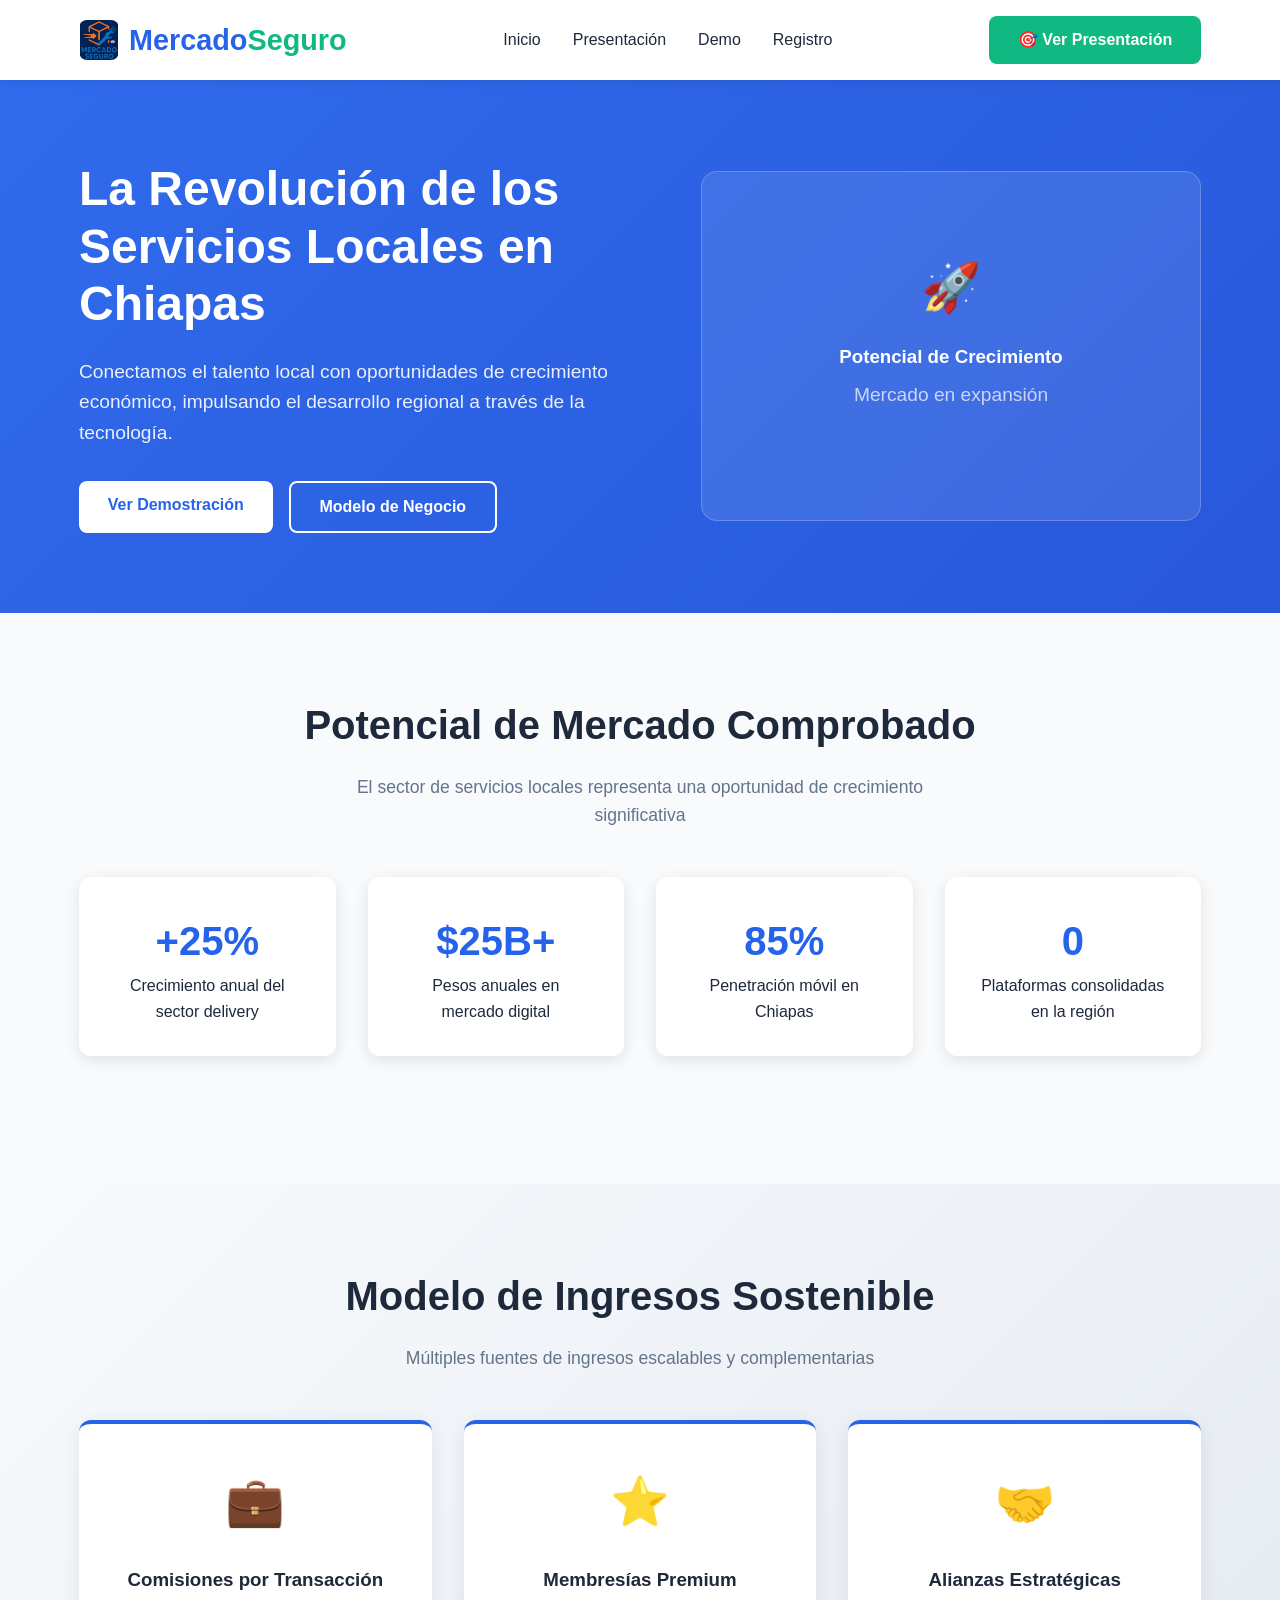
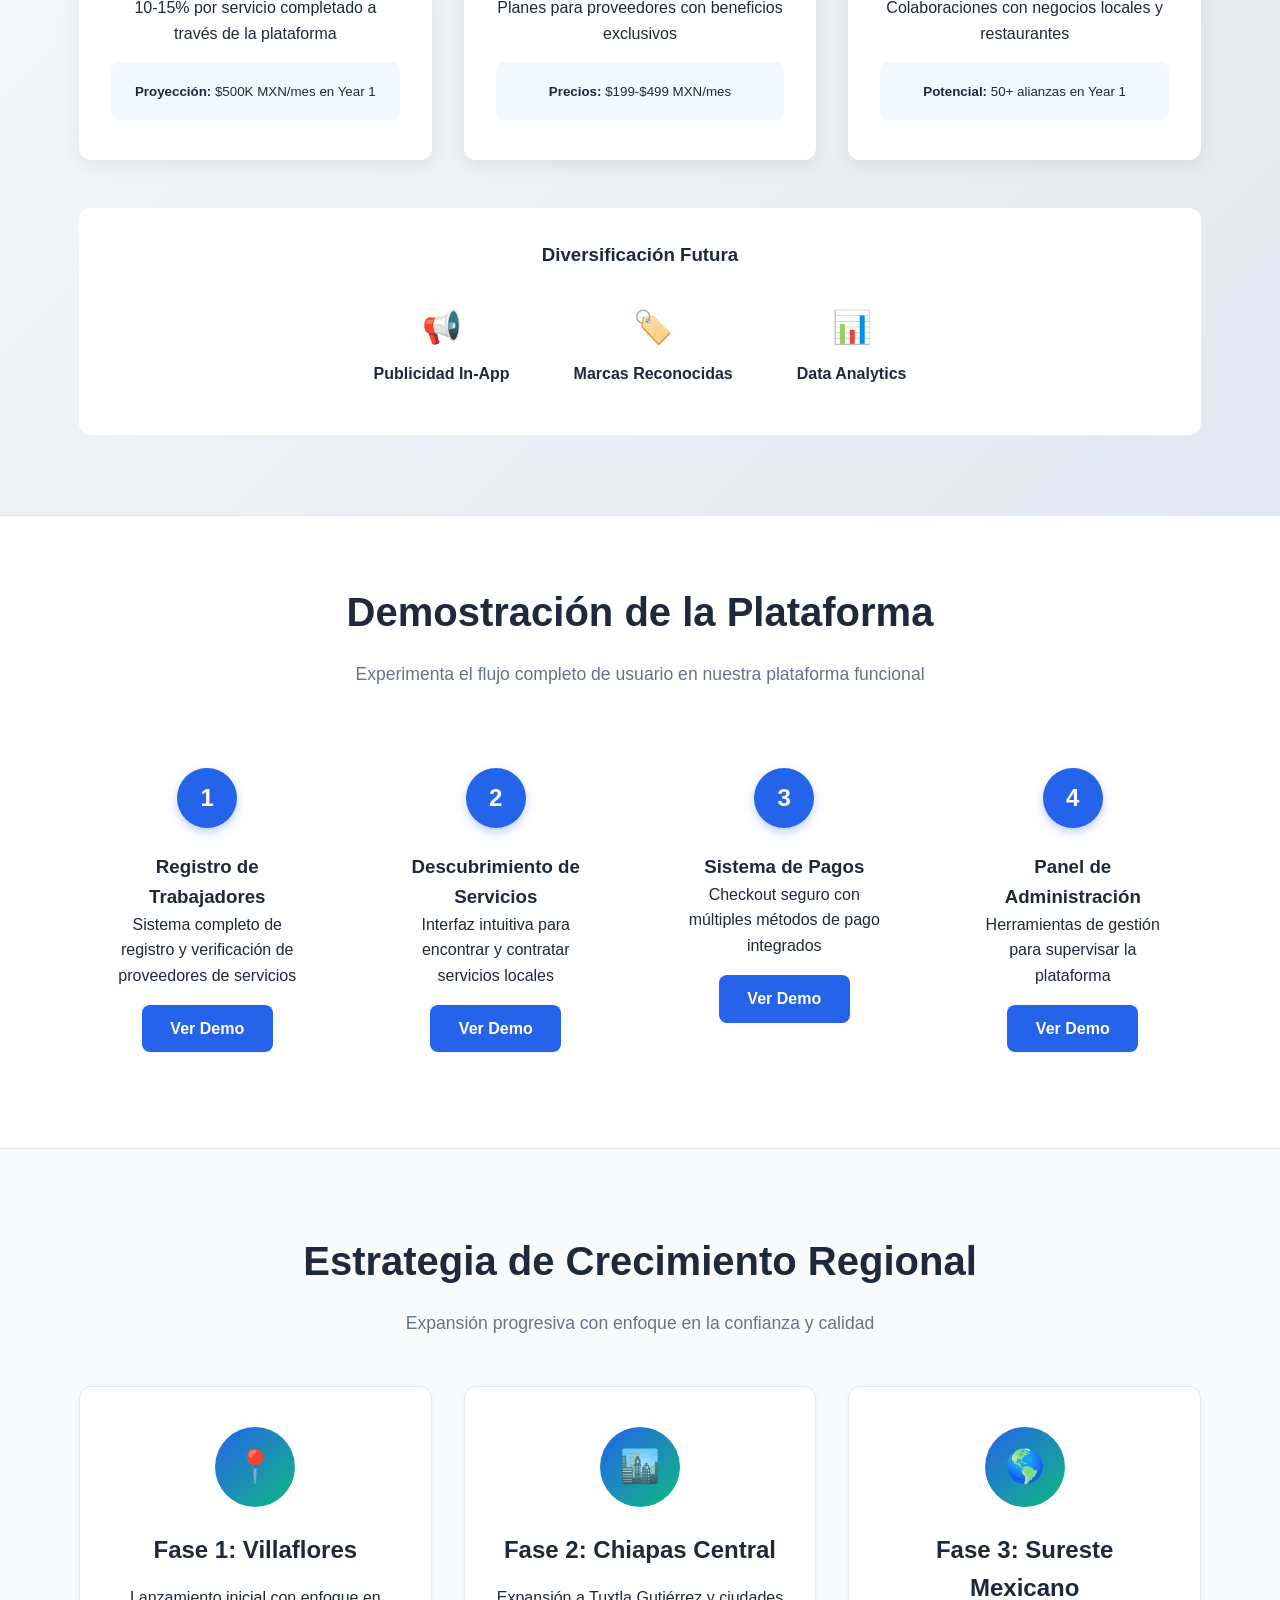
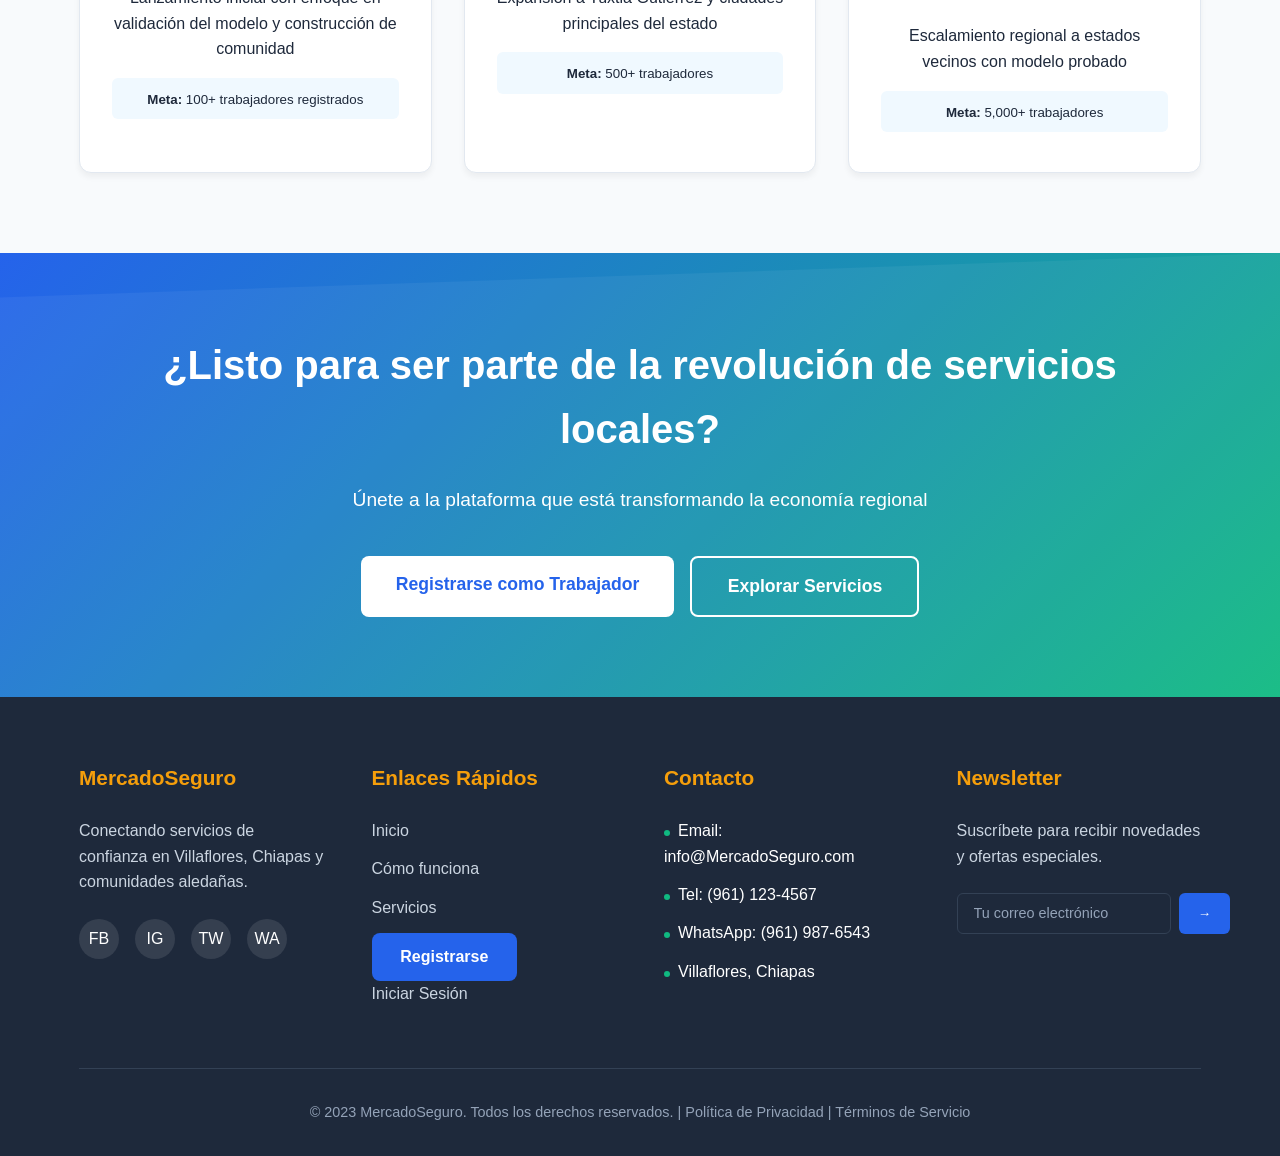
<file: index.html>
<!DOCTYPE html>
<html lang="es">
<head>
    <meta charset="UTF-8">
    <meta name="viewport" content="width=device-width, initial-scale=1.0">
    <title>MercadoSeguro - Plataforma de Servicios Locales</title>
    <link rel="stylesheet" href="css/style.css">
    <link rel="stylesheet" href="css/components.css">
    <style>
        .business-model {
            padding: 5rem 0;
            background: linear-gradient(135deg, #f8fafc 0%, #e2e8f0 100%);
        }

        .revenue-cards {
            display: grid;
            grid-template-columns: repeat(auto-fit, minmax(300px, 1fr));
            gap: 2rem;
            margin-top: 3rem;
        }

        .revenue-card {
            background: white;
            padding: 2.5rem 2rem;
            border-radius: 12px;
            text-align: center;
            box-shadow: 0 4px 20px rgba(0,0,0,0.08);
            border-top: 4px solid var(--primary);
        }

        .revenue-icon {
            font-size: 3rem;
            margin-bottom: 1.5rem;
        }

        .growth-stats {
            display: grid;
            grid-template-columns: repeat(auto-fit, minmax(200px, 1fr));
            gap: 2rem;
            margin: 3rem 0;
        }

        .stat-card {
            background: white;
            padding: 2rem;
            border-radius: 12px;
            text-align: center;
            box-shadow: 0 4px 15px rgba(0,0,0,0.1);
        }

        .stat-number {
            font-size: 2.5rem;
            font-weight: bold;
            color: var(--primary);
            display: block;
        }

        .demo-section {
            background: white;
            padding: 4rem 0;
            border-top: 1px solid var(--light-gray);
            border-bottom: 1px solid var(--light-gray);
        }

        .demo-steps {
            display: grid;
            grid-template-columns: repeat(auto-fit, minmax(250px, 1fr));
            gap: 2rem;
            margin-top: 3rem;
        }

        .demo-step {
            text-align: center;
            padding: 2rem;
        }

        .step-number {
            width: 60px;
            height: 60px;
            background: var(--primary);
            color: white;
            border-radius: 50%;
            display: flex;
            align-items: center;
            justify-content: center;
            font-size: 1.5rem;
            font-weight: bold;
            margin: 0 auto 1.5rem;
        }
    </style>
</head>
<body>
    <!-- Header -->
    <div id="header"></div>

    <!-- Hero Section -->
    <section class="hero">
        <div class="container">
            <div class="hero-content">
                <div class="hero-text fade-in">
                    <h1>La Revolución de los Servicios Locales en Chiapas</h1>
                    <p>Conectamos el talento local con oportunidades de crecimiento económico, impulsando el desarrollo regional a través de la tecnología.</p>
                    <div class="hero-buttons">
                        <a href="trabajadores.html" class="btn">Ver Demostración</a>
                        <a href="#modelo-negocio" class="btn btn-secondary">Modelo de Negocio</a>
                    </div>
                </div>
                <div class="hero-image fade-in">
                    <div class="hero-image-placeholder">
                        <div style="text-align: center; padding: 2rem;">
                            <div style="font-size: 3rem; margin-bottom: 1rem;">🚀</div>
                            <h3 style="color: white; margin-bottom: 0.5rem;">Potencial de Crecimiento</h3>
                            <p style="color: rgba(255,255,255,0.8);">Mercado en expansión</p>
                        </div>
                    </div>
                </div>
            </div>
        </div>
    </section>

    <!-- Estadísticas de Crecimiento -->
    <section class="features">
        <div class="container">
            <div class="section-title">
                <h2>Potencial de Mercado Comprobado</h2>
                <p>El sector de servicios locales representa una oportunidad de crecimiento significativa</p>
            </div>
            
            <div class="growth-stats">
                <div class="stat-card">
                    <span class="stat-number">+25%</span>
                    <p>Crecimiento anual del sector delivery</p>
                </div>
                <div class="stat-card">
                    <span class="stat-number">$25B+</span>
                    <p>Pesos anuales en mercado digital</p>
                </div>
                <div class="stat-card">
                    <span class="stat-number">85%</span>
                    <p>Penetración móvil en Chiapas</p>
                </div>
                <div class="stat-card">
                    <span class="stat-number">0</span>
                    <p>Plataformas consolidadas en la región</p>
                </div>
            </div>
        </div>
    </section>

    <!-- Modelo de Negocio -->
    <section id="modelo-negocio" class="business-model">
        <div class="container">
            <div class="section-title">
                <h2>Modelo de Ingresos Sostenible</h2>
                <p>Múltiples fuentes de ingresos escalables y complementarias</p>
            </div>

            <div class="revenue-cards">
                <div class="revenue-card">
                    <div class="revenue-icon">💼</div>
                    <h3>Comisiones por Transacción</h3>
                    <p>10-15% por servicio completado a través de la plataforma</p>
                    <div style="margin-top: 1rem; padding: 1rem; background: #f0f9ff; border-radius: 8px;">
                        <small><strong>Proyección:</strong> $500K MXN/mes en Year 1</small>
                    </div>
                </div>

                <div class="revenue-card">
                    <div class="revenue-icon">⭐</div>
                    <h3>Membresías Premium</h3>
                    <p>Planes para proveedores con beneficios exclusivos</p>
                    <div style="margin-top: 1rem; padding: 1rem; background: #f0f9ff; border-radius: 8px;">
                        <small><strong>Precios:</strong> $199-$499 MXN/mes</small>
                    </div>
                </div>

                <div class="revenue-card">
                    <div class="revenue-icon">🤝</div>
                    <h3>Alianzas Estratégicas</h3>
                    <p>Colaboraciones con negocios locales y restaurantes</p>
                    <div style="margin-top: 1rem; padding: 1rem; background: #f0f9ff; border-radius: 8px;">
                        <small><strong>Potencial:</strong> 50+ alianzas en Year 1</small>
                    </div>
                </div>
            </div>

            <!-- Fuentes Futuras -->
            <div style="text-align: center; margin-top: 3rem; padding: 2rem; background: white; border-radius: 12px;">
                <h3 style="margin-bottom: 1rem;">Diversificación Futura</h3>
                <div style="display: flex; justify-content: center; gap: 2rem; flex-wrap: wrap;">
                    <div style="padding: 1rem;">
                        <div style="font-size: 2rem; margin-bottom: 0.5rem;">📢</div>
                        <strong>Publicidad In-App</strong>
                    </div>
                    <div style="padding: 1rem;">
                        <div style="font-size: 2rem; margin-bottom: 0.5rem;">🏷️</div>
                        <strong>Marcas Reconocidas</strong>
                    </div>
                    <div style="padding: 1rem;">
                        <div style="font-size: 2rem; margin-bottom: 0.5rem;">📊</div>
                        <strong>Data Analytics</strong>
                    </div>
                </div>
            </div>
        </div>
    </section>

    <!-- Demostración Interactiva -->
    <section class="demo-section">
        <div class="container">
            <div class="section-title">
                <h2>Demostración de la Plataforma</h2>
                <p>Experimenta el flujo completo de usuario en nuestra plataforma funcional</p>
            </div>

            <div class="demo-steps">
                <div class="demo-step">
                    <div class="step-number">1</div>
                    <h3>Registro de Trabajadores</h3>
                    <p>Sistema completo de registro y verificación de proveedores de servicios</p>
                    <a href="registro.html" class="btn" style="margin-top: 1rem;">Ver Demo</a>
                </div>

                <div class="demo-step">
                    <div class="step-number">2</div>
                    <h3>Descubrimiento de Servicios</h3>
                    <p>Interfaz intuitiva para encontrar y contratar servicios locales</p>
                    <a href="trabajadores.html" class="btn" style="margin-top: 1rem;">Ver Demo</a>
                </div>

                <div class="demo-step">
                    <div class="step-number">3</div>
                    <h3>Sistema de Pagos</h3>
                    <p>Checkout seguro con múltiples métodos de pago integrados</p>
                    <a href="checkout.html" class="btn" style="margin-top: 1rem;">Ver Demo</a>
                </div>

                <div class="demo-step">
                    <div class="step-number">4</div>
                    <h3>Panel de Administración</h3>
                    <p>Herramientas de gestión para supervisar la plataforma</p>
                    <a href="admin.html" class="btn" style="margin-top: 1rem;">Ver Demo</a>
                </div>
            </div>
        </div>
    </section>

    <!-- Estrategia de Crecimiento -->
    <section class="features">
        <div class="container">
            <div class="section-title">
                <h2>Estrategia de Crecimiento Regional</h2>
                <p>Expansión progresiva con enfoque en la confianza y calidad</p>
            </div>

            <div class="features-grid">
                <div class="feature-card">
                    <div class="feature-icon">📍</div>
                    <h3>Fase 1: Villaflores</h3>
                    <p>Lanzamiento inicial con enfoque en validación del modelo y construcción de comunidad</p>
                    <div style="margin-top: 1rem; padding: 0.5rem; background: #f0f9ff; border-radius: 6px;">
                        <small><strong>Meta:</strong> 100+ trabajadores registrados</small>
                    </div>
                </div>

                <div class="feature-card">
                    <div class="feature-icon">🏙️</div>
                    <h3>Fase 2: Chiapas Central</h3>
                    <p>Expansión a Tuxtla Gutiérrez y ciudades principales del estado</p>
                    <div style="margin-top: 1rem; padding: 0.5rem; background: #f0f9ff; border-radius: 6px;">
                        <small><strong>Meta:</strong> 500+ trabajadores</small>
                    </div>
                </div>

                <div class="feature-card">
                    <div class="feature-icon">🌎</div>
                    <h3>Fase 3: Sureste Mexicano</h3>
                    <p>Escalamiento regional a estados vecinos con modelo probado</p>
                    <div style="margin-top: 1rem; padding: 0.5rem; background: #f0f9ff; border-radius: 6px;">
                        <small><strong>Meta:</strong> 5,000+ trabajadores</small>
                    </div>
                </div>
            </div>
        </div>
    </section>

    <!-- CTA Final -->
    <section class="cta">
        <div class="container">
            <h2 class="fade-in">¿Listo para ser parte de la revolución de servicios locales?</h2>
            <p class="fade-in">Únete a la plataforma que está transformando la economía regional</p>
            <div class="cta-buttons">
                <a href="registro.html" class="btn">Registrarse como Trabajador</a>
                <a href="trabajadores.html" class="btn btn-secondary">Explorar Servicios</a>
            </div>
        </div>
    </section>

    <!-- Footer -->
    <div id="footer"></div>

    <script src="js/main.js"></script>
</body>
</html>
</file>
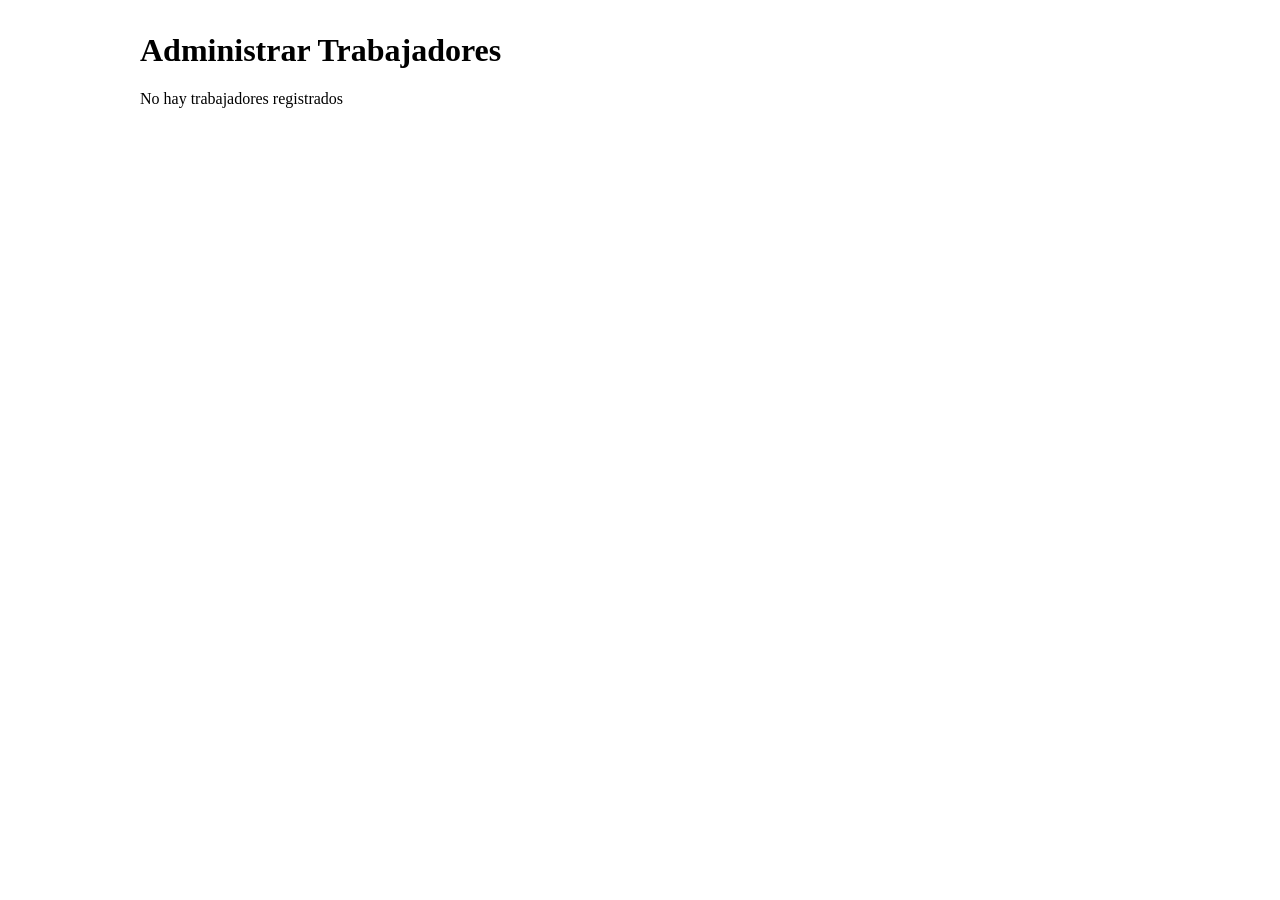
<file: admin.html>
<!DOCTYPE html>
<html lang="es">
<head>
    <meta charset="UTF-8">
    <meta name="viewport" content="width=device-width, initial-scale=1.0">
    <title>Administrar Trabajadores - MercadoSeguro</title>
    <style>
        .admin-container { max-width: 1000px; margin: 2rem auto; padding: 0 1rem; }
        .worker-item { 
            background: white; 
            padding: 1.5rem; 
            margin-bottom: 1rem; 
            border-radius: 8px; 
            box-shadow: 0 2px 5px rgba(0,0,0,0.1);
            border-left: 4px solid #2563eb;
        }
        .worker-header { display: flex; justify-content: between; align-items: center; margin-bottom: 1rem; }
        .worker-actions { display: flex; gap: 0.5rem; }
        .btn { padding: 0.5rem 1rem; border: none; border-radius: 4px; cursor: pointer; }
        .btn-edit { background: #f59e0b; color: white; }
        .btn-delete { background: #ef4444; color: white; }
        .edit-form { display: none; margin-top: 1rem; padding: 1rem; background: #f8fafc; border-radius: 4px; }
        .form-group { margin-bottom: 1rem; }
        .form-input { width: 100%; padding: 0.5rem; border: 1px solid #ddd; border-radius: 4px; }
    </style>
</head>
<body>
    <div class="admin-container">
        <h1>Administrar Trabajadores</h1>
        <div id="workersList"></div>
    </div>

    <script src="js/sheets-api.js"></script>
    <script>
        let allWorkers = [];

        // Cargar trabajadores
        async function loadWorkers() {
            try {
                allWorkers = await JSONBinAPI.getWorkers();
                displayWorkers();
            } catch (error) {
                console.error('Error cargando trabajadores:', error);
                alert('Error al cargar trabajadores');
            }
        }

        // Mostrar trabajadores
        function displayWorkers() {
            const workersList = document.getElementById('workersList');
            workersList.innerHTML = '';

            if (allWorkers.length === 0) {
                workersList.innerHTML = '<p>No hay trabajadores registrados</p>';
                return;
            }

            allWorkers.forEach((worker, index) => {
                const workerDiv = document.createElement('div');
                workerDiv.className = 'worker-item';
                workerDiv.innerHTML = `
                    <div class="worker-header">
                        <h3>${worker.nombre} - ${worker.telefono}</h3>
                        <div class="worker-actions">
                            <button class="btn btn-edit" onclick="toggleEditForm(${index})">Editar</button>
                            <button class="btn btn-delete" onclick="deleteWorker(${index})">Eliminar</button>
                        </div>
                    </div>
                    <p><strong>Servicios:</strong> ${worker.servicios.join(', ')}</p>
                    <p><strong>Descripción:</strong> ${worker.descripcion}</p>
                    <p><strong>Valoración:</strong> ${worker.valoracion} ⭐</p>
                    
                    <div id="editForm-${index}" class="edit-form">
                        <h4>Editar Trabajador</h4>
                        <div class="form-group">
                            <label>Nombre:</label>
                            <input type="text" class="form-input" id="editNombre-${index}" value="${worker.nombre}">
                        </div>
                        <div class="form-group">
                            <label>Teléfono:</label>
                            <input type="text" class="form-input" id="editTelefono-${index}" value="${worker.telefono}">
                        </div>
                        <div class="form-group">
                            <label>Descripción:</label>
                            <textarea class="form-input" id="editDescripcion-${index}">${worker.descripcion}</textarea>
                        </div>
                        <div class="form-group">
                            <label>Valoración:</label>
                            <input type="number" class="form-input" id="editValoracion-${index}" value="${worker.valoracion}" min="0" max="5" step="0.1">
                        </div>
                        <button class="btn" onclick="saveWorkerEdit(${index})">Guardar Cambios</button>
                        <button class="btn" onclick="toggleEditForm(${index})">Cancelar</button>
                    </div>
                `;
                workersList.appendChild(workerDiv);
            });
        }

        // Mostrar/ocultar formulario de edición
        function toggleEditForm(index) {
            const form = document.getElementById(`editForm-${index}`);
            form.style.display = form.style.display === 'block' ? 'none' : 'block';
        }

        // Guardar cambios de un trabajador
        async function saveWorkerEdit(index) {
            const worker = allWorkers[index];
            
            worker.nombre = document.getElementById(`editNombre-${index}`).value;
            worker.telefono = document.getElementById(`editTelefono-${index}`).value;
            worker.descripcion = document.getElementById(`editDescripcion-${index}`).value;
            worker.valoracion = parseFloat(document.getElementById(`editValoracion-${index}`).value);

            try {
                // Actualizar en JSONBin
                const response = await fetch(`https://api.jsonbin.io/v3/b/69064896ae596e708f3d107c`, {
                    method: 'PUT',
                    headers: {
                        'Content-Type': 'application/json',
                        'X-Master-Key': '$2a$10$sSJtWMrOWB0ji.mahbccs.yEsl7ZMu9Iun/D.fTR29gUyDgfNYomq',
                        'X-Bin-Versioning': 'false'
                    },
                    body: JSON.stringify(allWorkers)
                });

                if (response.ok) {
                    alert('Cambios guardados exitosamente');
                    toggleEditForm(index);
                    // Actualizar localStorage
                    localStorage.setItem('MercadoSeguro_workers', JSON.stringify(allWorkers));
                } else {
                    throw new Error('Error guardando cambios');
                }
            } catch (error) {
                console.error('Error guardando cambios:', error);
                alert('Error al guardar cambios');
            }
        }

        // Eliminar trabajador
        async function deleteWorker(index) {
            if (!confirm('¿Estás seguro de que quieres eliminar este trabajador?')) {
                return;
            }

            allWorkers.splice(index, 1);

            try {
                const response = await fetch(`https://api.jsonbin.io/v3/b/69064896ae596e708f3d107c`, {
                    method: 'PUT',
                    headers: {
                        'Content-Type': 'application/json',
                        'X-Master-Key': '$2a$10$sSJtWMrOWB0ji.mahbccs.yEsl7ZMu9Iun/D.fTR29gUyDgfNYomq',
                        'X-Bin-Versioning': 'false'
                    },
                    body: JSON.stringify(allWorkers)
                });

                if (response.ok) {
                    alert('Trabajador eliminado exitosamente');
                    loadWorkers(); // Recargar la lista
                } else {
                    throw new Error('Error eliminando trabajador');
                }
            } catch (error) {
                console.error('Error eliminando trabajador:', error);
                alert('Error al eliminar trabajador');
            }
        }

        // Cargar trabajadores al iniciar
        document.addEventListener('DOMContentLoaded', loadWorkers);
    </script>
</body>
</html>
</file>
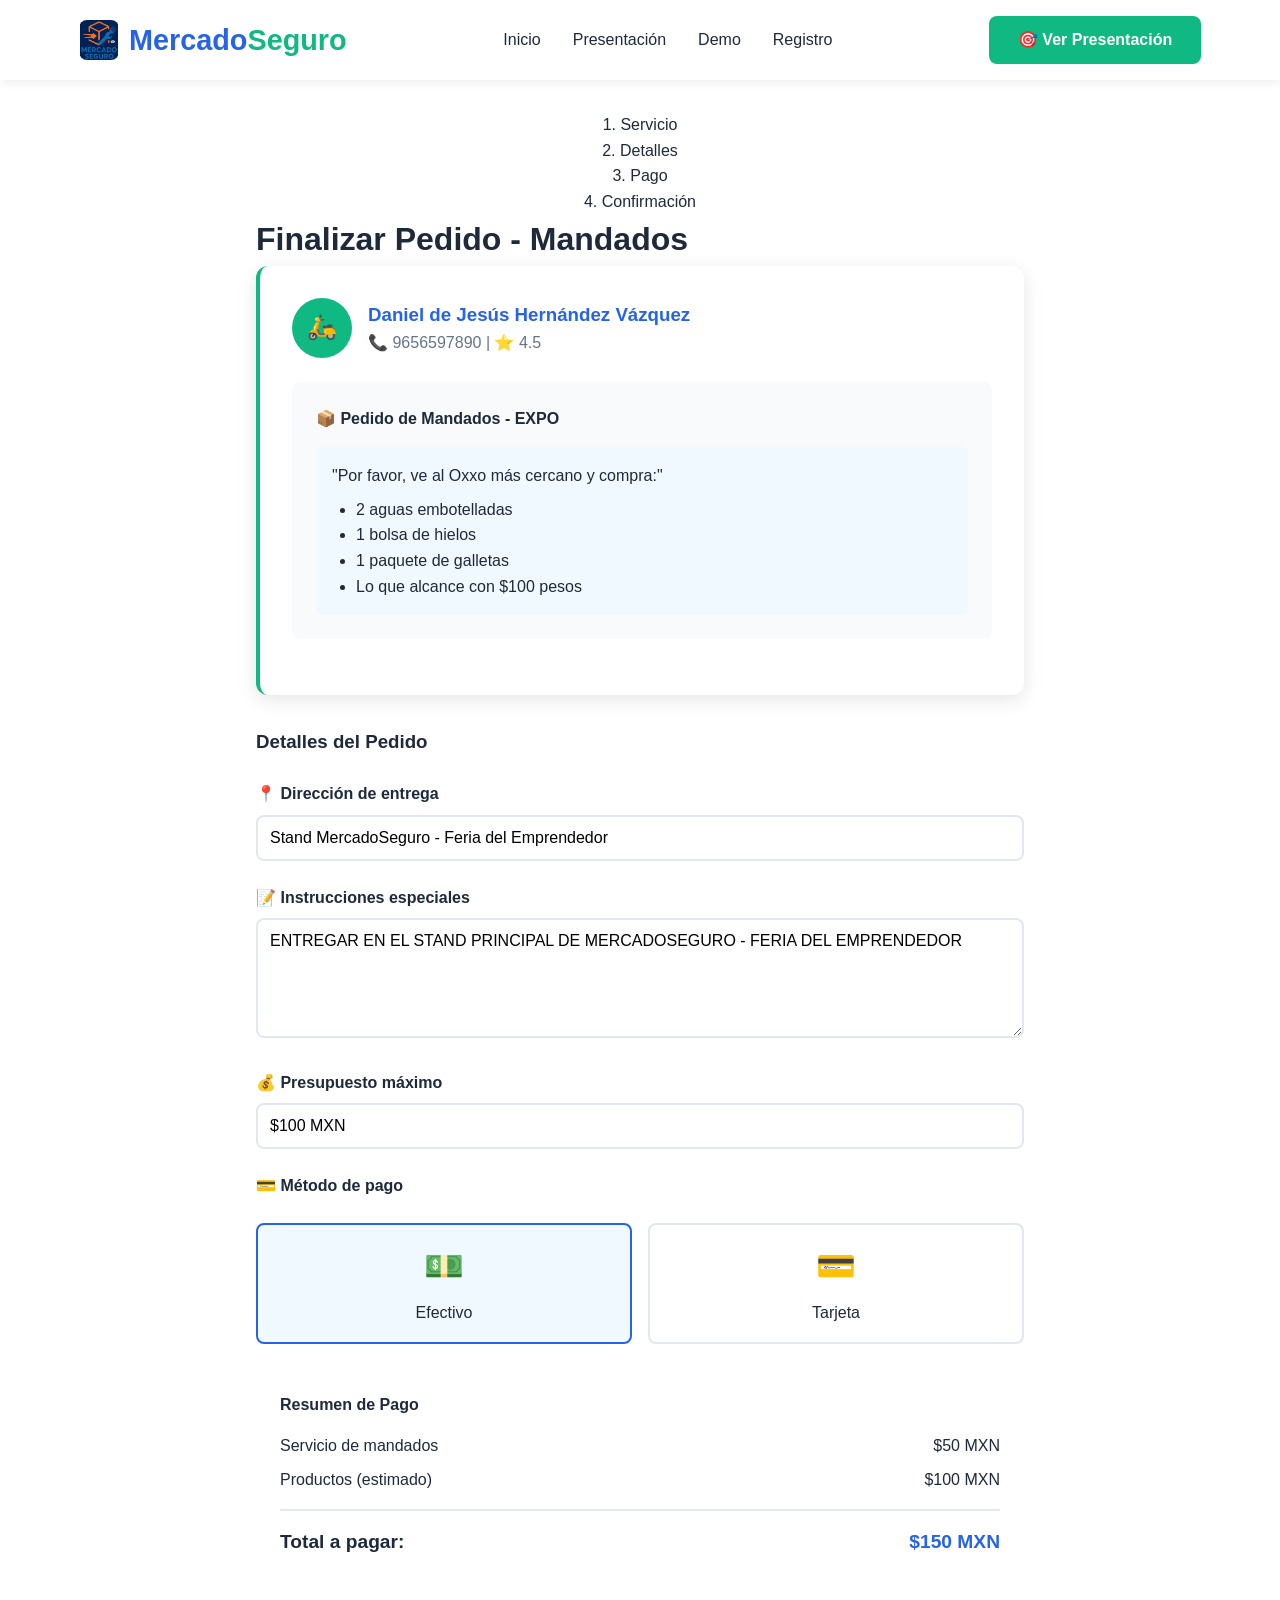
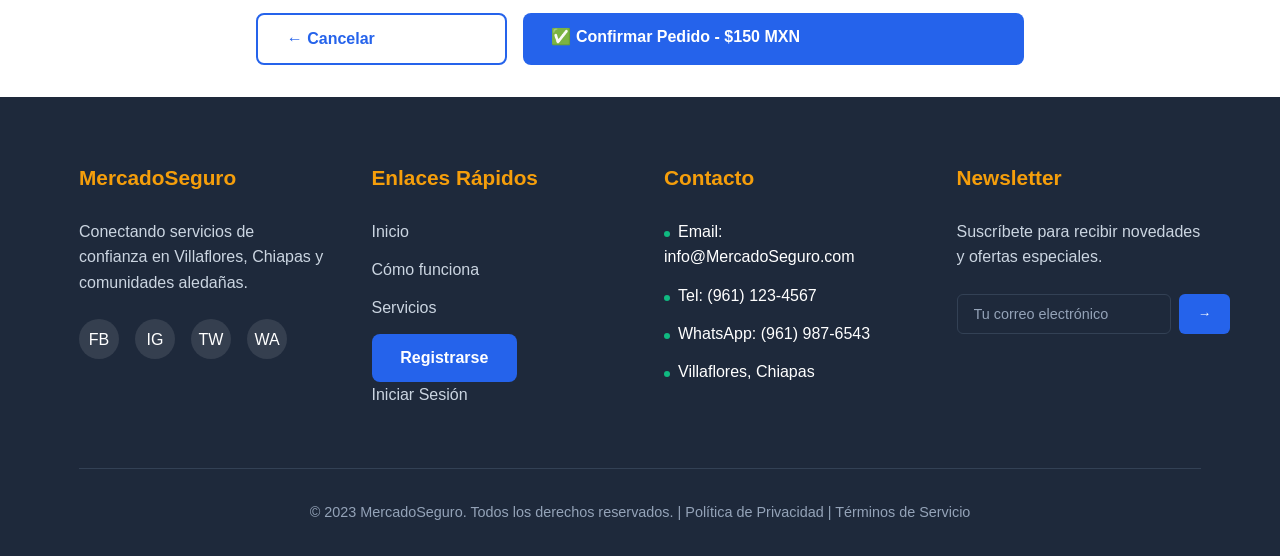
<file: checkout-daniel.html>
<!DOCTYPE html>
<html lang="es">
<head>
    <meta charset="UTF-8">
    <meta name="viewport" content="width=device-width, initial-scale=1.0">
    <title>Checkout - Mandados - MercadoSeguro</title>
    <link rel="stylesheet" href="css/style.css">
    <link rel="stylesheet" href="css/components.css">
    <style>
        .checkout-container {
            max-width: 800px;
            margin: 2rem auto;
            padding: 0 1rem;
        }

        .service-summary {
            background: white;
            padding: 2rem;
            border-radius: 12px;
            box-shadow: 0 5px 20px rgba(0,0,0,0.1);
            margin-bottom: 2rem;
            border-left: 4px solid #10b981;
        }

        .order-details {
            background: #f8fafc;
            padding: 1.5rem;
            border-radius: 8px;
            margin: 1.5rem 0;
        }

        .form-group {
            margin-bottom: 1.5rem;
        }

        .form-label {
            display: block;
            margin-bottom: 0.5rem;
            font-weight: 600;
            color: var(--dark);
        }

        .form-input, .form-textarea, .form-select {
            width: 100%;
            padding: 0.75rem;
            border: 2px solid #e2e8f0;
            border-radius: 8px;
            font-size: 1rem;
            transition: border-color 0.3s;
        }

        .form-input:focus, .form-textarea:focus, .form-select:focus {
            outline: none;
            border-color: var(--primary);
        }

        .payment-methods {
            display: grid;
            grid-template-columns: repeat(auto-fit, minmax(150px, 1fr));
            gap: 1rem;
            margin: 1.5rem 0;
        }

        .payment-method {
            border: 2px solid #e2e8f0;
            border-radius: 8px;
            padding: 1rem;
            text-align: center;
            cursor: pointer;
            transition: all 0.3s;
        }

        .payment-method.selected {
            border-color: var(--primary);
            background: #f0f9ff;
        }

        .price-breakdown {
            background: white;
            padding: 1.5rem;
            border-radius: 8px;
            margin: 1.5rem 0;
        }

        .price-item {
            display: flex;
            justify-content: space-between;
            margin-bottom: 0.5rem;
        }

        .price-total {
            display: flex;
            justify-content: space-between;
            font-size: 1.2rem;
            font-weight: bold;
            padding-top: 1rem;
            border-top: 2px solid #e2e8f0;
            margin-top: 1rem;
        }
    </style>
</head>
<body>
    <div id="header"></div>

    <div class="container">
        <div class="checkout-container">
            <!-- Progress Steps -->
            <div class="progress-steps">
                <div class="step completed">1. Servicio</div>
                <div class="step completed">2. Detalles</div>
                <div class="step active">3. Pago</div>
                <div class="step">4. Confirmación</div>
            </div>

            <h1>Finalizar Pedido - Mandados</h1>

            <!-- Resumen del Servicio -->
            <div class="service-summary">
                <div style="display: flex; align-items: center; gap: 1rem; margin-bottom: 1rem;">
                    <div style="width: 60px; height: 60px; background: #10b981; border-radius: 50%; display: flex; align-items: center; justify-content: center; color: white; font-size: 1.5rem;">
                        🛵
                    </div>
                    <div>
                        <h3 style="margin: 0; color: var(--primary);">Daniel de Jesús Hernández Vázquez</h3>
                        <p style="margin: 0; color: var(--gray);">📞 9656597890 | ⭐ 4.5</p>
                    </div>
                </div>
                
                <div class="order-details">
                    <h4 style="margin-bottom: 1rem;">📦 Pedido de Mandados - EXPO</h4>
                    <div style="background: #f0f9ff; padding: 1rem; border-radius: 6px;">
                        <p style="margin: 0; font-weight: 500;">"Por favor, ve al Oxxo más cercano y compra:"</p>
                        <ul style="margin: 0.5rem 0 0 0; padding-left: 1.5rem;">
                            <li>2 aguas embotelladas</li>
                            <li>1 bolsa de hielos</li>
                            <li>1 paquete de galletas</li>
                            <li>Lo que alcance con $100 pesos</li>
                        </ul>
                    </div>
                </div>
            </div>

            <!-- Formulario de Pedido -->
            <div class="checkout-card">
                <h3 style="margin-bottom: 1.5rem;">Detalles del Pedido</h3>
                
                <div class="form-group">
                    <label class="form-label">📍 Dirección de entrega</label>
                    <input type="text" class="form-input" value="Stand MercadoSeguro - Feria del Emprendedor" readonly>
                </div>

                <div class="form-group">
                    <label class="form-label">📝 Instrucciones especiales</label>
                    <textarea class="form-textarea" rows="3" readonly>ENTREGAR EN EL STAND PRINCIPAL DE MERCADOSEGURO - FERIA DEL EMPRENDEDOR</textarea>
                </div>

                <div class="form-group">
                    <label class="form-label">💰 Presupuesto máximo</label>
                    <input type="text" class="form-input" value="$100 MXN" readonly>
                </div>

                <!-- Método de Pago -->
                <div class="form-group">
                    <label class="form-label">💳 Método de pago</label>
                    <div class="payment-methods">
                        <div class="payment-method selected" onclick="selectPayment(this)">
                            <div style="font-size: 2rem; margin-bottom: 0.5rem;">💵</div>
                            Efectivo
                        </div>
                        <div class="payment-method" onclick="selectPayment(this)">
                            <div style="font-size: 2rem; margin-bottom: 0.5rem;">💳</div>
                            Tarjeta
                        </div>
                    </div>
                </div>

                <!-- Desglose de Precios -->
                <div class="price-breakdown">
                    <h4 style="margin-bottom: 1rem;">Resumen de Pago</h4>
                    <div class="price-item">
                        <span>Servicio de mandados</span>
                        <span>$50 MXN</span>
                    </div>
                    <div class="price-item">
                        <span>Productos (estimado)</span>
                        <span>$100 MXN</span>
                    </div>
                    <div class="price-total">
                        <span>Total a pagar:</span>
                        <span style="color: var(--primary);">$150 MXN</span>
                    </div>
                </div>

                <!-- Botones de Acción -->
                <div style="display: grid; grid-template-columns: 1fr 2fr; gap: 1rem; margin-top: 2rem;">
                    <a href="trabajadores.html" class="btn btn-secondary">
                        ← Cancelar
                    </a>
                    <a href="payment-success-daniel.html" class="btn" onclick="simulatePayment()">
                        ✅ Confirmar Pedido - $150 MXN
                    </a>
                </div>
            </div>
        </div>
    </div>

    <div id="footer"></div>

    <script src="js/main.js"></script>
    <script>
        function selectPayment(element) {
            document.querySelectorAll('.payment-method').forEach(el => {
                el.classList.remove('selected');
            });
            element.classList.add('selected');
        }

        function simulatePayment() {
            // Simular procesamiento de pago
            const btn = event.target;
            const originalText = btn.innerHTML;
            btn.innerHTML = '🔄 Procesando...';
            btn.disabled = true;
            
            setTimeout(() => {
                // La redirección se hará con el link
            }, 1500);
        }

        // Cargar componentes
        document.addEventListener('DOMContentLoaded', function() {
            loadComponent('header', 'components/header.html');
            loadComponent('footer', 'components/footer.html');
        });
    </script>
</body>
</html>
</file>
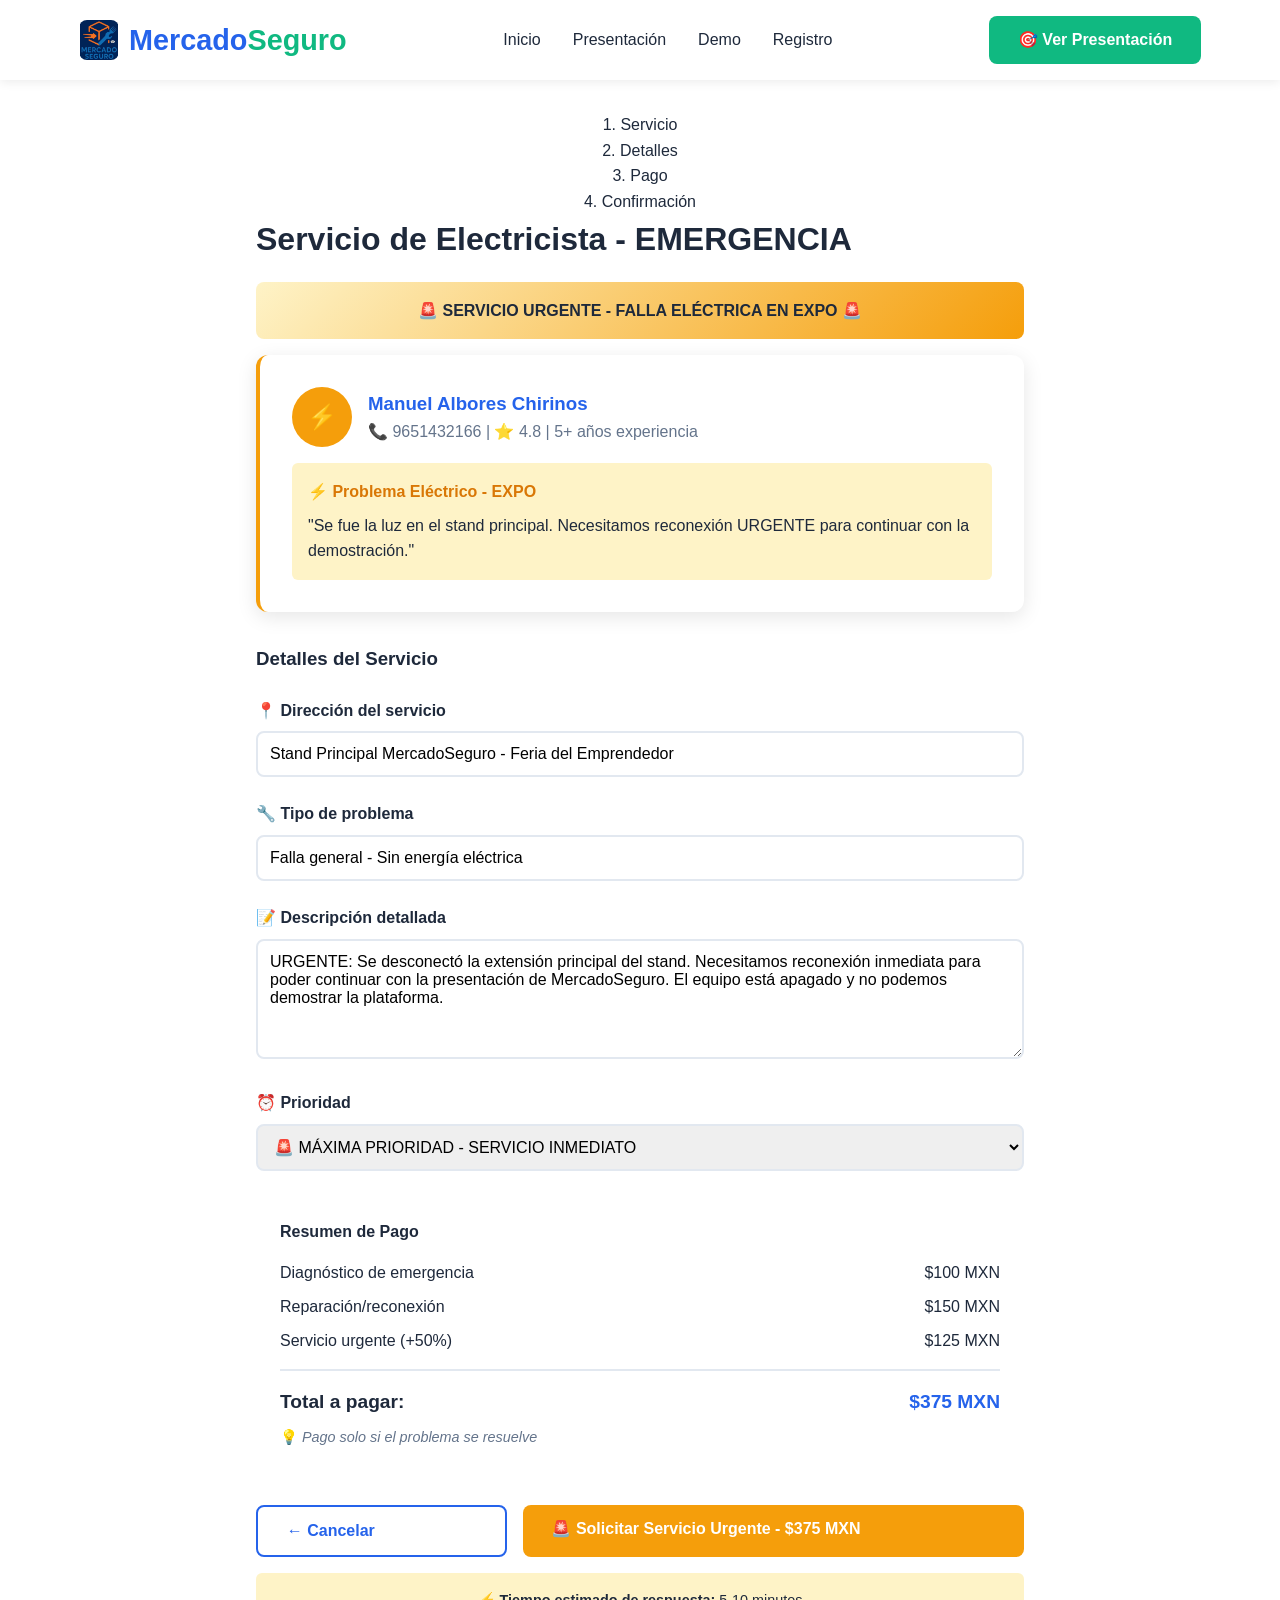
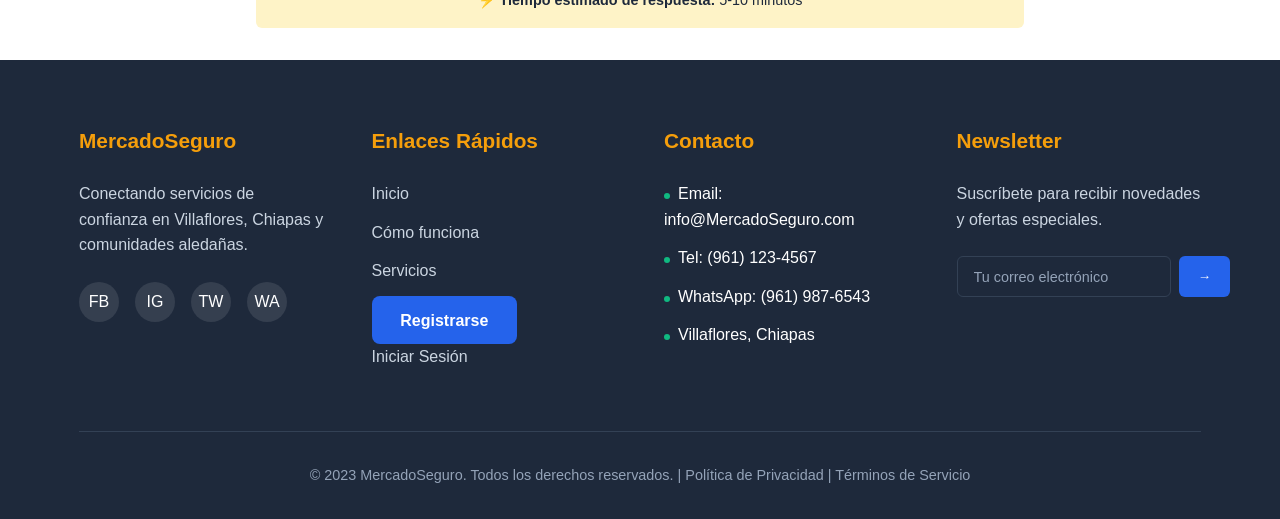
<file: checkout-manuel.html>
<!DOCTYPE html>
<html lang="es">
<head>
    <meta charset="UTF-8">
    <meta name="viewport" content="width=device-width, initial-scale=1.0">
    <title>Checkout - Electricista - MercadoSeguro</title>
    <link rel="stylesheet" href="css/style.css">
    <link rel="stylesheet" href="css/components.css">
    <style>
        .checkout-container {
            max-width: 800px;
            margin: 2rem auto;
            padding: 0 1rem;
        }

        .service-summary {
            background: white;
            padding: 2rem;
            border-radius: 12px;
            box-shadow: 0 5px 20px rgba(0,0,0,0.1);
            margin-bottom: 2rem;
            border-left: 4px solid #f59e0b;
        }

        .emergency-banner {
            background: linear-gradient(135deg, #fef3c7, #f59e0b);
            padding: 1rem;
            border-radius: 8px;
            margin: 1rem 0;
            text-align: center;
            font-weight: bold;
        }

        .form-group {
            margin-bottom: 1.5rem;
        }

        .form-label {
            display: block;
            margin-bottom: 0.5rem;
            font-weight: 600;
            color: var(--dark);
        }

        .form-input, .form-textarea, .form-select {
            width: 100%;
            padding: 0.75rem;
            border: 2px solid #e2e8f0;
            border-radius: 8px;
            font-size: 1rem;
            transition: border-color 0.3s;
        }

        .price-breakdown {
            background: white;
            padding: 1.5rem;
            border-radius: 8px;
            margin: 1.5rem 0;
        }

        .price-item {
            display: flex;
            justify-content: space-between;
            margin-bottom: 0.5rem;
        }

        .price-total {
            display: flex;
            justify-content: space-between;
            font-size: 1.2rem;
            font-weight: bold;
            padding-top: 1rem;
            border-top: 2px solid #e2e8f0;
            margin-top: 1rem;
        }
    </style>
</head>
<body>
    <div id="header"></div>

    <div class="container">
        <div class="checkout-container">
            <!-- Progress Steps -->
            <div class="progress-steps">
                <div class="step completed">1. Servicio</div>
                <div class="step completed">2. Detalles</div>
                <div class="step active">3. Pago</div>
                <div class="step">4. Confirmación</div>
            </div>

            <h1>Servicio de Electricista - EMERGENCIA</h1>

            <!-- Banner de Emergencia -->
            <div class="emergency-banner">
                🚨 SERVICIO URGENTE - FALLA ELÉCTRICA EN EXPO 🚨
            </div>

            <!-- Resumen del Servicio -->
            <div class="service-summary">
                <div style="display: flex; align-items: center; gap: 1rem; margin-bottom: 1rem;">
                    <div style="width: 60px; height: 60px; background: #f59e0b; border-radius: 50%; display: flex; align-items: center; justify-content: center; color: white; font-size: 1.5rem;">
                        ⚡
                    </div>
                    <div>
                        <h3 style="margin: 0; color: var(--primary);">Manuel Albores Chirinos</h3>
                        <p style="margin: 0; color: var(--gray);">📞 9651432166 | ⭐ 4.8 | 5+ años experiencia</p>
                    </div>
                </div>
                
                <div style="background: #fef3c7; padding: 1rem; border-radius: 6px; margin-top: 1rem;">
                    <h4 style="margin: 0 0 0.5rem 0; color: #d97706;">⚡ Problema Eléctrico - EXPO</h4>
                    <p style="margin: 0;">"Se fue la luz en el stand principal. Necesitamos reconexión URGENTE para continuar con la demostración."</p>
                </div>
            </div>

            <!-- Formulario de Servicio -->
            <div class="checkout-card">
                <h3 style="margin-bottom: 1.5rem;">Detalles del Servicio</h3>
                
                <div class="form-group">
                    <label class="form-label">📍 Dirección del servicio</label>
                    <input type="text" class="form-input" value="Stand Principal MercadoSeguro - Feria del Emprendedor" readonly>
                </div>

                <div class="form-group">
                    <label class="form-label">🔧 Tipo de problema</label>
                    <input type="text" class="form-input" value="Falla general - Sin energía eléctrica" readonly>
                </div>

                <div class="form-group">
                    <label class="form-label">📝 Descripción detallada</label>
                    <textarea class="form-textarea" rows="3" readonly>URGENTE: Se desconectó la extensión principal del stand. Necesitamos reconexión inmediata para poder continuar con la presentación de MercadoSeguro. El equipo está apagado y no podemos demostrar la plataforma.</textarea>
                </div>

                <div class="form-group">
                    <label class="form-label">⏰ Prioridad</label>
                    <select class="form-select" readonly>
                        <option selected>🚨 MÁXIMA PRIORIDAD - SERVICIO INMEDIATO</option>
                    </select>
                </div>

                <!-- Desglose de Precios -->
                <div class="price-breakdown">
                    <h4 style="margin-bottom: 1rem;">Resumen de Pago</h4>
                    <div class="price-item">
                        <span>Diagnóstico de emergencia</span>
                        <span>$100 MXN</span>
                    </div>
                    <div class="price-item">
                        <span>Reparación/reconexión</span>
                        <span>$150 MXN</span>
                    </div>
                    <div class="price-item">
                        <span>Servicio urgente (+50%)</span>
                        <span>$125 MXN</span>
                    </div>
                    <div class="price-total">
                        <span>Total a pagar:</span>
                        <span style="color: var(--primary);">$375 MXN</span>
                    </div>
                    <p style="margin: 0.5rem 0 0 0; font-size: 0.9rem; color: var(--gray);">
                        💡 <em>Pago solo si el problema se resuelve</em>
                    </p>
                </div>

                <!-- Botones de Acción -->
                <div style="display: grid; grid-template-columns: 1fr 2fr; gap: 1rem; margin-top: 2rem;">
                    <a href="trabajadores.html" class="btn btn-secondary">
                        ← Cancelar
                    </a>
                    <a href="payment-success-manuel.html" class="btn" style="background: #f59e0b;" onclick="simulateEmergencyPayment()">
                        🚨 Solicitar Servicio Urgente - $375 MXN
                    </a>
                </div>

                <div style="margin-top: 1rem; padding: 1rem; background: #fef3c7; border-radius: 6px; text-align: center;">
                    <p style="margin: 0; font-size: 0.9rem;">
                        ⚡ <strong>Tiempo estimado de respuesta:</strong> 5-10 minutos
                    </p>
                </div>
            </div>
        </div>
    </div>

    <div id="footer"></div>

    <script src="js/main.js"></script>
    <script>
        function simulateEmergencyPayment() {
            // Simular procesamiento de pago urgente
            const btn = event.target;
            const originalText = btn.innerHTML;
            btn.innerHTML = '🚨 SOLICITANDO SERVICIO URGENTE...';
            btn.disabled = true;
            
            // Efecto de emergencia
            document.body.style.animation = 'pulse 0.5s ease-in-out';
            setTimeout(() => {
                document.body.style.animation = '';
            }, 500);
        }

        // Cargar componentes
        document.addEventListener('DOMContentLoaded', function() {
            loadComponent('header', 'components/header.html');
            loadComponent('footer', 'components/footer.html');
        });
    </script>
</body>
</html>
</file>
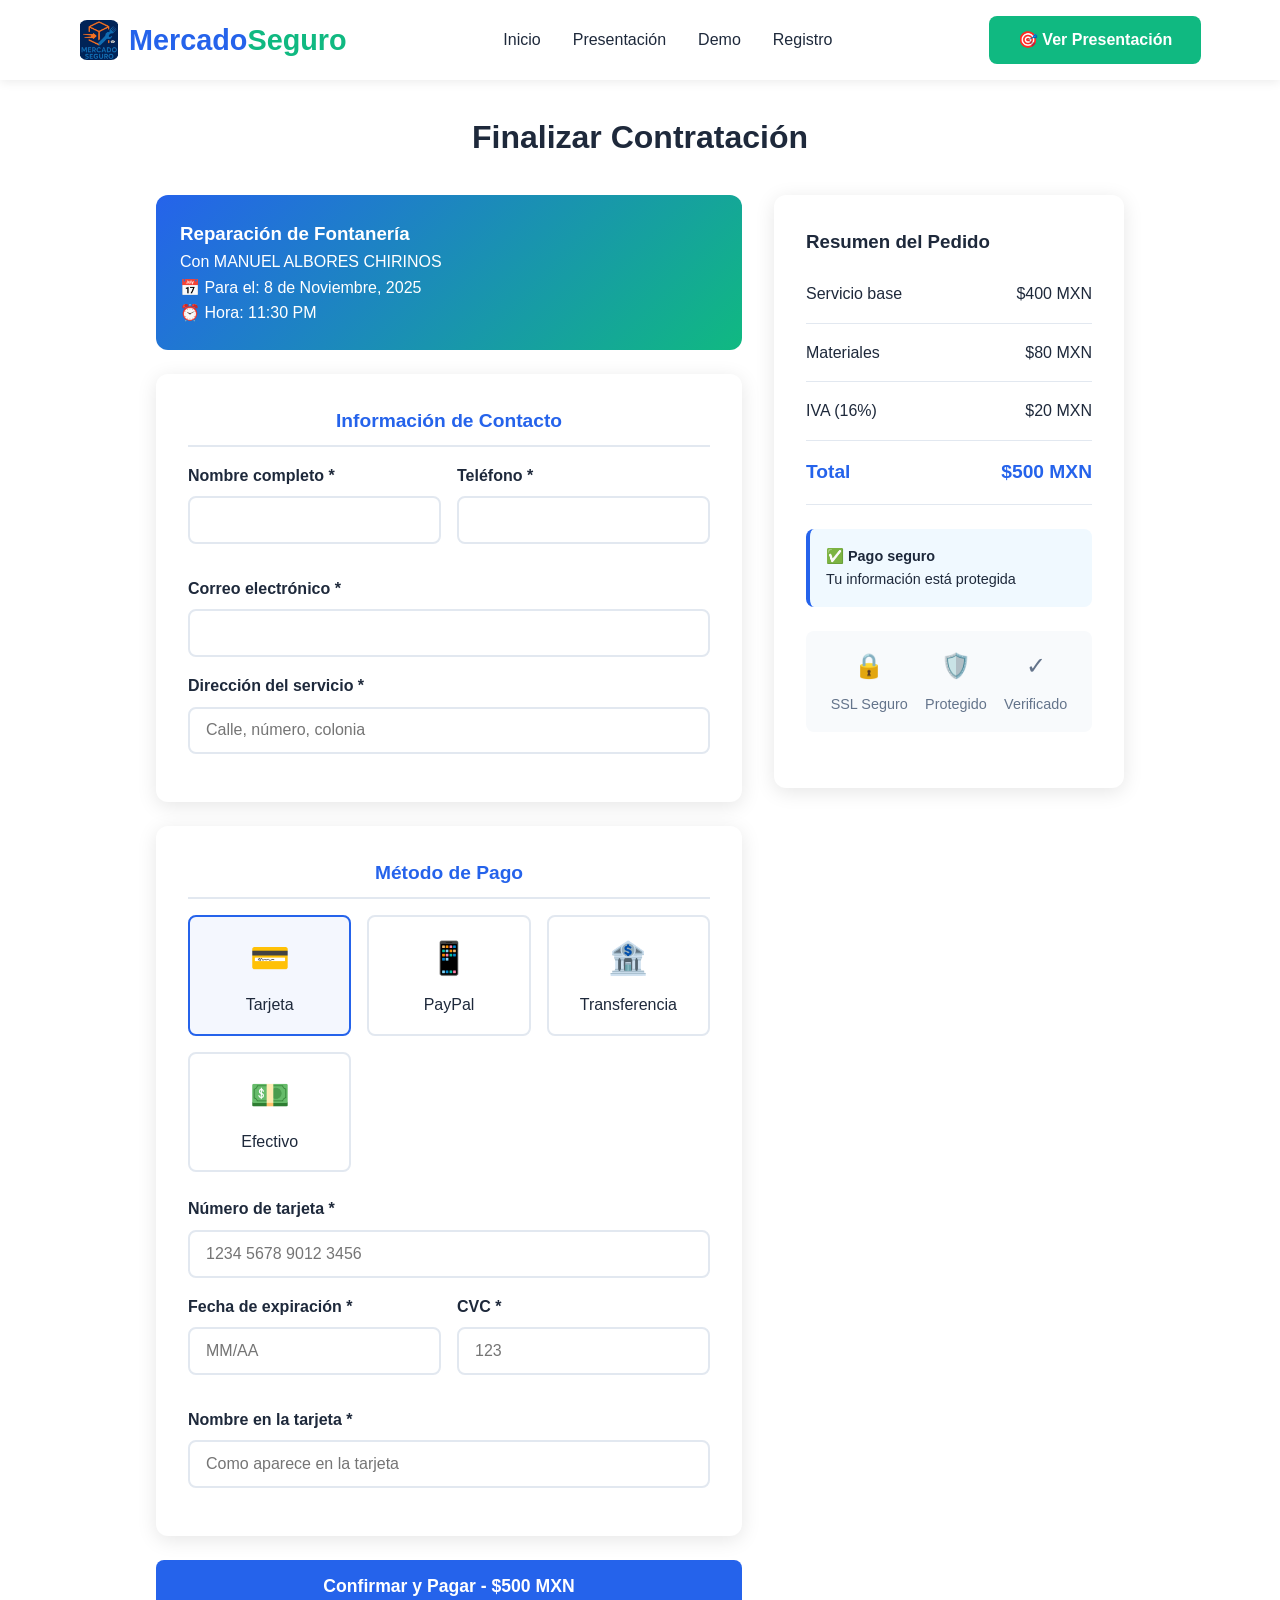
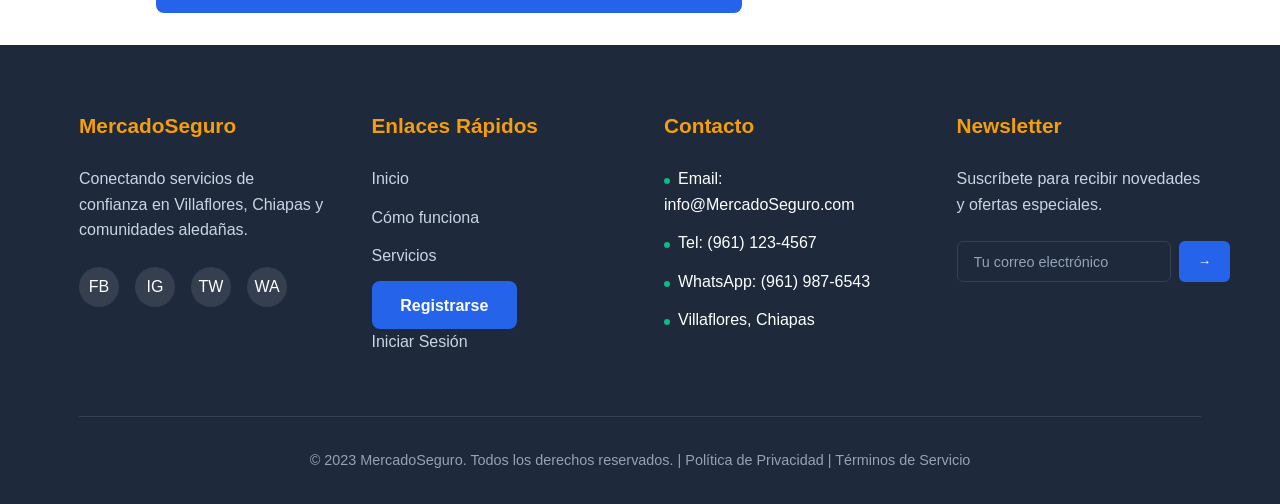
<file: checkout.html>
<!DOCTYPE html>
<html lang="es">
<head>
    <meta charset="UTF-8">
    <meta name="viewport" content="width=device-width, initial-scale=1.0">
    <title>Checkout - MercadoSeguro</title>
    <link rel="stylesheet" href="css/style.css">
    <link rel="stylesheet" href="css/components.css">
    <style>
        .checkout-container {
            max-width: 1000px;
            margin: 2rem auto;
            padding: 0 1rem;
        }

        .checkout-grid {
            display: grid;
            grid-template-columns: 1fr 350px;
            gap: 2rem;
        }

        .checkout-card {
            background: white;
            padding: 2rem;
            border-radius: 12px;
            box-shadow: 0 4px 20px rgba(0,0,0,0.1);
            margin-bottom: 1.5rem;
        }

        .service-summary {
            background: linear-gradient(135deg, #2563eb, #10b981);
            color: white;
            padding: 1.5rem;
            border-radius: 12px;
            margin-bottom: 1.5rem;
        }

        .form-section {
            margin-bottom: 2rem;
        }

        .section-title {
            color: var(--primary);
            margin-bottom: 1rem;
            font-size: 1.2rem;
            border-bottom: 2px solid var(--light-gray);
            padding-bottom: 0.5rem;
        }

        .payment-methods {
            display: grid;
            grid-template-columns: repeat(auto-fit, minmax(150px, 1fr));
            gap: 1rem;
            margin-bottom: 1.5rem;
        }

        .payment-method {
            border: 2px solid var(--light-gray);
            border-radius: 8px;
            padding: 1rem;
            text-align: center;
            cursor: pointer;
            transition: all 0.3s;
        }

        .payment-method:hover {
            border-color: var(--primary);
        }

        .payment-method.selected {
            border-color: var(--primary);
            background: rgba(37, 99, 235, 0.05);
        }

        .payment-icon {
            font-size: 2rem;
            margin-bottom: 0.5rem;
        }

        .card-form {
            display: none;
        }

        .card-form.active {
            display: block;
        }

        .form-row {
            display: grid;
            grid-template-columns: 1fr 1fr;
            gap: 1rem;
            margin-bottom: 1rem;
        }

        .form-group {
            margin-bottom: 1rem;
        }

        .form-label {
            display: block;
            margin-bottom: 0.5rem;
            color: var(--dark);
            font-weight: 600;
        }

        .form-input {
            width: 100%;
            padding: 0.8rem 1rem;
            border: 2px solid var(--light-gray);
            border-radius: 8px;
            font-size: 1rem;
            transition: all 0.3s;
        }

        .form-input:focus {
            outline: none;
            border-color: var(--primary);
            box-shadow: 0 0 0 3px rgba(37, 99, 235, 0.1);
        }

        .order-summary {
            position: sticky;
            top: 2rem;
        }

        .summary-item {
            display: flex;
            justify-content: space-between;
            margin-bottom: 1rem;
            padding-bottom: 1rem;
            border-bottom: 1px solid var(--light-gray);
        }

        .summary-total {
            font-size: 1.2rem;
            font-weight: bold;
            color: var(--primary);
        }

        .security-badges {
            display: flex;
            justify-content: space-around;
            margin: 1.5rem 0;
            padding: 1rem;
            background: var(--light);
            border-radius: 8px;
        }

        .security-badge {
            text-align: center;
            font-size: 0.9rem;
            color: var(--gray);
        }

        .badge-icon {
            font-size: 1.5rem;
            margin-bottom: 0.5rem;
        }

        .loading-overlay {
            display: none;
            position: fixed;
            top: 0;
            left: 0;
            width: 100%;
            height: 100%;
            background: rgba(0,0,0,0.8);
            justify-content: center;
            align-items: center;
            z-index: 1000;
        }

        .loading-spinner {
            background: white;
            padding: 2rem;
            border-radius: 12px;
            text-align: center;
        }

        .spinner {
            width: 40px;
            height: 40px;
            border: 4px solid var(--light-gray);
            border-top: 4px solid var(--primary);
            border-radius: 50%;
            animation: spin 1s linear infinite;
            margin: 0 auto 1rem;
        }

        @keyframes spin {
            0% { transform: rotate(0deg); }
            100% { transform: rotate(360deg); }
        }

        @media (max-width: 768px) {
            .checkout-grid {
                grid-template-columns: 1fr;
            }
            
            .form-row {
                grid-template-columns: 1fr;
            }
        }
    </style>
</head>
<body>
    <!-- Header -->
    <div id="header"></div>

    <!-- Checkout Content -->
    <div class="container">
        <div class="checkout-container">
            <h1 style="text-align: center; margin-bottom: 2rem;">Finalizar Contratación</h1>
            
            <div class="checkout-grid">
                <!-- Formulario de Pago -->
                <div class="checkout-main">
                    <!-- Resumen del Servicio -->
                    <div class="service-summary">
                        <h3 id="serviceTitle">Reparto</h3>
                        <p id="serviceProvider">Con Daniel de Jesús Hernández Vázquez</p>
                        <p id="serviceDate">📅 Para el: <span id="selectedDate">8 de Noviembre, 2025</span></p>
                        <p id="serviceTime">⏰ Hora: <span id="selectedTime">11:30 PM</span></p>
                    </div>

                    <!-- Información de Contacto -->
                    <div class="checkout-card">
                        <h3 class="section-title">Información de Contacto</h3>
                        <div class="form-row">
                            <div class="form-group">
                                <label class="form-label" for="nombre">Nombre completo *</label>
                                <input type="text" id="nombre" class="form-input" required>
                            </div>
                            <div class="form-group">
                                <label class="form-label" for="telefono">Teléfono *</label>
                                <input type="tel" id="telefono" class="form-input" required>
                            </div>
                        </div>
                        <div class="form-group">
                            <label class="form-label" for="email">Correo electrónico *</label>
                            <input type="email" id="email" class="form-input" required>
                        </div>
                        <div class="form-group">
                            <label class="form-label" for="direccion">Dirección del servicio *</label>
                            <input type="text" id="direccion" class="form-input" placeholder="Calle, número, colonia" required>
                        </div>
                    </div>

                    <!-- Método de Pago -->
                    <div class="checkout-card">
                        <h3 class="section-title">Método de Pago</h3>
                        
                        <div class="payment-methods">
                            <div class="payment-method" data-method="card">
                                <div class="payment-icon">💳</div>
                                <div>Tarjeta</div>
                            </div>
                            <div class="payment-method" data-method="paypal">
                                <div class="payment-icon">📱</div>
                                <div>PayPal</div>
                            </div>
                            <div class="payment-method" data-method="transfer">
                                <div class="payment-icon">🏦</div>
                                <div>Transferencia</div>
                            </div>
                            <div class="payment-method" data-method="cash">
                                <div class="payment-icon">💵</div>
                                <div>Efectivo</div>
                            </div>
                        </div>

                        <!-- Formulario de Tarjeta -->
                        <div id="cardForm" class="card-form">
                            <div class="form-group">
                                <label class="form-label" for="cardNumber">Número de tarjeta *</label>
                                <input type="text" id="cardNumber" class="form-input" placeholder="1234 5678 9012 3456" maxlength="19">
                            </div>
                            <div class="form-row">
                                <div class="form-group">
                                    <label class="form-label" for="cardExpiry">Fecha de expiración *</label>
                                    <input type="text" id="cardExpiry" class="form-input" placeholder="MM/AA" maxlength="5">
                                </div>
                                <div class="form-group">
                                    <label class="form-label" for="cardCVC">CVC *</label>
                                    <input type="text" id="cardCVC" class="form-input" placeholder="123" maxlength="3">
                                </div>
                            </div>
                            <div class="form-group">
                                <label class="form-label" for="cardName">Nombre en la tarjeta *</label>
                                <input type="text" id="cardName" class="form-input" placeholder="Como aparece en la tarjeta">
                            </div>
                        </div>

                        <!-- PayPal Simulado -->
                        <div id="paypalForm" class="card-form">
                            <div style="text-align: center; padding: 2rem; background: var(--light); border-radius: 8px;">
                                <div style="font-size: 3rem; margin-bottom: 1rem;">📱</div>
                                <p>Serás redirigido a PayPal para completar el pago</p>
                                <button type="button" class="btn" style="background: #0070ba; margin-top: 1rem;">
                                    Continuar con PayPal
                                </button>
                            </div>
                        </div>

                        <!-- Transferencia Simulada -->
                        <div id="transferForm" class="card-form">
                            <div style="padding: 1.5rem; background: var(--light); border-radius: 8px;">
                                <h4>Datos para transferencia:</h4>
                                <p><strong>Banco:</strong> BBVA</p>
                                <p><strong>CLABE:</strong> 012 180 00123456789 1</p>
                                <p><strong>Beneficiario:</strong> MercadoSeguro S.A. de C.V.</p>
                                <p><strong>Concepto:</strong> Servicio #<span id="serviceNumber">001</span></p>
                            </div>
                        </div>

                        <!-- Efectivo -->
                        <div id="cashForm" class="card-form">
                            <div style="text-align: center; padding: 2rem; background: var(--light); border-radius: 8px;">
                                <div style="font-size: 3rem; margin-bottom: 1rem;">💵</div>
                                <p>Paga en efectivo al técnico cuando termine el servicio</p>
                            </div>
                        </div>
                    </div>

                    <!-- Botón de Pago -->
                    <button id="payButton" class="btn" style="width: 100%; padding: 1rem; font-size: 1.1rem;">
                        Confirmar y Pagar - $<span id="totalAmount">500</span> MXN
                    </button>
                </div>

                <!-- Resumen del Pedido -->
                <div class="order-summary">
                    <div class="checkout-card">
                        <h3 style="margin-bottom: 1.5rem;">Resumen del Pedido</h3>
                        
                        <div class="summary-item">
                            <span>Servicio base</span>
                            <span>$400 MXN</span>
                        </div>
                        <div class="summary-item">
                            <span>Materiales</span>
                            <span>$80 MXN</span>
                        </div>
                        <div class="summary-item">
                            <span>IVA (16%)</span>
                            <span>$20 MXN</span>
                        </div>
                        
                        <div class="summary-item summary-total">
                            <span>Total</span>
                            <span>$500 MXN</span>
                        </div>

                        <div style="margin-top: 1.5rem; padding: 1rem; background: #f0f9ff; border-radius: 8px; border-left: 4px solid var(--primary);">
                            <p style="margin: 0; font-size: 0.9rem;">
                                <strong>✅ Pago seguro</strong><br>
                                Tu información está protegida
                            </p>
                        </div>

                        <div class="security-badges">
                            <div class="security-badge">
                                <div class="badge-icon">🔒</div>
                                <div>SSL Seguro</div>
                            </div>
                            <div class="security-badge">
                                <div class="badge-icon">🛡️</div>
                                <div>Protegido</div>
                            </div>
                            <div class="security-badge">
                                <div class="badge-icon">✓</div>
                                <div>Verificado</div>
                            </div>
                        </div>
                    </div>
                </div>
            </div>
        </div>
    </div>

    <!-- Loading Overlay -->
    <div id="loadingOverlay" class="loading-overlay">
        <div class="loading-spinner">
            <div class="spinner"></div>
            <h3>Procesando pago...</h3>
            <p>Por favor no cierres esta ventana</p>
        </div>
    </div>

    <!-- Footer -->
    <div id="footer"></div>

    <script src="js/main.js"></script>
    <script>
        let selectedPaymentMethod = 'card';
        let servicePrice = 500;

        // Inicializar
        document.addEventListener('DOMContentLoaded', function() {
            initializeCheckout();
            loadServiceDetails();
        });

        // Cargar detalles del servicio desde URL parameters
        function loadServiceDetails() {
            const urlParams = new URLSearchParams(window.location.search);
            const service = urlParams.get('service') || 'Reparación de Fontanería';
            const worker = urlParams.get('worker') || 'MANUEL ALBORES CHIRINOS';
            const price = urlParams.get('price') || '500';

            document.getElementById('serviceTitle').textContent = service;
            document.getElementById('serviceProvider').textContent = `Con ${worker}`;
            document.getElementById('totalAmount').textContent = price;
            servicePrice = parseInt(price);
        // Cargar detalles del servicio desde URL parameters
        function loadServiceDetails() {
            const urlParams = new URLSearchParams(window.location.search);
            const service = urlParams.get('service') || 'Instalación Eléctrica';
            const worker = urlParams.get('worker') || 'MANUEL ALBORES CHIRINOS';
            const price = urlParams.get('price') || '450';

            document.getElementById('serviceTitle').textContent = service;
            document.getElementById('serviceProvider').textContent = `Con ${worker}`;
            document.getElementById('totalAmount').textContent = price;
            servicePrice = parseInt(price);
    
        // Actualizar también el número de servicio
            document.getElementById('serviceNumber').textContent = 
                Math.floor(1000 + Math.random() * 9000);
}
        }

        // Inicializar checkout
        function initializeCheckout() {
            // Seleccionar método de pago
            document.querySelectorAll('.payment-method').forEach(method => {
                method.addEventListener('click', function() {
                    selectedPaymentMethod = this.dataset.method;
                    
                    // Remover selección anterior
                    document.querySelectorAll('.payment-method').forEach(m => {
                        m.classList.remove('selected');
                    });
                    
                    // Agregar selección actual
                    this.classList.add('selected');
                    
                    // Mostrar formulario correspondiente
                    document.querySelectorAll('.card-form').forEach(form => {
                        form.classList.remove('active');
                    });
                    document.getElementById(`${selectedPaymentMethod}Form`).classList.add('active');
                });
            });

            // Seleccionar tarjeta por defecto
            document.querySelector('[data-method="card"]').click();

            // Formatear número de tarjeta
            document.getElementById('cardNumber').addEventListener('input', function(e) {
                let value = e.target.value.replace(/\s+/g, '').replace(/[^0-9]/gi, '');
                let formattedValue = value.match(/.{1,4}/g)?.join(' ');
                e.target.value = formattedValue || value;
            });

            // Formatear fecha de expiración
            document.getElementById('cardExpiry').addEventListener('input', function(e) {
                let value = e.target.value.replace(/\//g, '').replace(/[^0-9]/gi, '');
                if (value.length >= 2) {
                    value = value.substring(0, 2) + '/' + value.substring(2, 4);
                }
                e.target.value = value;
            });

            // Procesar pago
            document.getElementById('payButton').addEventListener('click', processPayment);
        }

        // Simular procesamiento de pago
        async function processPayment() {
            const loadingOverlay = document.getElementById('loadingOverlay');
            
            // Validar formulario
            if (!validateForm()) {
                alert('Por favor completa todos los campos requeridos');
                return;
            }

            // Mostrar loading
            loadingOverlay.style.display = 'flex';

            try {
                // Simular procesamiento del pago
                await simulatePaymentProcessing();
                
                // Redirigir a página de éxito
                setTimeout(() => {
                    window.location.href = `payment-success.html?amount=${servicePrice}&method=${selectedPaymentMethod}`;
                }, 2000);

            } catch (error) {
                console.error('Error procesando pago:', error);
                loadingOverlay.style.display = 'none';
                alert('Error procesando el pago. Por favor intenta nuevamente.');
            }
        }

        // Validar formulario
        function validateForm() {
            const requiredFields = ['nombre', 'telefono', 'email', 'direccion'];
            
            for (let field of requiredFields) {
                const input = document.getElementById(field);
                if (!input.value.trim()) {
                    input.focus();
                    return false;
                }
            }

            // Validar tarjeta si es el método seleccionado
            if (selectedPaymentMethod === 'card') {
                const cardFields = ['cardNumber', 'cardExpiry', 'cardCVC', 'cardName'];
                for (let field of cardFields) {
                    const input = document.getElementById(field);
                    if (!input.value.trim()) {
                        input.focus();
                        return false;
                    }
                }
            }

            return true;
        }

        // Simular procesamiento de pago
        function simulatePaymentProcessing() {
            return new Promise((resolve) => {
                // Simular diferentes tiempos de procesamiento
                const processingTimes = {
                    'card': 3000,
                    'paypal': 2000,
                    'transfer': 1500,
                    'cash': 1000
                };

                setTimeout(resolve, processingTimes[selectedPaymentMethod] || 2000);
            });
        }
    </script>
</body>
</html>
</file>
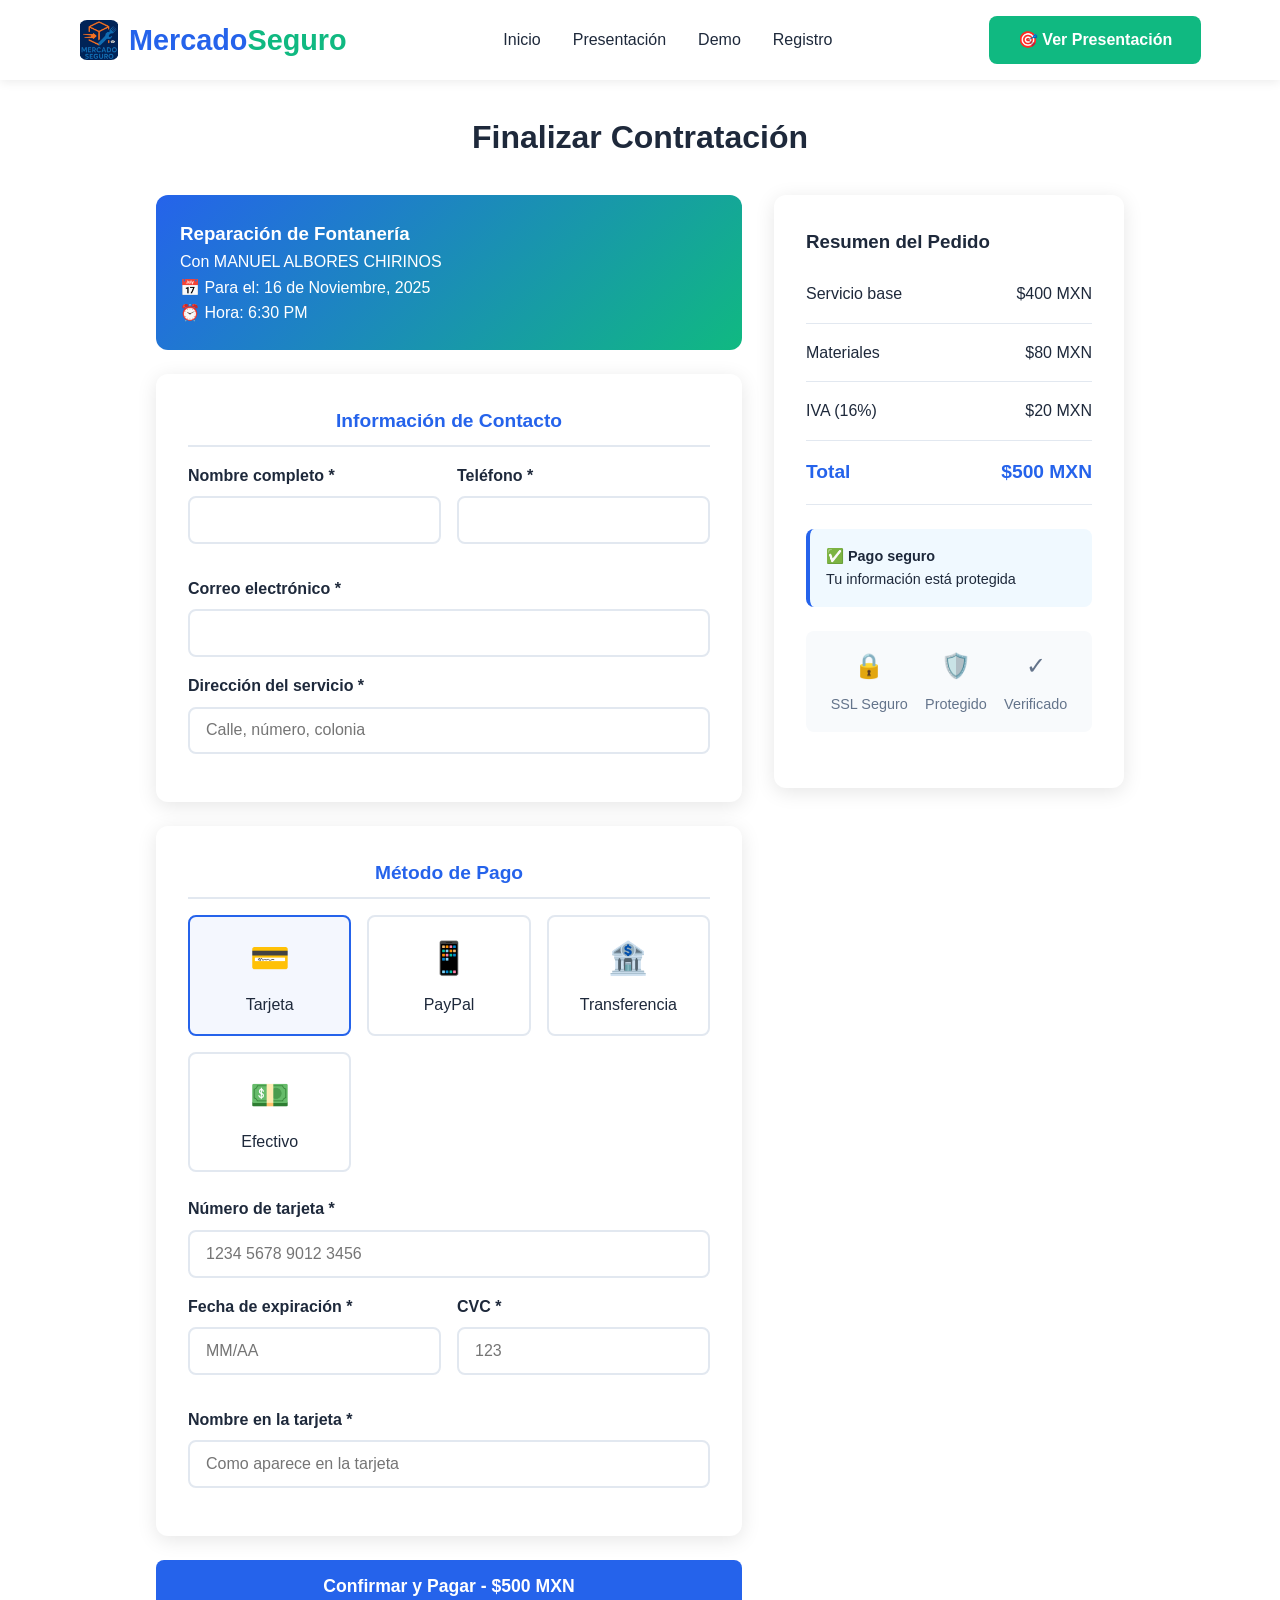
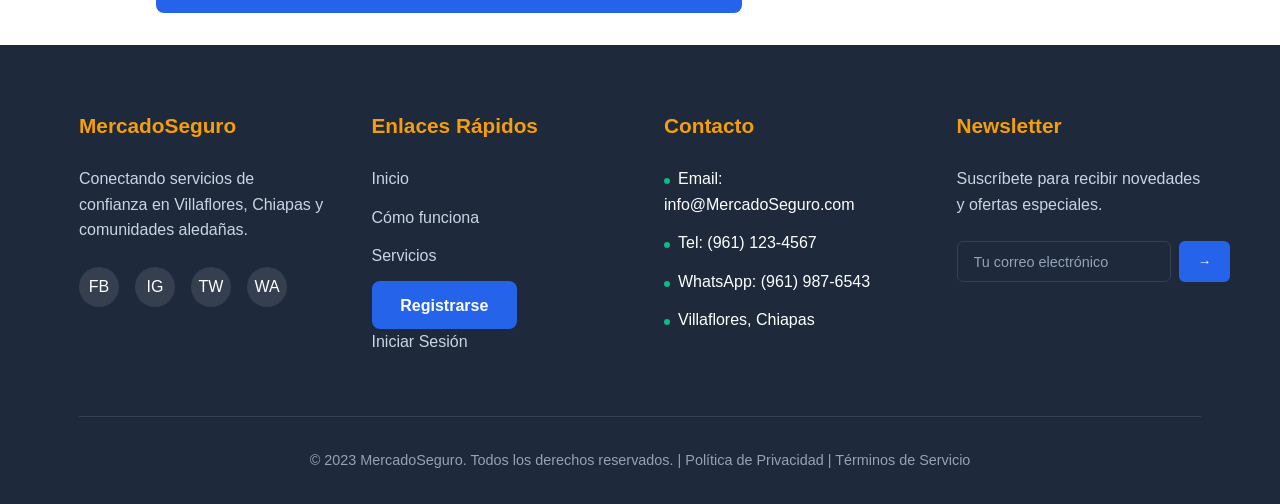
<file: checkout2.html>
<!DOCTYPE html>
<html lang="es">
<head>
    <meta charset="UTF-8">
    <meta name="viewport" content="width=device-width, initial-scale=1.0">
    <title>Checkout - MercadoSeguro</title>
    <link rel="stylesheet" href="css/style.css">
    <link rel="stylesheet" href="css/components.css">
    <style>
        .checkout-container {
            max-width: 1000px;
            margin: 2rem auto;
            padding: 0 1rem;
        }

        .checkout-grid {
            display: grid;
            grid-template-columns: 1fr 350px;
            gap: 2rem;
        }

        .checkout-card {
            background: white;
            padding: 2rem;
            border-radius: 12px;
            box-shadow: 0 4px 20px rgba(0,0,0,0.1);
            margin-bottom: 1.5rem;
        }

        .service-summary {
            background: linear-gradient(135deg, #2563eb, #10b981);
            color: white;
            padding: 1.5rem;
            border-radius: 12px;
            margin-bottom: 1.5rem;
        }

        .form-section {
            margin-bottom: 2rem;
        }

        .section-title {
            color: var(--primary);
            margin-bottom: 1rem;
            font-size: 1.2rem;
            border-bottom: 2px solid var(--light-gray);
            padding-bottom: 0.5rem;
        }

        .payment-methods {
            display: grid;
            grid-template-columns: repeat(auto-fit, minmax(150px, 1fr));
            gap: 1rem;
            margin-bottom: 1.5rem;
        }

        .payment-method {
            border: 2px solid var(--light-gray);
            border-radius: 8px;
            padding: 1rem;
            text-align: center;
            cursor: pointer;
            transition: all 0.3s;
        }

        .payment-method:hover {
            border-color: var(--primary);
        }

        .payment-method.selected {
            border-color: var(--primary);
            background: rgba(37, 99, 235, 0.05);
        }

        .payment-icon {
            font-size: 2rem;
            margin-bottom: 0.5rem;
        }

        .card-form {
            display: none;
        }

        .card-form.active {
            display: block;
        }

        .form-row {
            display: grid;
            grid-template-columns: 1fr 1fr;
            gap: 1rem;
            margin-bottom: 1rem;
        }

        .form-group {
            margin-bottom: 1rem;
        }

        .form-label {
            display: block;
            margin-bottom: 0.5rem;
            color: var(--dark);
            font-weight: 600;
        }

        .form-input {
            width: 100%;
            padding: 0.8rem 1rem;
            border: 2px solid var(--light-gray);
            border-radius: 8px;
            font-size: 1rem;
            transition: all 0.3s;
        }

        .form-input:focus {
            outline: none;
            border-color: var(--primary);
            box-shadow: 0 0 0 3px rgba(37, 99, 235, 0.1);
        }

        .order-summary {
            position: sticky;
            top: 2rem;
        }

        .summary-item {
            display: flex;
            justify-content: space-between;
            margin-bottom: 1rem;
            padding-bottom: 1rem;
            border-bottom: 1px solid var(--light-gray);
        }

        .summary-total {
            font-size: 1.2rem;
            font-weight: bold;
            color: var(--primary);
        }

        .security-badges {
            display: flex;
            justify-content: space-around;
            margin: 1.5rem 0;
            padding: 1rem;
            background: var(--light);
            border-radius: 8px;
        }

        .security-badge {
            text-align: center;
            font-size: 0.9rem;
            color: var(--gray);
        }

        .badge-icon {
            font-size: 1.5rem;
            margin-bottom: 0.5rem;
        }

        .loading-overlay {
            display: none;
            position: fixed;
            top: 0;
            left: 0;
            width: 100%;
            height: 100%;
            background: rgba(0,0,0,0.8);
            justify-content: center;
            align-items: center;
            z-index: 1000;
        }

        .loading-spinner {
            background: white;
            padding: 2rem;
            border-radius: 12px;
            text-align: center;
        }

        .spinner {
            width: 40px;
            height: 40px;
            border: 4px solid var(--light-gray);
            border-top: 4px solid var(--primary);
            border-radius: 50%;
            animation: spin 1s linear infinite;
            margin: 0 auto 1rem;
        }

        @keyframes spin {
            0% { transform: rotate(0deg); }
            100% { transform: rotate(360deg); }
        }

        @media (max-width: 768px) {
            .checkout-grid {
                grid-template-columns: 1fr;
            }
            
            .form-row {
                grid-template-columns: 1fr;
            }
        }
    </style>
</head>
<body>
    <!-- Header -->
    <div id="header"></div>

    <!-- Checkout Content -->
    <div class="container">
        <div class="checkout-container">
            <h1 style="text-align: center; margin-bottom: 2rem;">Finalizar Contratación</h1>
            
            <div class="checkout-grid">
                <!-- Formulario de Pago -->
                <div class="checkout-main">
                    <!-- Resumen del Servicio -->
                    <div class="service-summary">
                        <h3 id="serviceTitle">Reparación Electrica</h3>
                        <p id="serviceProvider">Con MANUEL ALBORES CHIRINOS</p>
                        <p id="serviceDate">📅 Para el: <span id="selectedDate">16 de Noviembre, 2025</span></p>
                        <p id="serviceTime">⏰ Hora: <span id="selectedTime">6:30 PM</span></p>
                    </div>

                    <!-- Información de Contacto -->
                    <div class="checkout-card">
                        <h3 class="section-title">Información de Contacto</h3>
                        <div class="form-row">
                            <div class="form-group">
                                <label class="form-label" for="nombre">Nombre completo *</label>
                                <input type="text" id="nombre" class="form-input" required>
                            </div>
                            <div class="form-group">
                                <label class="form-label" for="telefono">Teléfono *</label>
                                <input type="tel" id="telefono" class="form-input" required>
                            </div>
                        </div>
                        <div class="form-group">
                            <label class="form-label" for="email">Correo electrónico *</label>
                            <input type="email" id="email" class="form-input" required>
                        </div>
                        <div class="form-group">
                            <label class="form-label" for="direccion">Dirección del servicio *</label>
                            <input type="text" id="direccion" class="form-input" placeholder="Calle, número, colonia" required>
                        </div>
                    </div>

                    <!-- Método de Pago -->
                    <div class="checkout-card">
                        <h3 class="section-title">Método de Pago</h3>
                        
                        <div class="payment-methods">
                            <div class="payment-method" data-method="card">
                                <div class="payment-icon">💳</div>
                                <div>Tarjeta</div>
                            </div>
                            <div class="payment-method" data-method="paypal">
                                <div class="payment-icon">📱</div>
                                <div>PayPal</div>
                            </div>
                            <div class="payment-method" data-method="transfer">
                                <div class="payment-icon">🏦</div>
                                <div>Transferencia</div>
                            </div>
                            <div class="payment-method" data-method="cash">
                                <div class="payment-icon">💵</div>
                                <div>Efectivo</div>
                            </div>
                        </div>

                        <!-- Formulario de Tarjeta -->
                        <div id="cardForm" class="card-form">
                            <div class="form-group">
                                <label class="form-label" for="cardNumber">Número de tarjeta *</label>
                                <input type="text" id="cardNumber" class="form-input" placeholder="1234 5678 9012 3456" maxlength="19">
                            </div>
                            <div class="form-row">
                                <div class="form-group">
                                    <label class="form-label" for="cardExpiry">Fecha de expiración *</label>
                                    <input type="text" id="cardExpiry" class="form-input" placeholder="MM/AA" maxlength="5">
                                </div>
                                <div class="form-group">
                                    <label class="form-label" for="cardCVC">CVC *</label>
                                    <input type="text" id="cardCVC" class="form-input" placeholder="123" maxlength="3">
                                </div>
                            </div>
                            <div class="form-group">
                                <label class="form-label" for="cardName">Nombre en la tarjeta *</label>
                                <input type="text" id="cardName" class="form-input" placeholder="Como aparece en la tarjeta">
                            </div>
                        </div>

                        <!-- PayPal Simulado -->
                        <div id="paypalForm" class="card-form">
                            <div style="text-align: center; padding: 2rem; background: var(--light); border-radius: 8px;">
                                <div style="font-size: 3rem; margin-bottom: 1rem;">📱</div>
                                <p>Serás redirigido a PayPal para completar el pago</p>
                                <button type="button" class="btn" style="background: #0070ba; margin-top: 1rem;">
                                    Continuar con PayPal
                                </button>
                            </div>
                        </div>

                        <!-- Transferencia Simulada -->
                        <div id="transferForm" class="card-form">
                            <div style="padding: 1.5rem; background: var(--light); border-radius: 8px;">
                                <h4>Datos para transferencia:</h4>
                                <p><strong>Banco:</strong> BBVA</p>
                                <p><strong>CLABE:</strong> 012 180 00123456789 1</p>
                                <p><strong>Beneficiario:</strong> MercadoSeguro S.A. de C.V.</p>
                                <p><strong>Concepto:</strong> Servicio #<span id="serviceNumber">001</span></p>
                            </div>
                        </div>

                        <!-- Efectivo -->
                        <div id="cashForm" class="card-form">
                            <div style="text-align: center; padding: 2rem; background: var(--light); border-radius: 8px;">
                                <div style="font-size: 3rem; margin-bottom: 1rem;">💵</div>
                                <p>Paga en efectivo al técnico cuando termine el servicio</p>
                            </div>
                        </div>
                    </div>

                    <!-- Botón de Pago -->
                    <button id="payButton" class="btn" style="width: 100%; padding: 1rem; font-size: 1.1rem;">
                        Confirmar y Pagar - $<span id="totalAmount">500</span> MXN
                    </button>
                </div>

                <!-- Resumen del Pedido -->
                <div class="order-summary">
                    <div class="checkout-card">
                        <h3 style="margin-bottom: 1.5rem;">Resumen del Pedido</h3>
                        
                        <div class="summary-item">
                            <span>Servicio base</span>
                            <span>$400 MXN</span>
                        </div>
                        <div class="summary-item">
                            <span>Materiales</span>
                            <span>$80 MXN</span>
                        </div>
                        <div class="summary-item">
                            <span>IVA (16%)</span>
                            <span>$20 MXN</span>
                        </div>
                        
                        <div class="summary-item summary-total">
                            <span>Total</span>
                            <span>$500 MXN</span>
                        </div>

                        <div style="margin-top: 1.5rem; padding: 1rem; background: #f0f9ff; border-radius: 8px; border-left: 4px solid var(--primary);">
                            <p style="margin: 0; font-size: 0.9rem;">
                                <strong>✅ Pago seguro</strong><br>
                                Tu información está protegida
                            </p>
                        </div>

                        <div class="security-badges">
                            <div class="security-badge">
                                <div class="badge-icon">🔒</div>
                                <div>SSL Seguro</div>
                            </div>
                            <div class="security-badge">
                                <div class="badge-icon">🛡️</div>
                                <div>Protegido</div>
                            </div>
                            <div class="security-badge">
                                <div class="badge-icon">✓</div>
                                <div>Verificado</div>
                            </div>
                        </div>
                    </div>
                </div>
            </div>
        </div>
    </div>

    <!-- Loading Overlay -->
    <div id="loadingOverlay" class="loading-overlay">
        <div class="loading-spinner">
            <div class="spinner"></div>
            <h3>Procesando pago...</h3>
            <p>Por favor no cierres esta ventana</p>
        </div>
    </div>

    <!-- Footer -->
    <div id="footer"></div>

    <script src="js/main.js"></script>
    <script>
        let selectedPaymentMethod = 'card';
        let servicePrice = 500;

        // Inicializar
        document.addEventListener('DOMContentLoaded', function() {
            initializeCheckout();
            loadServiceDetails();
        });

        // Cargar detalles del servicio desde URL parameters
        function loadServiceDetails() {
            const urlParams = new URLSearchParams(window.location.search);
            const service = urlParams.get('service') || 'Reparación de Fontanería';
            const worker = urlParams.get('worker') || 'MANUEL ALBORES CHIRINOS';
            const price = urlParams.get('price') || '500';

            document.getElementById('serviceTitle').textContent = service;
            document.getElementById('serviceProvider').textContent = `Con ${worker}`;
            document.getElementById('totalAmount').textContent = price;
            servicePrice = parseInt(price);
        // Cargar detalles del servicio desde URL parameters
        function loadServiceDetails() {
            const urlParams = new URLSearchParams(window.location.search);
            const service = urlParams.get('service') || 'Instalación Eléctrica';
            const worker = urlParams.get('worker') || 'MANUEL ALBORES CHIRINOS';
            const price = urlParams.get('price') || '450';

            document.getElementById('serviceTitle').textContent = service;
            document.getElementById('serviceProvider').textContent = `Con ${worker}`;
            document.getElementById('totalAmount').textContent = price;
            servicePrice = parseInt(price);
    
        // Actualizar también el número de servicio
            document.getElementById('serviceNumber').textContent = 
                Math.floor(1000 + Math.random() * 9000);
}
        }

        // Inicializar checkout
        function initializeCheckout() {
            // Seleccionar método de pago
            document.querySelectorAll('.payment-method').forEach(method => {
                method.addEventListener('click', function() {
                    selectedPaymentMethod = this.dataset.method;
                    
                    // Remover selección anterior
                    document.querySelectorAll('.payment-method').forEach(m => {
                        m.classList.remove('selected');
                    });
                    
                    // Agregar selección actual
                    this.classList.add('selected');
                    
                    // Mostrar formulario correspondiente
                    document.querySelectorAll('.card-form').forEach(form => {
                        form.classList.remove('active');
                    });
                    document.getElementById(`${selectedPaymentMethod}Form`).classList.add('active');
                });
            });

            // Seleccionar tarjeta por defecto
            document.querySelector('[data-method="card"]').click();

            // Formatear número de tarjeta
            document.getElementById('cardNumber').addEventListener('input', function(e) {
                let value = e.target.value.replace(/\s+/g, '').replace(/[^0-9]/gi, '');
                let formattedValue = value.match(/.{1,4}/g)?.join(' ');
                e.target.value = formattedValue || value;
            });

            // Formatear fecha de expiración
            document.getElementById('cardExpiry').addEventListener('input', function(e) {
                let value = e.target.value.replace(/\//g, '').replace(/[^0-9]/gi, '');
                if (value.length >= 2) {
                    value = value.substring(0, 2) + '/' + value.substring(2, 4);
                }
                e.target.value = value;
            });

            // Procesar pago
            document.getElementById('payButton').addEventListener('click', processPayment);
        }

        // Simular procesamiento de pago
        async function processPayment() {
            const loadingOverlay = document.getElementById('loadingOverlay');
            
            // Validar formulario
            if (!validateForm()) {
                alert('Por favor completa todos los campos requeridos');
                return;
            }

            // Mostrar loading
            loadingOverlay.style.display = 'flex';

            try {
                // Simular procesamiento del pago
                await simulatePaymentProcessing();
                
                // Redirigir a página de éxito
                setTimeout(() => {
                    window.location.href = `payment-success.html?amount=${servicePrice}&method=${selectedPaymentMethod}`;
                }, 2000);

            } catch (error) {
                console.error('Error procesando pago:', error);
                loadingOverlay.style.display = 'none';
                alert('Error procesando el pago. Por favor intenta nuevamente.');
            }
        }

        // Validar formulario
        function validateForm() {
            const requiredFields = ['nombre', 'telefono', 'email', 'direccion'];
            
            for (let field of requiredFields) {
                const input = document.getElementById(field);
                if (!input.value.trim()) {
                    input.focus();
                    return false;
                }
            }

            // Validar tarjeta si es el método seleccionado
            if (selectedPaymentMethod === 'card') {
                const cardFields = ['cardNumber', 'cardExpiry', 'cardCVC', 'cardName'];
                for (let field of cardFields) {
                    const input = document.getElementById(field);
                    if (!input.value.trim()) {
                        input.focus();
                        return false;
                    }
                }
            }

            return true;
        }

        // Simular procesamiento de pago
        function simulatePaymentProcessing() {
            return new Promise((resolve) => {
                // Simular diferentes tiempos de procesamiento
                const processingTimes = {
                    'card': 3000,
                    'paypal': 2000,
                    'transfer': 1500,
                    'cash': 1000
                };

                setTimeout(resolve, processingTimes[selectedPaymentMethod] || 2000);
            });
        }
    </script>
</body>
</html>
</file>
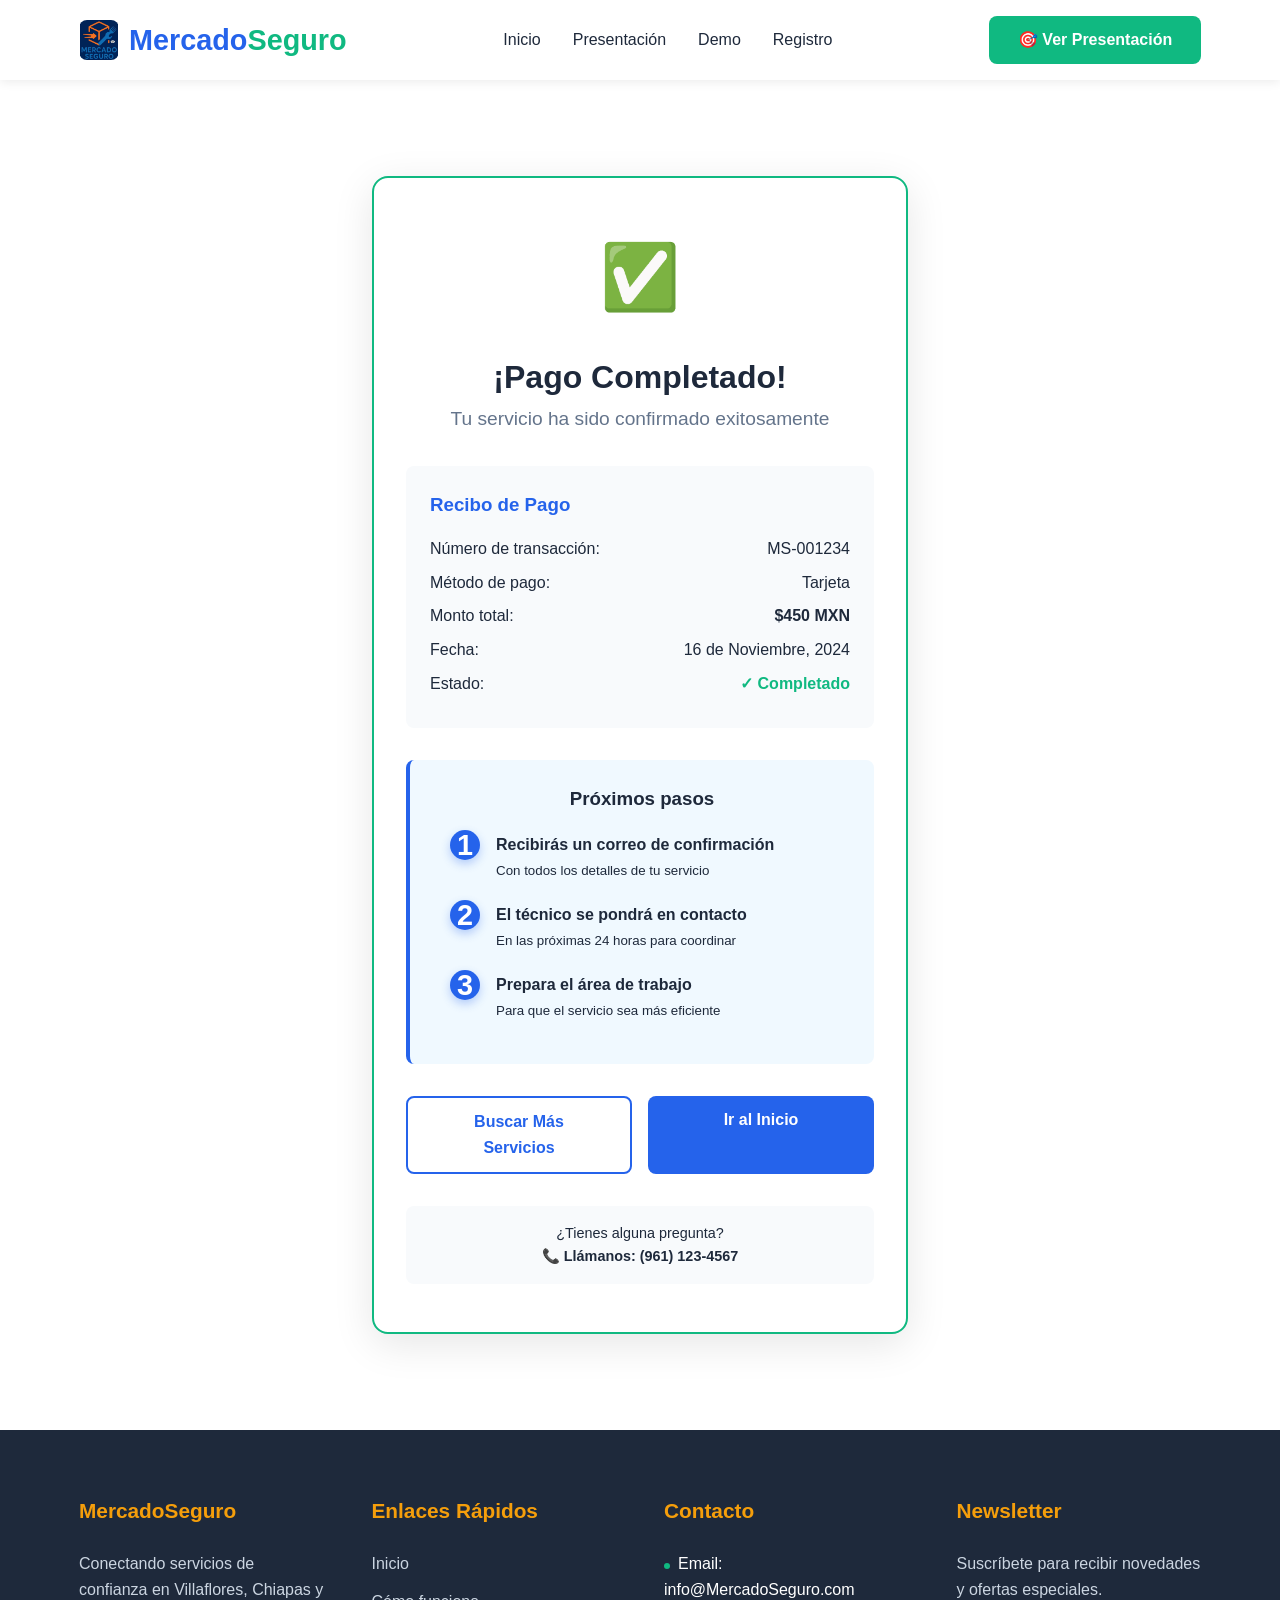
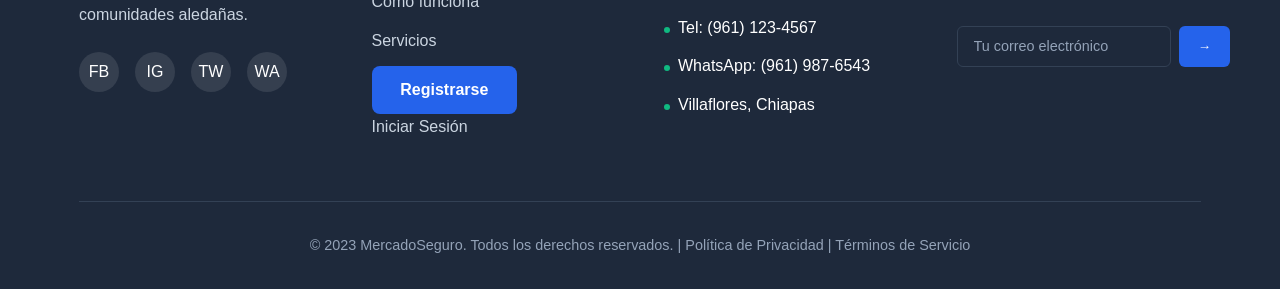
<file: payment-success-daniel.html>
<!DOCTYPE html>
<html lang="es">
<head>
    <meta charset="UTF-8">
    <meta name="viewport" content="width=device-width, initial-scale=1.0">
    <title>Pago Exitoso - MercadoSeguro</title>
    <link rel="stylesheet" href="css/style.css">
    <link rel="stylesheet" href="css/components.css">
    <style>
        .success-container {
            max-width: 600px;
            margin: 4rem auto;
            padding: 2rem;
            text-align: center;
        }

        .success-card {
            background: white;
            padding: 3rem 2rem;
            border-radius: 16px;
            box-shadow: 0 10px 40px rgba(0,0,0,0.1);
            border: 2px solid #10b981;
        }

        .success-icon {
            font-size: 4rem;
            color: #10b981;
            margin-bottom: 1.5rem;
        }

        .confetti {
            position: fixed;
            width: 10px;
            height: 10px;
            background: #f59e0b;
            animation: confetti-fall 3s linear forwards;
        }

        @keyframes confetti-fall {
            0% {
                transform: translateY(-100px) rotate(0deg);
                opacity: 1;
            }
            100% {
                transform: translateY(100vh) rotate(360deg);
                opacity: 0;
            }
        }

        .receipt {
            background: var(--light);
            padding: 1.5rem;
            border-radius: 8px;
            margin: 2rem 0;
            text-align: left;
        }

        .receipt-item {
            display: flex;
            justify-content: space-between;
            margin-bottom: 0.5rem;
        }

        .next-steps {
            margin: 2rem 0;
            padding: 1.5rem;
            background: #f0f9ff;
            border-radius: 8px;
            border-left: 4px solid var(--primary);
        }

        .step {
            display: flex;
            align-items: center;
            margin-bottom: 1rem;
            text-align: left;
        }

        .step-number {
            background: var(--primary);
            color: white;
            width: 30px;
            height: 30px;
            border-radius: 50%;
            display: flex;
            align-items: center;
            justify-content: center;
            margin-right: 1rem;
            font-weight: bold;
        }
    </style>
</head>
<body>
    <!-- Header -->
    <div id="header"></div>

    <!-- Success Content -->
    <div class="container">
        <div class="success-container">
            <div class="success-card">
                <div class="success-icon">✅</div>
                
                <h1>¡Pago Completado!</h1>
                <p style="font-size: 1.2rem; color: var(--gray); margin-bottom: 2rem;">
                    Tu servicio ha sido confirmado exitosamente
                </p>

                <!-- Recibo -->
                <div class="receipt">
                    <h3 style="margin-bottom: 1rem; color: var(--primary);">Recibo de Pago</h3>
                    
                    <div class="receipt-item">
                        <span>Número de transacción:</span>
                        <span id="transactionId">MS-<span id="transactionNumber">001234</span></span>
                    </div>
                    <div class="receipt-item">
                        <span>Método de pago:</span>
                        <span id="paymentMethod">Tarjeta</span>
                    </div>
                    <div class="receipt-item">
                        <span>Monto total:</span>
                        <span style="font-weight: bold;" id="paymentAmount">$450 MXN</span>
                    </div>
                    <div class="receipt-item">
                        <span>Fecha:</span>
                        <span id="paymentDate">16 de Noviembre, 2024</span>
                    </div>
                    <div class="receipt-item">
                        <span>Estado:</span>
                        <span style="color: #10b981; font-weight: bold;">✓ Completado</span>
                    </div>
                </div>

                <!-- Próximos pasos -->
                <div class="next-steps">
                    <h3 style="margin-bottom: 1rem;">Próximos pasos</h3>
                    
                    <div class="step">
                        <div class="step-number">1</div>
                        <div>
                            <strong>Recibirás un correo de confirmación</strong><br>
                            <small>Con todos los detalles de tu servicio</small>
                        </div>
                    </div>
                    
                    <div class="step">
                        <div class="step-number">2</div>
                        <div>
                            <strong>El técnico se pondrá en contacto</strong><br>
                            <small>En las próximas 24 horas para coordinar</small>
                        </div>
                    </div>
                    
                    <div class="step">
                        <div class="step-number">3</div>
                        <div>
                            <strong>Prepara el área de trabajo</strong><br>
                            <small>Para que el servicio sea más eficiente</small>
                        </div>
                    </div>
                </div>

                <!-- Botones de acción -->
                <div style="display: grid; grid-template-columns: 1fr 1fr; gap: 1rem; margin-top: 2rem;">
                    <a href="trabajadores.html" class="btn btn-secondary">
                        Buscar Más Servicios
                    </a>
                    <a href="index.html" class="btn">
                        Ir al Inicio
                    </a>
                </div>

                <div style="margin-top: 2rem; padding: 1rem; background: var(--light); border-radius: 8px;">
                    <p style="margin: 0; font-size: 0.9rem;">
                        ¿Tienes alguna pregunta? <br>
                        <strong>📞 Llámanos: (961) 123-4567</strong>
                    </p>
                </div>
            </div>
        </div>
    </div>

    <!-- Footer -->
    <div id="footer"></div>

    <script src="js/main.js"></script>
    <script>
        // Crear confeti
        function createConfetti() {
            for (let i = 0; i < 50; i++) {
                setTimeout(() => {
                    const confetti = document.createElement('div');
                    confetti.className = 'confetti';
                    confetti.style.left = Math.random() * 100 + 'vw';
                    confetti.style.background = getRandomColor();
                    confetti.style
</file>
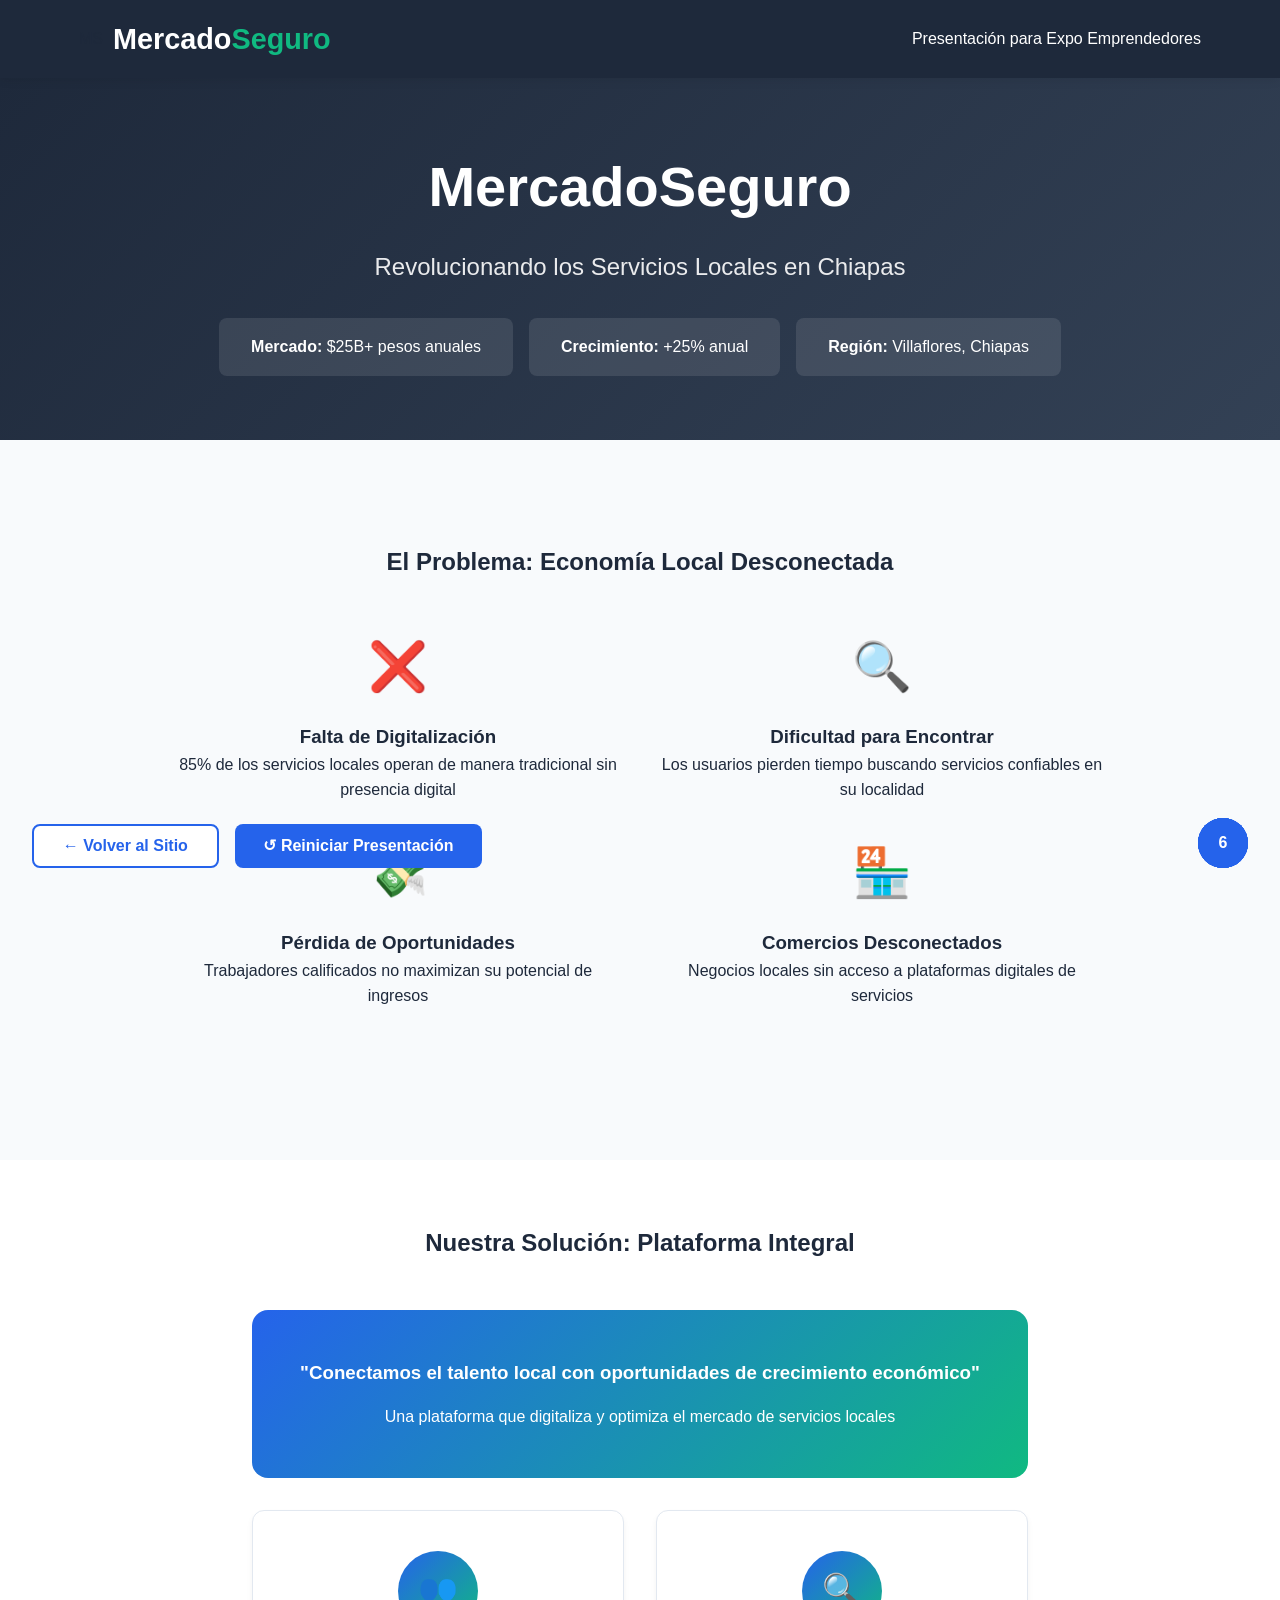
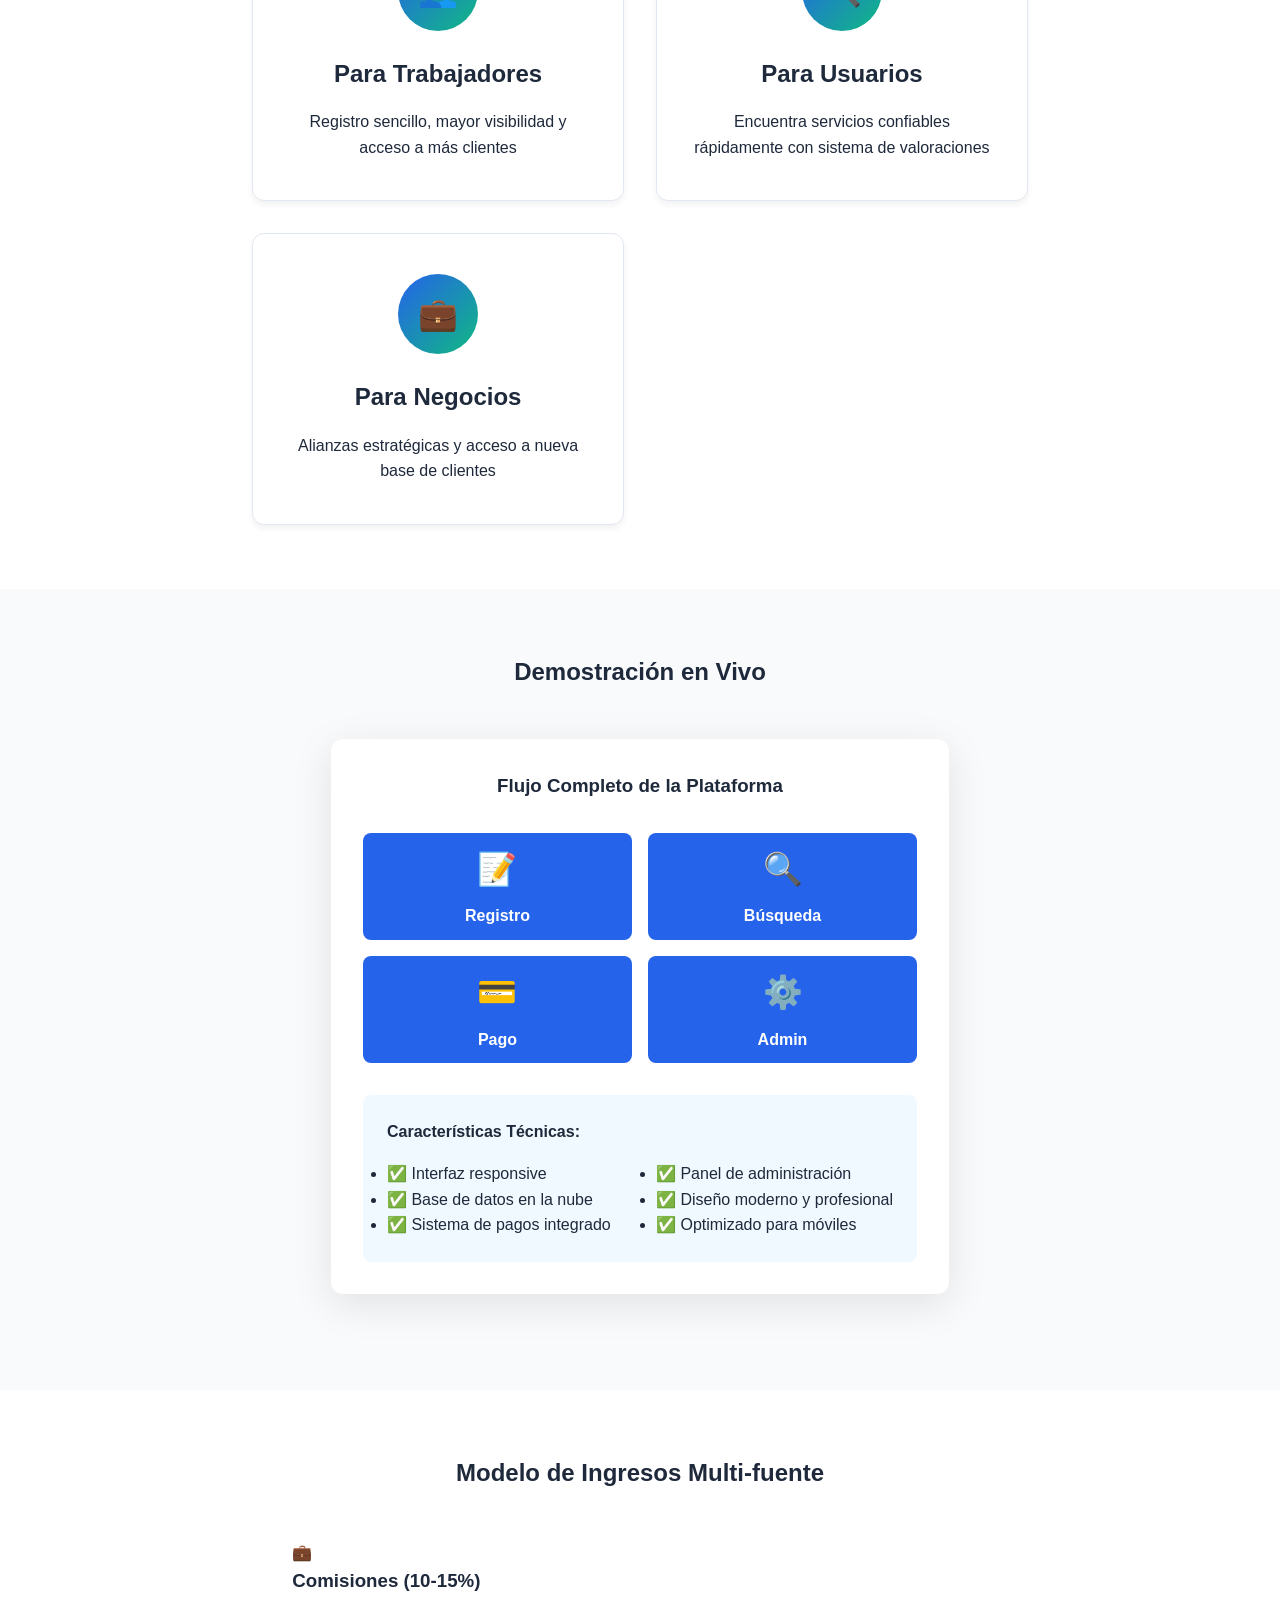
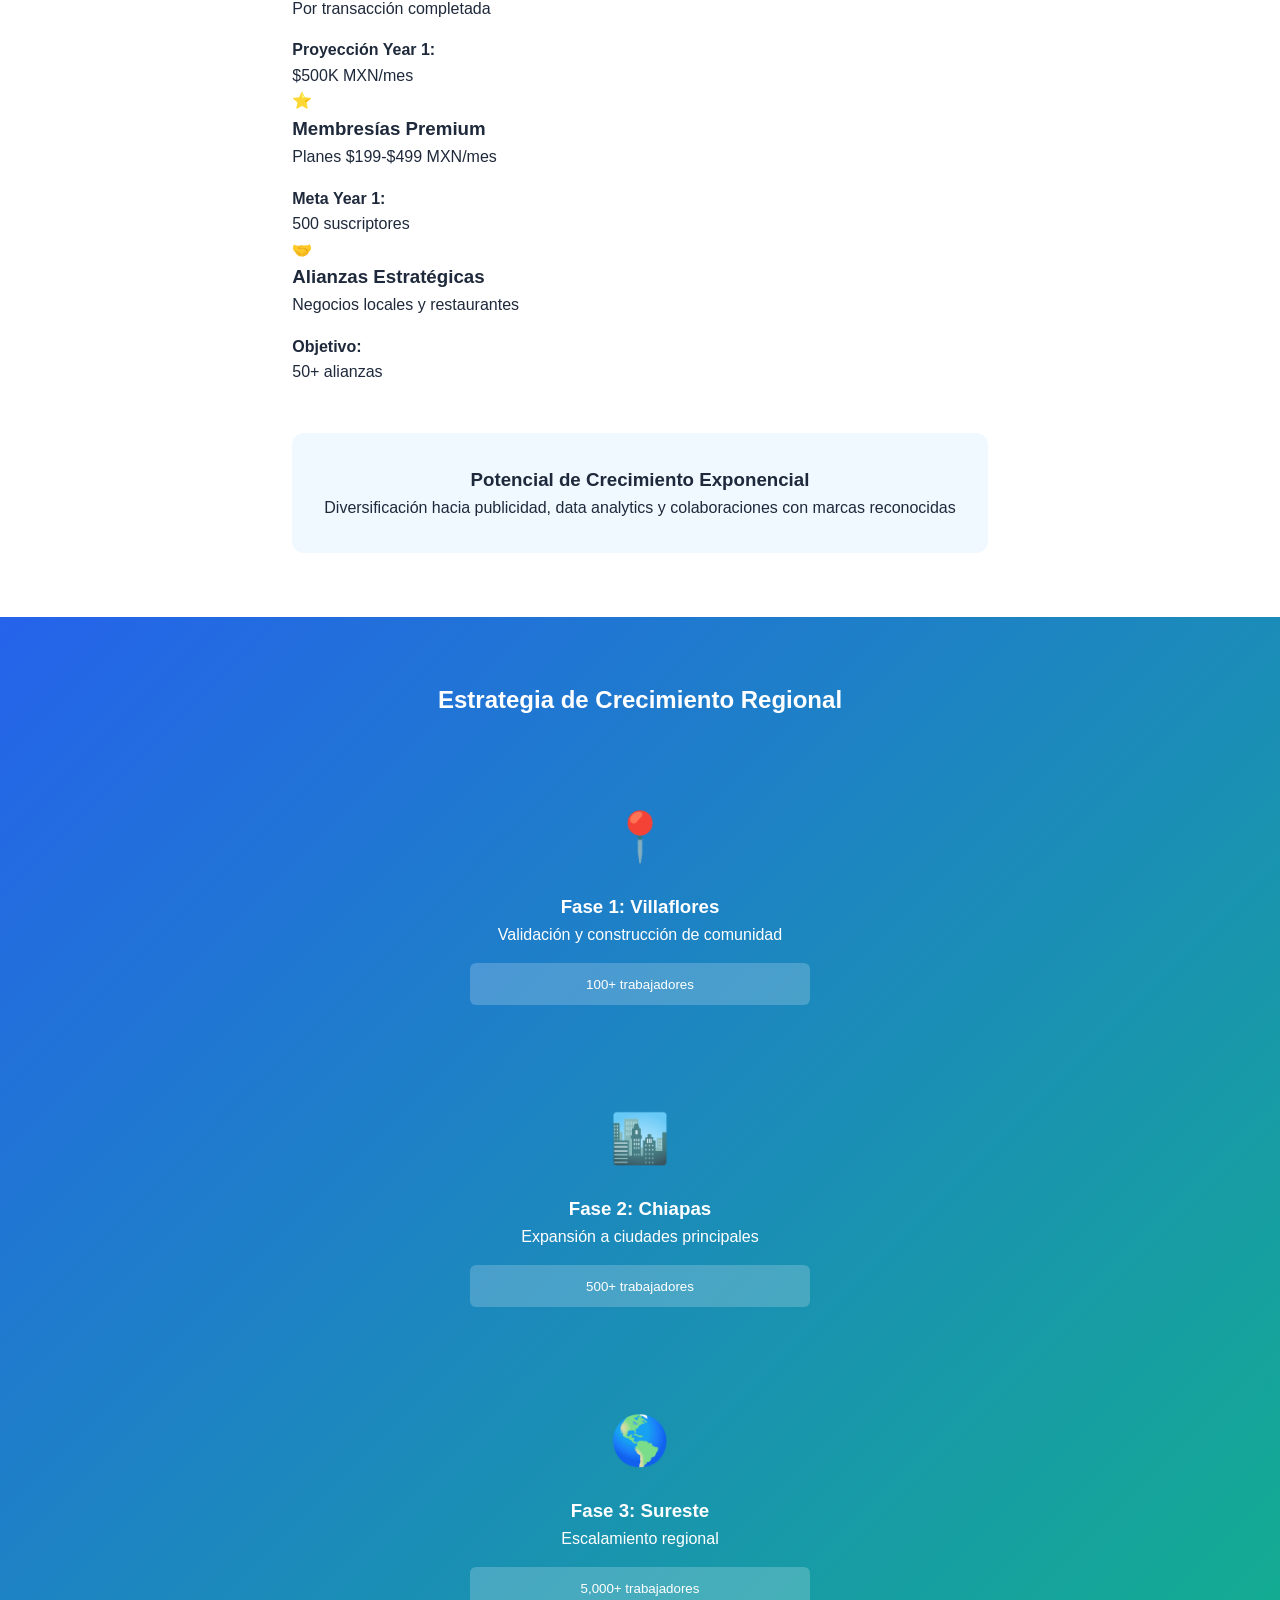
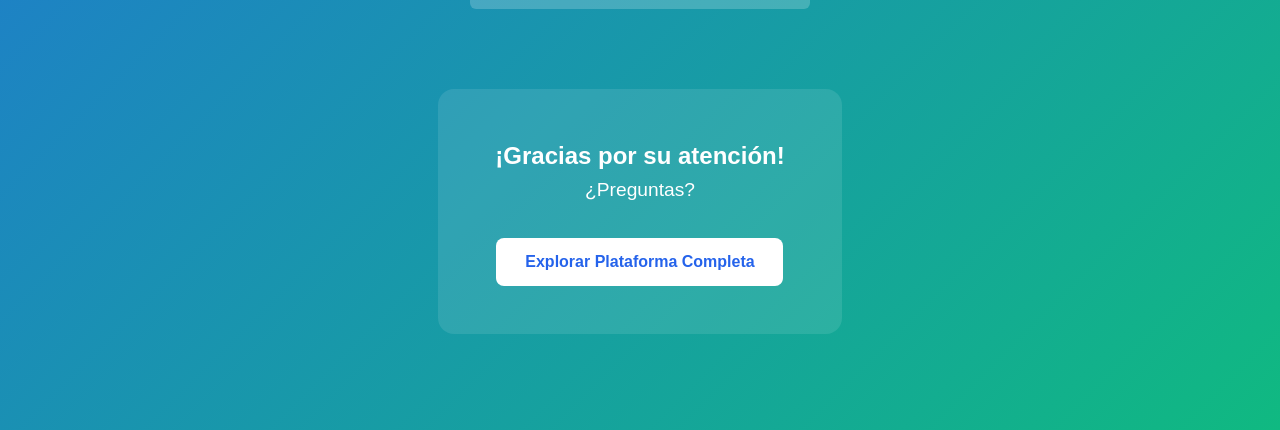
<file: presentacion.html>
<!DOCTYPE html>
<html lang="es">
<head>
    <meta charset="UTF-8">
    <meta name="viewport" content="width=device-width, initial-scale=1.0">
    <title>Presentación - MercadoSeguro</title>
    <link rel="stylesheet" href="css/style.css">
    <link rel="stylesheet" href="css/components.css">
    <style>
        .presentation-hero {
            background: linear-gradient(135deg, #1e293b 0%, #334155 100%);
            color: white;
            padding: 4rem 0;
            text-align: center;
        }

        .slide {
            min-height: 80vh;
            display: flex;
            align-items: center;
            justify-content: center;
            padding: 4rem 0;
        }

        .slide-content {
            max-width: 1000px;
            margin: 0 auto;
            padding: 0 2rem;
        }

        .slide-number {
            position: fixed;
            bottom: 2rem;
            right: 2rem;
            background: var(--primary);
            color: white;
            width: 50px;
            height: 50px;
            border-radius: 50%;
            display: flex;
            align-items: center;
            justify-content: center;
            font-weight: bold;
        }

        .navigation {
            position: fixed;
            bottom: 2rem;
            left: 2rem;
            display: flex;
            gap: 1rem;
        }

        .stats-grid {
            display: grid;
            grid-template-columns: repeat(2, 1fr);
            gap: 2rem;
            margin: 3rem 0;
        }

        .highlight {
            background: linear-gradient(135deg, var(--primary), var(--secondary));
            color: white;
            padding: 3rem;
            border-radius: 16px;
            text-align: center;
            margin: 2rem 0;
        }

        .demo-preview {
            background: white;
            padding: 2rem;
            border-radius: 12px;
            box-shadow: 0 10px 40px rgba(0,0,0,0.1);
            margin: 2rem 0;
        }
    </style>
</head>
<body>
    <!-- Header Simplificado -->
    <header style="background: #1e293b;">
        <div class="container">
            <div class="header-content">
                <div class="logo">
                    <div class="logo-icon">MS</div>
                    <div class="logo-text" style="color: white;">Mercado<span style="color: #10b981;">Seguro</span></div>
                </div>
                <div style="color: white; font-weight: 500;">
                    Presentación para Expo Emprendedores
                </div>
            </div>
        </div>
    </header>

    <!-- Slide 1: Portada -->
    <section class="presentation-hero">
        <div class="slide-content">
            <h1 style="font-size: 3.5rem; margin-bottom: 1rem;">MercadoSeguro</h1>
            <p style="font-size: 1.5rem; margin-bottom: 2rem; opacity: 0.9;">
                Revolucionando los Servicios Locales en Chiapas
            </p>
            <div style="display: flex; justify-content: center; gap: 1rem; flex-wrap: wrap;">
                <div style="background: rgba(255,255,255,0.1); padding: 1rem 2rem; border-radius: 8px;">
                    <strong>Mercado:</strong> $25B+ pesos anuales
                </div>
                <div style="background: rgba(255,255,255,0.1); padding: 1rem 2rem; border-radius: 8px;">
                    <strong>Crecimiento:</strong> +25% anual
                </div>
                <div style="background: rgba(255,255,255,0.1); padding: 1rem 2rem; border-radius: 8px;">
                    <strong>Región:</strong> Villaflores, Chiapas
                </div>
            </div>
        </div>
        <div class="slide-number">1</div>
    </section>

    <!-- Slide 2: Problema -->
    <section class="slide" style="background: #f8fafc;">
        <div class="slide-content">
            <h2 style="text-align: center; margin-bottom: 3rem;">El Problema: Economía Local Desconectada</h2>
            
            <div class="stats-grid">
                <div class="stat-card">
                    <div style="font-size: 3rem; color: #ef4444; margin-bottom: 1rem;">❌</div>
                    <h3>Falta de Digitalización</h3>
                    <p>85% de los servicios locales operan de manera tradicional sin presencia digital</p>
                </div>

                <div class="stat-card">
                    <div style="font-size: 3rem; color: #ef4444; margin-bottom: 1rem;">🔍</div>
                    <h3>Dificultad para Encontrar</h3>
                    <p>Los usuarios pierden tiempo buscando servicios confiables en su localidad</p>
                </div>

                <div class="stat-card">
                    <div style="font-size: 3rem; color: #ef4444; margin-bottom: 1rem;">💸</div>
                    <h3>Pérdida de Oportunidades</h3>
                    <p>Trabajadores calificados no maximizan su potencial de ingresos</p>
                </div>

                <div class="stat-card">
                    <div style="font-size: 3rem; color: #ef4444; margin-bottom: 1rem;">🏪</div>
                    <h3>Comercios Desconectados</h3>
                    <p>Negocios locales sin acceso a plataformas digitales de servicios</p>
                </div>
            </div>
        </div>
        <div class="slide-number">2</div>
    </section>

    <!-- Slide 3: Solución -->
    <section class="slide">
        <div class="slide-content">
            <h2 style="text-align: center; margin-bottom: 3rem;">Nuestra Solución: Plataforma Integral</h2>
            
            <div class="highlight">
                <h3 style="margin-bottom: 1rem;">"Conectamos el talento local con oportunidades de crecimiento económico"</h3>
                <p>Una plataforma que digitaliza y optimiza el mercado de servicios locales</p>
            </div>

            <div class="features-grid">
                <div class="feature-card">
                    <div class="feature-icon">👥</div>
                    <h3>Para Trabajadores</h3>
                    <p>Registro sencillo, mayor visibilidad y acceso a más clientes</p>
                </div>

                <div class="feature-card">
                    <div class="feature-icon">🔍</div>
                    <h3>Para Usuarios</h3>
                    <p>Encuentra servicios confiables rápidamente con sistema de valoraciones</p>
                </div>

                <div class="feature-card">
                    <div class="feature-icon">💼</div>
                    <h3>Para Negocios</h3>
                    <p>Alianzas estratégicas y acceso a nueva base de clientes</p>
                </div>
            </div>
        </div>
        <div class="slide-number">3</div>
    </section>

    <!-- Slide 4: Demostración -->
    <section class="slide" style="background: #f8fafc;">
        <div class="slide-content">
            <h2 style="text-align: center; margin-bottom: 3rem;">Demostración en Vivo</h2>
            
            <div class="demo-preview">
                <h3 style="text-align: center; margin-bottom: 2rem;">Flujo Completo de la Plataforma</h3>
                
                <div style="display: grid; grid-template-columns: repeat(auto-fit, minmax(200px, 1fr)); gap: 1rem; margin-bottom: 2rem;">
                    <a href="registro.html" class="btn" style="text-align: center;">
                        <div style="font-size: 2rem; margin-bottom: 0.5rem;">📝</div>
                        Registro
                    </a>
                    <a href="trabajadores.html" class="btn" style="text-align: center;">
                        <div style="font-size: 2rem; margin-bottom: 0.5rem;">🔍</div>
                        Búsqueda
                    </a>
                    <a href="checkout.html" class="btn" style="text-align: center;">
                        <div style="font-size: 2rem; margin-bottom: 0.5rem;">💳</div>
                        Pago
                    </a>
                    <a href="admin.html" class="btn" style="text-align: center;">
                        <div style="font-size: 2rem; margin-bottom: 0.5rem;">⚙️</div>
                        Admin
                    </a>
                </div>

                <div style="background: #f0f9ff; padding: 1.5rem; border-radius: 8px;">
                    <h4 style="margin-bottom: 1rem;">Características Técnicas:</h4>
                    <ul style="columns: 2; gap: 2rem;">
                        <li>✅ Interfaz responsive</li>
                        <li>✅ Base de datos en la nube</li>
                        <li>✅ Sistema de pagos integrado</li>
                        <li>✅ Panel de administración</li>
                        <li>✅ Diseño moderno y profesional</li>
                        <li>✅ Optimizado para móviles</li>
                    </ul>
                </div>
            </div>
        </div>
        <div class="slide-number">4</div>
    </section>

    <!-- Slide 5: Modelo de Negocio -->
    <section class="slide">
        <div class="slide-content">
            <h2 style="text-align: center; margin-bottom: 3rem;">Modelo de Ingresos Multi-fuente</h2>
            
            <div class="revenue-cards">
                <div class="revenue-card">
                    <div class="revenue-icon">💼</div>
                    <h3>Comisiones (10-15%)</h3>
                    <p>Por transacción completada</p>
                    <div style="margin-top: 1rem;">
                        <strong>Proyección Year 1:</strong><br>
                        $500K MXN/mes
                    </div>
                </div>

                <div class="revenue-card">
                    <div class="revenue-icon">⭐</div>
                    <h3>Membresías Premium</h3>
                    <p>Planes $199-$499 MXN/mes</p>
                    <div style="margin-top: 1rem;">
                        <strong>Meta Year 1:</strong><br>
                        500 suscriptores
                    </div>
                </div>

                <div class="revenue-card">
                    <div class="revenue-icon">🤝</div>
                    <h3>Alianzas Estratégicas</h3>
                    <p>Negocios locales y restaurantes</p>
                    <div style="margin-top: 1rem;">
                        <strong>Objetivo:</strong><br>
                        50+ alianzas
                    </div>
                </div>
            </div>

            <div style="text-align: center; margin-top: 3rem; padding: 2rem; background: #f0f9ff; border-radius: 12px;">
                <h3>Potencial de Crecimiento Exponencial</h3>
                <p>Diversificación hacia publicidad, data analytics y colaboraciones con marcas reconocidas</p>
            </div>
        </div>
        <div class="slide-number">5</div>
    </section>

    <!-- Slide 6: Estrategia y Cierre -->
    <section class="slide" style="background: linear-gradient(135deg, #2563eb, #10b981); color: white;">
        <div class="slide-content">
            <h2 style="text-align: center; margin-bottom: 2rem;">Estrategia de Crecimiento Regional</h2>
            
            <div style="display: grid; grid-template-columns: repeat(auto-fit, minmax(250px, 1fr)); gap: 2rem; margin: 3rem 0;">
                <div style="text-align: center; padding: 2rem;">
                    <div style="font-size: 3rem; margin-bottom: 1rem;">📍</div>
                    <h3>Fase 1: Villaflores</h3>
                    <p>Validación y construcción de comunidad</p>
                    <div style="margin-top: 1rem; background: rgba(255,255,255,0.2); padding: 0.5rem; border-radius: 6px;">
                        <small>100+ trabajadores</small>
                    </div>
                </div>

                <div style="text-align: center; padding: 2rem;">
                    <div style="font-size: 3rem; margin-bottom: 1rem;">🏙️</div>
                    <h3>Fase 2: Chiapas</h3>
                    <p>Expansión a ciudades principales</p>
                    <div style="margin-top: 1rem; background: rgba(255,255,255,0.2); padding: 0.5rem; border-radius: 6px;">
                        <small>500+ trabajadores</small>
                    </div>
                </div>

                <div style="text-align: center; padding: 2rem;">
                    <div style="font-size: 3rem; margin-bottom: 1rem;">🌎</div>
                    <h3>Fase 3: Sureste</h3>
                    <p>Escalamiento regional</p>
                    <div style="margin-top: 1rem; background: rgba(255,255,255,0.2); padding: 0.5rem; border-radius: 6px;">
                        <small>5,000+ trabajadores</small>
                    </div>
                </div>
            </div>

            <div class="highlight" style="background: rgba(255,255,255,0.1);">
                <h2>¡Gracias por su atención!</h2>
                <p style="font-size: 1.2rem;">¿Preguntas?</p>
                <div style="margin-top: 2rem;">
                    <a href="index.html" class="btn" style="background: white; color: var(--primary);">
                        Explorar Plataforma Completa
                    </a>
                </div>
            </div>
        </div>
        <div class="slide-number">6</div>
    </section>

    <!-- Navegación -->
    <div class="navigation">
        <button onclick="window.location.href='index.html'" class="btn btn-secondary">
            ← Volver al Sitio
        </button>
        <button onclick="window.scrollTo(0,0)" class="btn">
            ↺ Reiniciar Presentación
        </button>
    </div>

    <script src="js/main.js"></script>
</body>
</html>
</file>
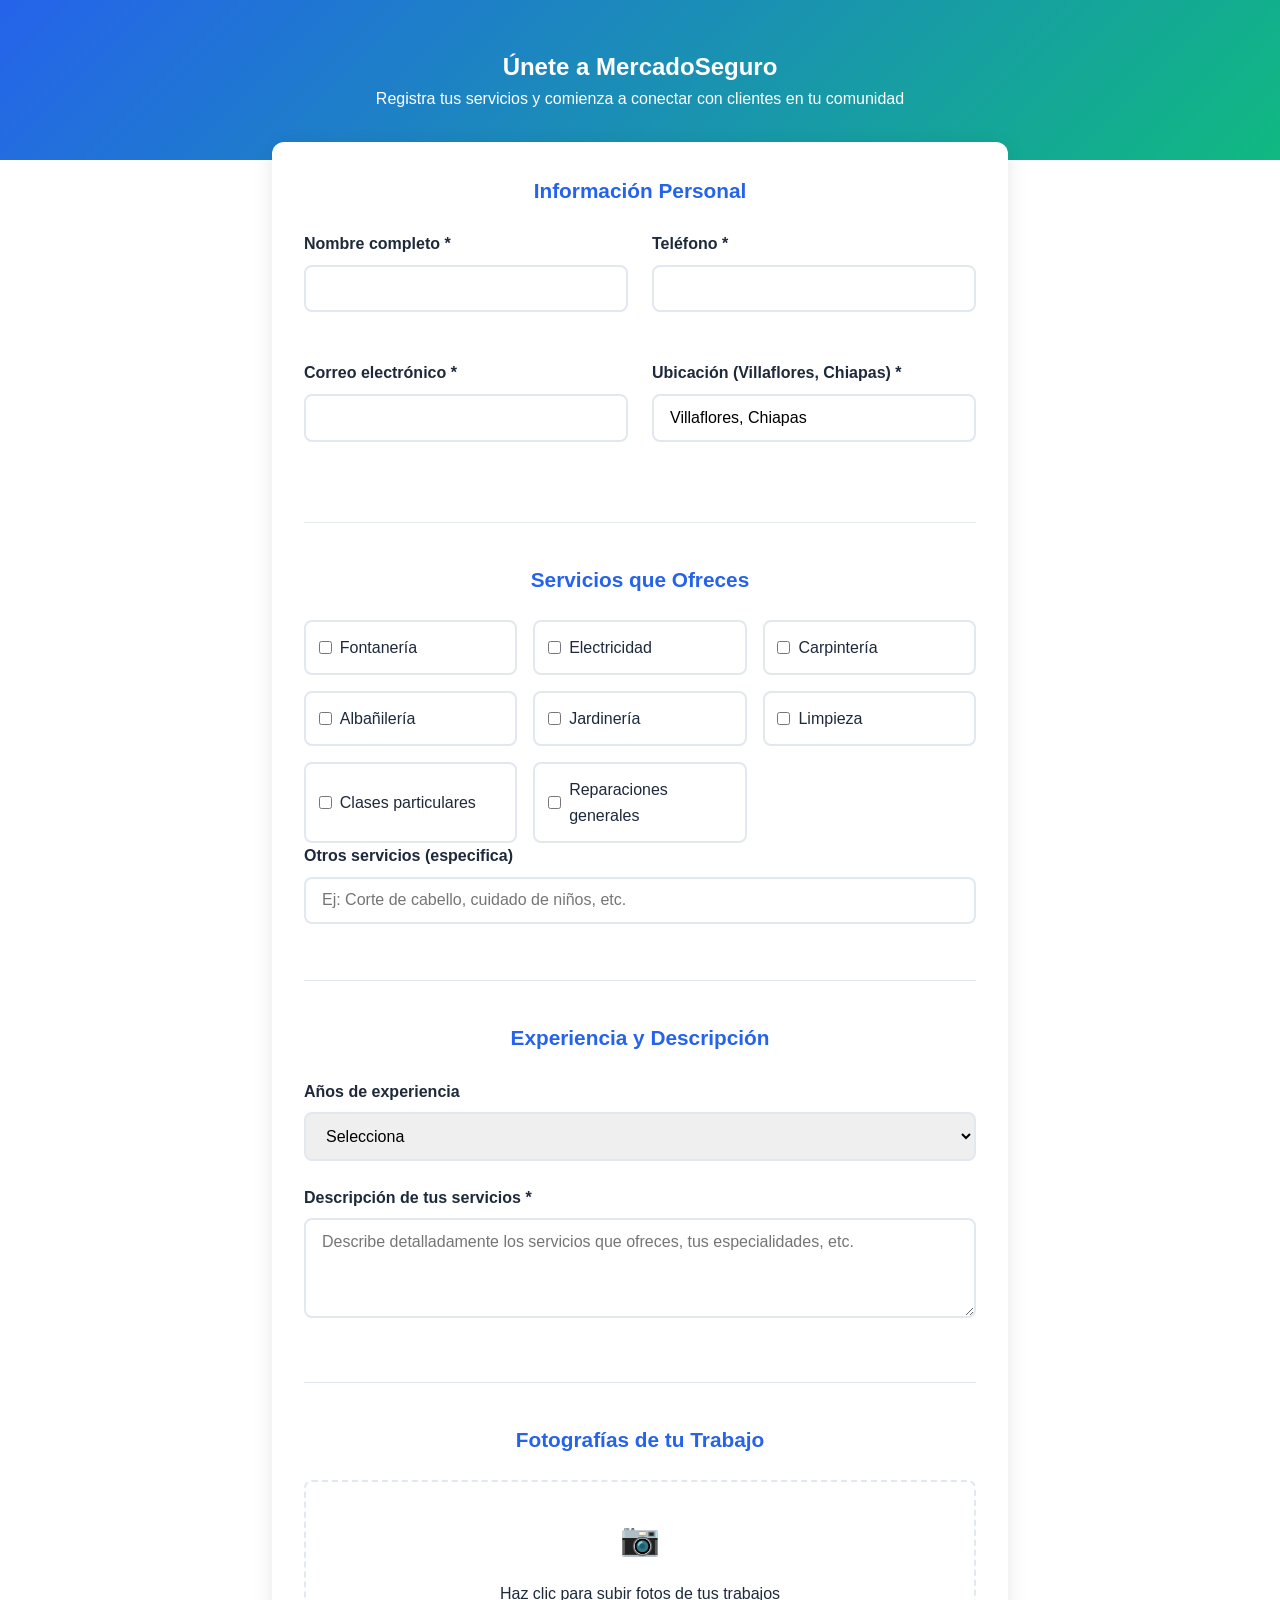
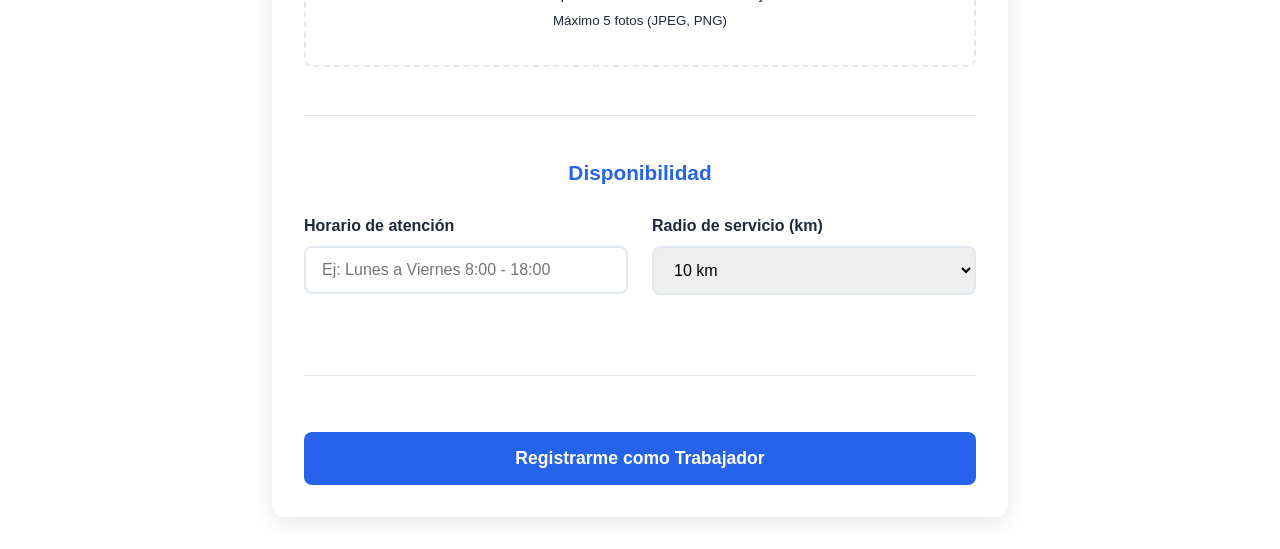
<file: registro.html>
<!DOCTYPE html>
<html lang="es">
<head>
    <meta charset="UTF-8">
    <meta name="viewport" content="width=device-width, initial-scale=1.0">
    <title>Registro de Trabajadores - MercadoSeguro</title>
    <link rel="stylesheet" href="css/style.css">
    <link rel="stylesheet" href="css/components.css">
    <style>
        .registration-hero {
            background: linear-gradient(135deg, var(--primary) 0%, var(--secondary) 100%);
            color: white;
            padding: 3rem 0;
            text-align: center;
        }

        .registration-container {
            max-width: 800px;
            margin: 0 auto;
            padding: 2rem;
        }

        .registration-form {
            background: white;
            padding: 2rem;
            border-radius: 12px;
            box-shadow: 0 4px 20px rgba(0,0,0,0.1);
            margin-top: -50px;
            position: relative;
            z-index: 2;
        }

        .form-section {
            margin-bottom: 2.5rem;
            padding-bottom: 2rem;
            border-bottom: 1px solid var(--light-gray);
        }

        .form-section:last-child {
            border-bottom: none;
            margin-bottom: 0;
        }

        .section-title {
            color: var(--primary);
            margin-bottom: 1.5rem;
            font-size: 1.3rem;
        }

        .form-row {
            display: grid;
            grid-template-columns: 1fr 1fr;
            gap: 1.5rem;
            margin-bottom: 1.5rem;
        }

        .form-group {
            margin-bottom: 1.5rem;
        }

        .form-label {
            display: block;
            margin-bottom: 0.5rem;
            color: var(--dark);
            font-weight: 600;
        }

        .form-input, .form-select, .form-textarea {
            width: 100%;
            padding: 0.8rem 1rem;
            border: 2px solid var(--light-gray);
            border-radius: 8px;
            font-size: 1rem;
            transition: all 0.3s;
        }

        .form-input:focus, .form-select:focus, .form-textarea:focus {
            outline: none;
            border-color: var(--primary);
            box-shadow: 0 0 0 3px rgba(37, 99, 235, 0.1);
        }

        .form-textarea {
            min-height: 100px;
            resize: vertical;
        }

        .services-grid {
            display: grid;
            grid-template-columns: repeat(auto-fit, minmax(200px, 1fr));
            gap: 1rem;
            margin-top: 1rem;
        }

        .service-checkbox {
            display: flex;
            align-items: center;
            gap: 0.5rem;
            padding: 0.8rem;
            border: 2px solid var(--light-gray);
            border-radius: 8px;
            cursor: pointer;
            transition: all 0.3s;
        }

        .service-checkbox:hover {
            border-color: var(--primary);
        }

        .service-checkbox input[type="checkbox"] {
            margin: 0;
        }

        .file-upload {
            border: 2px dashed var(--light-gray);
            border-radius: 8px;
            padding: 2rem;
            text-align: center;
            cursor: pointer;
            transition: all 0.3s;
        }

        .file-upload:hover {
            border-color: var(--primary);
        }

        .file-upload input {
            display: none;
        }

        .upload-icon {
            font-size: 2rem;
            color: var(--gray);
            margin-bottom: 1rem;
        }

        .submit-btn {
            width: 100%;
            padding: 1rem;
            font-size: 1.1rem;
            margin-top: 1rem;
        }

        @media (max-width: 768px) {
            .form-row {
                grid-template-columns: 1fr;
            }
            
            .registration-form {
                margin-top: -30px;
                padding: 1.5rem;
            }
        }
    </style>
</head>
<body>
    <!-- Header -->
    <div id="header"></div>

    <!-- Hero Section -->
    <section class="registration-hero">
        <div class="container">
            <h1>Únete a MercadoSeguro</h1>
            <p>Registra tus servicios y comienza a conectar con clientes en tu comunidad</p>
        </div>
    </section>

    <!-- Registration Form -->
    <div class="container">
        <div class="registration-container">
            <form class="registration-form" id="workerRegistrationForm">
                <!-- Información Personal -->
                <div class="form-section">
                    <h3 class="section-title">Información Personal</h3>
                    <div class="form-row">
                        <div class="form-group">
                            <label class="form-label" for="nombre">Nombre completo *</label>
                            <input type="text" id="nombre" class="form-input" required>
                        </div>
                        <div class="form-group">
                            <label class="form-label" for="telefono">Teléfono *</label>
                            <input type="tel" id="telefono" class="form-input" required>
                        </div>
                    </div>
                    <div class="form-row">
                        <div class="form-group">
                            <label class="form-label" for="email">Correo electrónico *</label>
                            <input type="email" id="email" class="form-input" required>
                        </div>
                        <div class="form-group">
                            <label class="form-label" for="ubicacion">Ubicación (Villaflores, Chiapas) *</label>
                            <input type="text" id="ubicacion" class="form-input" value="Villaflores, Chiapas" readonly>
                        </div>
                    </div>
                </div>

                <!-- Servicios Ofrecidos -->
                <div class="form-section">
                    <h3 class="section-title">Servicios que Ofreces</h3>
                    <div class="services-grid">
                        <label class="service-checkbox">
                            <input type="checkbox" name="servicios" value="fontaneria">
                            <span>Fontanería</span>
                        </label>
                        <label class="service-checkbox">
                            <input type="checkbox" name="servicios" value="electricidad">
                            <span>Electricidad</span>
                        </label>
                        <label class="service-checkbox">
                            <input type="checkbox" name="servicios" value="carpinteria">
                            <span>Carpintería</span>
                        </label>
                        <label class="service-checkbox">
                            <input type="checkbox" name="servicios" value="albanileria">
                            <span>Albañilería</span>
                        </label>
                        <label class="service-checkbox">
                            <input type="checkbox" name="servicios" value="jardineria">
                            <span>Jardinería</span>
                        </label>
                        <label class="service-checkbox">
                            <input type="checkbox" name="servicios" value="limpieza">
                            <span>Limpieza</span>
                        </label>
                        <label class="service-checkbox">
                            <input type="checkbox" name="servicios" value="clases">
                            <span>Clases particulares</span>
                        </label>
                        <label class="service-checkbox">
                            <input type="checkbox" name="servicios" value="reparaciones">
                            <span>Reparaciones generales</span>
                        </label>
                    </div>
                    <div class="form-group">
                        <label class="form-label" for="otrosServicios">Otros servicios (especifica)</label>
                        <input type="text" id="otrosServicios" class="form-input" placeholder="Ej: Corte de cabello, cuidado de niños, etc.">
                    </div>
                </div>

                <!-- Experiencia y Descripción -->
                <div class="form-section">
                    <h3 class="section-title">Experiencia y Descripción</h3>
                    <div class="form-group">
                        <label class="form-label" for="experiencia">Años de experiencia</label>
                        <select id="experiencia" class="form-select">
                            <option value="">Selecciona</option>
                            <option value="menos-1">Menos de 1 año</option>
                            <option value="1-3">1-3 años</option>
                            <option value="3-5">3-5 años</option>
                            <option value="5-10">5-10 años</option>
                            <option value="mas-10">Más de 10 años</option>
                        </select>
                    </div>
                    <div class="form-group">
                        <label class="form-label" for="descripcion">Descripción de tus servicios *</label>
                        <textarea id="descripcion" class="form-textarea" placeholder="Describe detalladamente los servicios que ofreces, tus especialidades, etc." required></textarea>
                    </div>
                </div>

                <!-- Fotografías -->
                <div class="form-section">
                    <h3 class="section-title">Fotografías de tu Trabajo</h3>
                    <div class="file-upload" onclick="document.getElementById('fotos').click()">
                        <div class="upload-icon">📷</div>
                        <p>Haz clic para subir fotos de tus trabajos</p>
                        <small>Máximo 5 fotos (JPEG, PNG)</small>
                        <input type="file" id="fotos" multiple accept="image/*">
                    </div>
                    <div id="preview-container" style="margin-top: 1rem;"></div>
                </div>

                <!-- Disponibilidad -->
                <div class="form-section">
                    <h3 class="section-title">Disponibilidad</h3>
                    <div class="form-row">
                        <div class="form-group">
                            <label class="form-label" for="horario">Horario de atención</label>
                            <input type="text" id="horario" class="form-input" placeholder="Ej: Lunes a Viernes 8:00 - 18:00">
                        </div>
                        <div class="form-group">
                            <label class="form-label" for="radio">Radio de servicio (km)</label>
                            <select id="radio" class="form-select">
                                <option value="5">5 km</option>
                                <option value="10" selected>10 km</option>
                                <option value="15">15 km</option>
                                <option value="20">20 km</option>
                                <option value="todo">Todo Villaflores</option>
                            </select>
                        </div>
                    </div>
                </div>

                <button type="submit" class="btn submit-btn">Registrarme como Trabajador</button>
            </form>
        </div>
    </div>

    <!-- Footer -->
    <div id="footer"></div>

    <script src="js/sheets-api.js"></script>
<script>
    // Probar conexión al cargar la página
    document.addEventListener('DOMContentLoaded', async function() {
        const connectionTest = await JSONBinAPI.testConnection();
        if (connectionTest.success) {
            console.log('✅ Conectado a JSONBin.io');
        } else {
            console.warn('⚠️ Modo offline: Los datos se guardarán localmente');
        }
    });

    // Manejar la subida de fotos
    document.getElementById('fotos').addEventListener('change', function(e) {
        const previewContainer = document.getElementById('preview-container');
        previewContainer.innerHTML = '';
        
        Array.from(e.target.files).forEach(file => {
            if (file.type.startsWith('image/')) {
                const reader = new FileReader();
                reader.onload = function(e) {
                    const img = document.createElement('img');
                    img.src = e.target.result;
                    img.style.width = '100px';
                    img.style.height = '100px';
                    img.style.objectFit = 'cover';
                    img.style.borderRadius = '8px';
                    img.style.marginRight = '10px';
                    img.style.marginBottom = '10px';
                    previewContainer.appendChild(img);
                }
                reader.readAsDataURL(file);
            }
        });
    });

    // Manejar el envío del formulario
    document.getElementById('workerRegistrationForm').addEventListener('submit', async function(e) {
        e.preventDefault();
        
        // Mostrar loading
        const submitBtn = this.querySelector('.submit-btn');
        const originalText = submitBtn.textContent;
        submitBtn.textContent = 'Registrando...';
        submitBtn.disabled = true;
        
        const formData = {
            nombre: document.getElementById('nombre').value,
            telefono: document.getElementById('telefono').value,
            email: document.getElementById('email').value,
            servicios: Array.from(document.querySelectorAll('input[name="servicios"]:checked')).map(cb => cb.value),
            experiencia: document.getElementById('experiencia').value,
            descripcion: document.getElementById('descripcion').value,
            horario: document.getElementById('horario').value,
            radio: document.getElementById('radio').value,
            valoracion: 0,
            trabajosRealizados: 0
        };
        
        try {
            const result = await JSONBinAPI.saveWorker(formData);
            
            if (result.success) {
                alert('¡Registro exitoso! Ahora aparecerás en nuestro listado de trabajadores.');
                window.location.href = 'trabajadores.html';
            } else {
                alert('Error: ' + result.message);
            }
        } catch (error) {
            console.error('Error en el registro:', error);
            alert('Error al registrar. Por favor intenta nuevamente.');
        } finally {
            // Restaurar botón
            submitBtn.textContent = originalText;
            submitBtn.disabled = false;
        }
    });
</script>
</body>
</html>
</file>
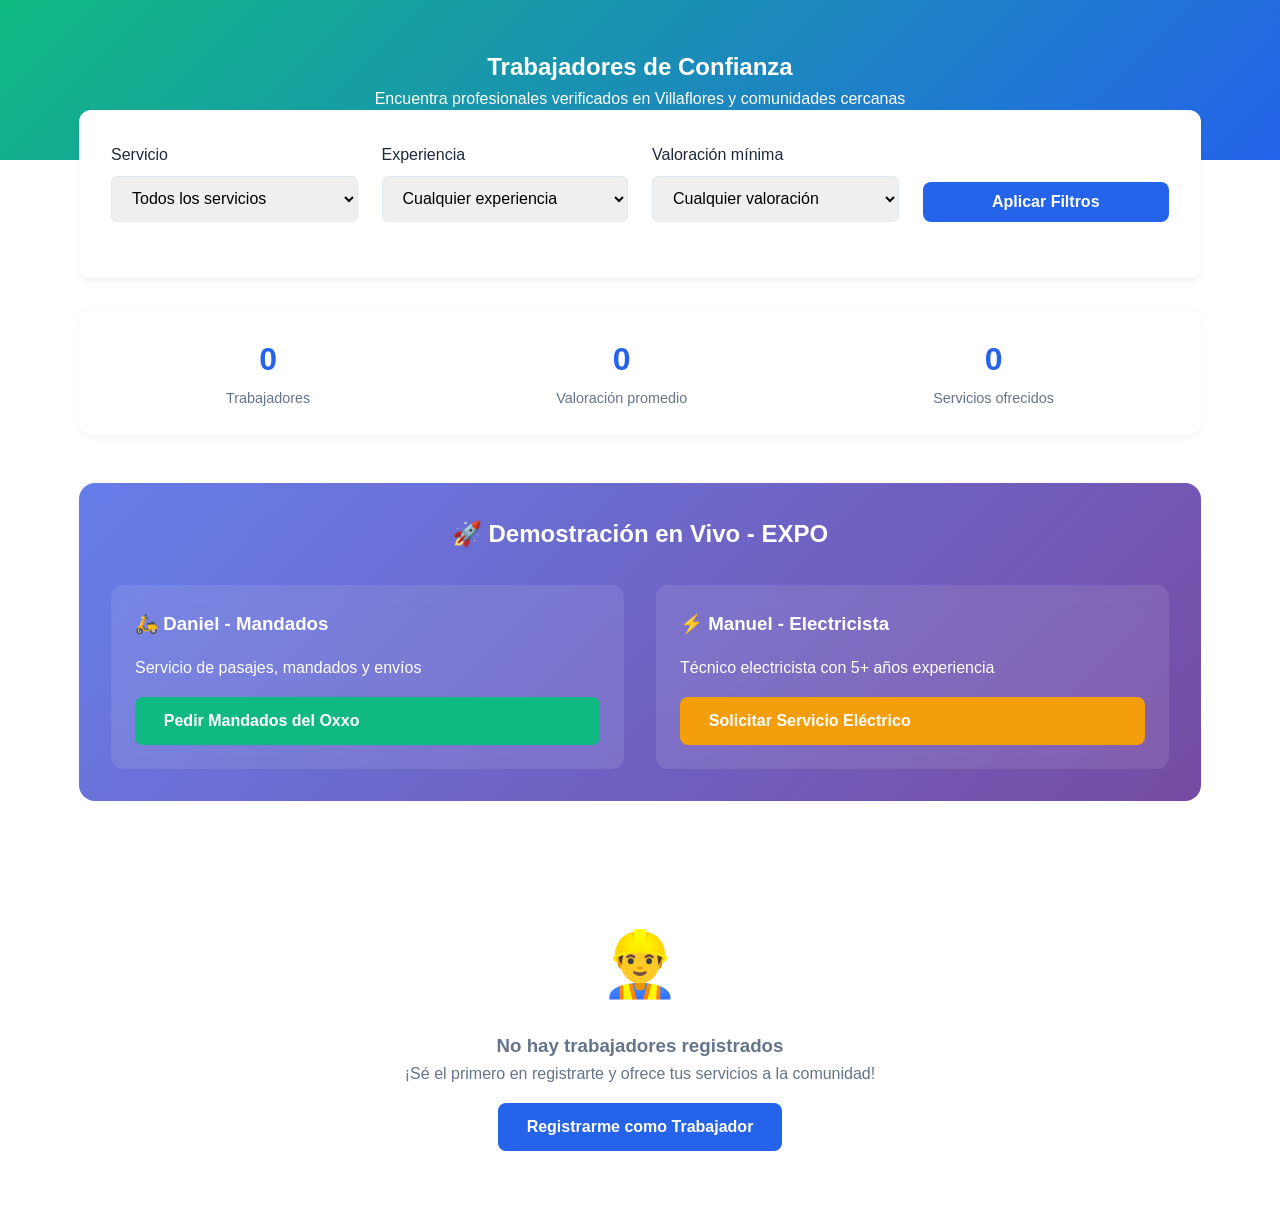
<file: trabajadores.html>
<!DOCTYPE html>
<html lang="es">
<head>
    <meta charset="UTF-8">
    <meta name="viewport" content="width=device-width, initial-scale=1.0">
    <title>Trabajadores Registrados - MercadoSeguro</title>
    <link rel="stylesheet" href="css/style.css">
    <link rel="stylesheet" href="css/components.css">
    <style>
        .workers-hero {
            background: linear-gradient(135deg, var(--secondary) 0%, var(--primary) 100%);
            color: white;
            padding: 3rem 0;
            text-align: center;
        }

        .filters-section {
            background: white;
            padding: 2rem;
            border-radius: 12px;
            box-shadow: 0 4px 6px rgba(0,0,0,0.05);
            margin: -50px auto 2rem;
            position: relative;
            z-index: 2;
            max-width: 1200px;
        }

        .filters-grid {
            display: grid;
            grid-template-columns: repeat(auto-fit, minmax(200px, 1fr));
            gap: 1.5rem;
            align-items: end;
        }

        .workers-grid {
            display: grid;
            grid-template-columns: repeat(auto-fill, minmax(350px, 1fr));
            gap: 2rem;
            margin-top: 2rem;
        }

        .worker-card {
            background: white;
            border-radius: 12px;
            overflow: hidden;
            box-shadow: 0 4px 15px rgba(0,0,0,0.1);
            transition: all 0.3s ease;
        }

        .worker-card:hover {
            transform: translateY(-5px);
            box-shadow: 0 8px 25px rgba(0,0,0,0.15);
        }

        .worker-header {
            padding: 1.5rem;
            background: linear-gradient(135deg, var(--primary), var(--secondary));
            color: white;
            text-align: center;
        }

        .worker-avatar {
            width: 80px;
            height: 80px;
            background: rgba(255,255,255,0.2);
            border-radius: 50%;
            margin: 0 auto 1rem;
            display: flex;
            align-items: center;
            justify-content: center;
            font-size: 2rem;
            font-weight: bold;
        }

        .worker-name {
            font-size: 1.3rem;
            margin-bottom: 0.5rem;
            font-weight: 600;
        }

        .worker-rating {
            display: flex;
            align-items: center;
            justify-content: center;
            gap: 0.5rem;
            font-size: 0.9rem;
        }

        .worker-body {
            padding: 1.5rem;
        }

        .worker-services {
            display: flex;
            flex-wrap: wrap;
            gap: 0.5rem;
            margin-bottom: 1rem;
        }

        .service-tag {
            background: var(--light);
            color: var(--primary);
            padding: 0.3rem 0.8rem;
            border-radius: 20px;
            font-size: 0.8rem;
            font-weight: 500;
        }

        .worker-info {
            margin-bottom: 1rem;
        }

        .info-item {
            display: flex;
            align-items: center;
            gap: 0.5rem;
            margin-bottom: 0.5rem;
            color: var(--gray);
            font-size: 0.9rem;
        }

        .worker-description {
            color: var(--dark);
            line-height: 1.5;
            margin-bottom: 1.5rem;
            font-size: 0.9rem;
        }

        .worker-footer {
            padding: 1rem 1.5rem;
            background: var(--light);
            border-top: 1px solid var(--light-gray);
            display: flex;
            justify-content: space-between;
            align-items: center;
        }

        .no-workers {
            text-align: center;
            padding: 4rem 2rem;
            color: var(--gray);
        }

        .no-workers-icon {
            font-size: 4rem;
            margin-bottom: 1rem;
        }

        .stats-bar {
            display: flex;
            justify-content: space-around;
            background: white;
            padding: 1.5rem;
            border-radius: 12px;
            box-shadow: 0 2px 10px rgba(0,0,0,0.05);
            margin-bottom: 2rem;
        }

        .stat-item {
            text-align: center;
        }

        .stat-number {
            font-size: 2rem;
            font-weight: bold;
            color: var(--primary);
            display: block;
        }

        .stat-label {
            color: var(--gray);
            font-size: 0.9rem;
        }

        @media (max-width: 768px) {
            .workers-grid {
                grid-template-columns: 1fr;
            }
            
            .filters-grid {
                grid-template-columns: 1fr;
            }
            
            .filters-section {
                margin-top: -30px;
                padding: 1.5rem;
            }
            
            .stats-bar {
                flex-direction: column;
                gap: 1rem;
            }
        }
    </style>
</head>
<body>
    <!-- Header -->
    <div id="header"></div>

    <!-- Hero Section -->
    <section class="workers-hero">
        <div class="container">
            <h1>Trabajadores de Confianza</h1>
            <p>Encuentra profesionales verificados en Villaflores y comunidades cercanas</p>
        </div>
    </section>

    <div class="container">
        <!-- Filtros -->
        <section class="filters-section">
            <div class="filters-grid">
                <div class="form-group">
                    <label class="form-label" for="filterService">Servicio</label>
                    <select id="filterService" class="form-select">
                        <option value="">Todos los servicios</option>
                        <option value="fontaneria">Fontanería</option>
                        <option value="electricidad">Electricidad</option>
                        <option value="carpinteria">Carpintería</option>
                        <option value="albanileria">Albañilería</option>
                        <option value="jardineria">Jardinería</option>
                        <option value="limpieza">Limpieza</option>
                        <option value="clases">Clases particulares</option>
                        <option value="reparaciones">Reparaciones generales</option>
                    </select>
                </div>
                <div class="form-group">
                    <label class="form-label" for="filterExperience">Experiencia</label>
                    <select id="filterExperience" class="form-select">
                        <option value="">Cualquier experiencia</option>
                        <option value="menos-1">Menos de 1 año</option>
                        <option value="1-3">1-3 años</option>
                        <option value="3-5">3-5 años</option>
                        <option value="5-10">5-10 años</option>
                        <option value="mas-10">Más de 10 años</option>
                    </select>
                </div>
                <div class="form-group">
                    <label class="form-label" for="filterRating">Valoración mínima</label>
                    <select id="filterRating" class="form-select">
                        <option value="0">Cualquier valoración</option>
                        <option value="3">3 estrellas +</option>
                        <option value="4">4 estrellas +</option>
                        <option value="5">5 estrellas</option>
                    </select>
                </div>
                <div class="form-group">
                    <label class="form-label">&nbsp;</label>
                    <button class="btn" onclick="applyFilters()" style="width: 100%;">Aplicar Filtros</button>
                </div>
            </div>
        </section>

        <!-- Estadísticas -->
        <div class="stats-bar">
            <div class="stat-item">
                <span class="stat-number" id="totalWorkers">0</span>
                <span class="stat-label">Trabajadores</span>
            </div>
            <div class="stat-item">
                <span class="stat-number" id="averageRating">0</span>
                <span class="stat-label">Valoración promedio</span>
            </div>
            <div class="stat-item">
                <span class="stat-number" id="totalServices">0</span>
                <span class="stat-label">Servicios ofrecidos</span>
            </div>
        </div>
        <!-- Sección Expo - Demostración -->
        <div class="expo-demo-section" style="margin: 3rem 0; padding: 2rem; background: linear-gradient(135deg, #667eea 0%, #764ba2 100%); color: white; border-radius: 16px;">
        <h2 style="text-align: center; margin-bottom: 2rem; color: white;">🚀 Demostración en Vivo - EXPO</h2>
    
        <div style="display: grid; grid-template-columns: repeat(auto-fit, minmax(300px, 1fr)); gap: 2rem;">
        <div class="expo-worker-card" style="background: rgba(255,255,255,0.1); padding: 1.5rem; border-radius: 12px; backdrop-filter: blur(10px);">
            <h3 style="color: white; margin-bottom: 1rem;">🛵 Daniel - Mandados</h3>
            <p style="margin-bottom: 1rem;">Servicio de pasajes, mandados y envíos</p>
            <a href="checkout-daniel.html" class="btn" style="background: #10b981; color: white; width: 100%;">
                Pedir Mandados del Oxxo
            </a>
        </div>

        <div class="expo-worker-card" style="background: rgba(255,255,255,0.1); padding: 1.5rem; border-radius: 12px; backdrop-filter: blur(10px);">
            <h3 style="color: white; margin-bottom: 1rem;">⚡ Manuel - Electricista</h3>
            <p style="margin-bottom: 1rem;">Técnico electricista con 5+ años experiencia</p>
            <a href="checkout-manuel.html" class="btn" style="background: #f59e0b; color: white; width: 100%;">
                Solicitar Servicio Eléctrico
            </a>
        </div>
    </div>
</div>

        <!-- Lista de Trabajadores -->
        <div id="workersList" class="workers-grid">
            <!-- Los trabajadores se cargarán aquí dinámicamente -->
        </div>

        <!-- Mensaje cuando no hay trabajadores -->
        <div id="noWorkersMessage" class="no-workers" style="display: none;">
            <div class="no-workers-icon">👷‍♂️</div>
            <h3>No hay trabajadores registrados</h3>
            <p>¡Sé el primero en registrarte y ofrece tus servicios a la comunidad!</p>
            <a href="registro.html" class="btn" style="margin-top: 1rem;">Registrarme como Trabajador</a>
        </div>
    </div>

    <!-- Footer -->
    <div id="footer"></div>

<script src="js/sheets-api.js"></script>
<script>
    // Cargar trabajadores al iniciar
    document.addEventListener('DOMContentLoaded', loadWorkers);

    async function loadWorkers() {
        // Mostrar loading
        const workersList = document.getElementById('workersList');
        workersList.innerHTML = '<div style="text-align: center; padding: 2rem;">Cargando trabajadores...</div>';
        
        try {
            const workers = await JSONBinAPI.getWorkers();
            displayWorkers(workers);
        } catch (error) {
            console.error('Error cargando trabajadores:', error);
            workersList.innerHTML = '<div style="text-align: center; padding: 2rem; color: #666;">Error cargando los trabajadores</div>';
        }
    }

    function displayWorkers(workers) {
        const workersList = document.getElementById('workersList');
        const noWorkersMessage = document.getElementById('noWorkersMessage');
        
        // Actualizar estadísticas
        updateStats(workers);
        
        if (workers.length === 0) {
            workersList.style.display = 'none';
            noWorkersMessage.style.display = 'block';
            return;
        }
        
        workersList.style.display = 'grid';
        noWorkersMessage.style.display = 'none';
        workersList.innerHTML = '';
        
        workers.forEach(worker => {
            const workerCard = createWorkerCard(worker);
            workersList.appendChild(workerCard);
        });
    }

    // Aplicar filtros (placeholder por ahora)
    function applyFilters() {
        alert('Funcionalidad de filtros en desarrollo');
    }

    // Actualizar estadísticas
    function updateStats(workers) {
        const totalWorkers = document.getElementById('totalWorkers');
        const averageRating = document.getElementById('averageRating');
        const totalServices = document.getElementById('totalServices');
        
        if (totalWorkers) {
            totalWorkers.textContent = workers.length;
        }
        
        if (averageRating && workers.length > 0) {
            const avgRating = workers.reduce((sum, worker) => sum + (worker.valoracion || 0), 0) / workers.length;
            averageRating.textContent = avgRating.toFixed(1);
        }
        
        if (totalServices && workers.length > 0) {
            const totalServicesCount = workers.reduce((sum, worker) => sum + (worker.trabajosRealizados || 0), 0);
            totalServices.textContent = totalServicesCount;
        }
    }

    // Generar estrellas para valoración
    function generateStars(rating) {
        const fullStars = Math.floor(rating);
        const halfStar = rating % 1 >= 0.5;
        const emptyStars = 5 - fullStars - (halfStar ? 1 : 0);
        
        return '★'.repeat(fullStars) + (halfStar ? '½' : '') + '☆'.repeat(emptyStars);
    }

    // Obtener texto de experiencia
    function getExperienceText(exp) {
        const experiences = {
            'menos-1': 'Menos de 1 año',
            '1-3': '1-3 años exp.',
            '3-5': '3-5 años exp.',
            '5-10': '5-10 años exp.',
            'mas-10': '+10 años exp.'
        };
        return experiences[exp] || 'Experiencia no especificada';
    }

    // Contactar trabajador
    function contactWorker(phone) {
        if (confirm(`¿Deseas contactar a este trabajador?\nTeléfono: ${phone}\n\nSerás redirigido a WhatsApp.`)) {
            window.open(`https://wa.me/52${phone}`, '_blank');
        }
    }

    // Crear tarjeta de trabajador
    function createWorkerCard(worker) {
        const card = document.createElement('div');
        card.className = 'worker-card';
        
        // Obtener iniciales para el avatar
        const initials = worker.nombre.split(' ').map(n => n[0]).join('').toUpperCase();
        
        // Mapear servicios a nombres legibles
        const serviceNames = {
            'fontaneria': 'Fontanería',
            'electricidad': 'Electricidad',
            'carpinteria': 'Carpintería',
            'albanileria': 'Albañilería',
            'jardineria': 'Jardinería',
            'limpieza': 'Limpieza',
            'clases': 'Clases',
            'reparaciones': 'Reparaciones'
        };
        
        card.innerHTML = `
            <div class="worker-header">
                <div class="worker-avatar">${initials}</div>
                <div class="worker-name">${worker.nombre}</div>
                <div class="worker-rating">
                    ${generateStars(worker.valoracion)}
                    <span>(${worker.valoracion})</span>
                </div>
            </div>
            <div class="worker-body">
                <div class="worker-services">
                    ${worker.servicios.map(service => 
                        `<span class="service-tag">${serviceNames[service] || service}</span>`
                    ).join('')}
                </div>
                <div class="worker-info">
                    <div class="info-item">📞 ${worker.telefono}</div>
                    <div class="info-item">⏰ ${worker.horario || 'Horario flexible'}</div>
                    <div class="info-item">📍 Radio de ${worker.radio} km</div>
                    <div class="info-item">⭐ ${worker.trabajosRealizados} trabajos realizados</div>
                </div>
                <div class="worker-description">${worker.descripcion}</div>
            </div>
            <div class="worker-footer">
                <span>${getExperienceText(worker.experiencia)}</span>
                <button class="btn" onclick="contactWorker('${worker.telefono}')">Contactar</button>
            </div>
        `;
        
        return card;
    }
</script>
</body>
</html>
</file>
<file: css/style.css>
:root {
    --primary: #2563eb;
    --primary-dark: #1d4ed8;
    --secondary: #10b981;
    --accent: #f59e0b;
    --light: #f8fafc;
    --dark: #1e293b;
    --gray: #64748b;
    --light-gray: #e2e8f0;
}

* {
    margin: 0;
    padding: 0;
    box-sizing: border-box;
    font-family: 'Inter', -apple-system, BlinkMacSystemFont, sans-serif;
}

body {
    background-color: #ffffff;
    color: var(--dark);
    line-height: 1.6;
    overflow-x: hidden;
}

.container {
    width: 90%;
    max-width: 1200px;
    margin: 0 auto;
    padding: 0 15px;
}

.btn {
    display: inline-block;
    background-color: var(--primary);
    color: white;
    padding: 0.7rem 1.8rem;
    border-radius: 8px;
    text-decoration: none;
    font-weight: 600;
    transition: all 0.3s;
    border: none;
    cursor: pointer;
    font-size: 1rem;
}

.btn:hover {
    background-color: var(--primary-dark);
    transform: translateY(-2px);
    box-shadow: 0 4px 12px rgba(37, 99, 235, 0.3);
}

.btn-secondary {
    background-color: white;
    color: var(--primary);
    border: 2px solid var(--primary);
}

.btn-secondary:hover {
    background-color: var(--primary);
    color: white;
}

.section-title {
    text-align: center;
    margin-bottom: 3rem;
}

.section-title h2 {
    font-size: 2.5rem;
    color: var(--dark);
    margin-bottom: 1rem;
}

.section-title p {
    font-size: 1.1rem;
    color: var(--gray);
    max-width: 600px;
    margin: 0 auto;
}

/* Animation */
@keyframes fadeIn {
    from { opacity: 0; transform: translateY(20px); }
    to { opacity: 1; transform: translateY(0); }
}

.fade-in {
    animation: fadeIn 0.8s ease-out forwards;
}

/* Responsive */
@media (max-width: 968px) {
    .hero-content {
        flex-direction: column;
        text-align: center;
    }
    
    .hero-text {
        margin-bottom: 3rem;
    }
    
    .hero-buttons {
        justify-content: center;
    }
    
    .steps::before {
        display: none;
    }
}

@media (max-width: 768px) {
    .header-content {
        flex-direction: column;
        gap: 1rem;
    }
    
    nav ul {
        gap: 1rem;
    }
    
    .hero h1 {
        font-size: 2.2rem;
    }
    
    .section-title h2 {
        font-size: 2rem;
    }
    
    .steps {
        flex-direction: column;
        gap: 2rem;
    }
}
</file>
<file: css/components.css>
/* ===== HEADER STYLES ===== */
header {
    background-color: white;
    padding: 1rem 0;
    box-shadow: 0 2px 10px rgba(0,0,0,0.08);
    position: sticky;
    top: 0;
    z-index: 100;
}

.header-content {
    display: flex;
    justify-content: space-between;
    align-items: center;
}

.logo {
    display: flex;
    align-items: center;
    gap: 10px;
}

.logo-icon {
    display: flex;
    align-items: center;
    justify-content: center;
}

.logo-icon img {
    width: 40px;
    height: 40px;
    border-radius: 8px;
    object-fit: contain; /* Cambiado de 'cover' a 'contain' para mejor visualización */
}

.logo-text {
    font-size: 1.8rem;
    font-weight: 700;
    color: var(--primary);
}

.logo-text span {
    color: var(--secondary);
}

/* ... el resto de tus estilos ... */

nav ul {
    display: flex;
    list-style: none;
    gap: 2rem;
}

nav ul li a {
    color: var(--dark);
    text-decoration: none;
    font-weight: 500;
    transition: color 0.3s;
    position: relative;
}

nav ul li a:hover {
    color: var(--primary);
}

nav ul li a::after {
    content: '';
    position: absolute;
    bottom: -5px;
    left: 0;
    width: 0;
    height: 2px;
    background-color: var(--primary);
    transition: width 0.3s;
}

nav ul li a:hover::after {
    width: 100%;
}

/* ===== HERO STYLES ===== */
.hero {
    background: linear-gradient(135deg, #2563eb 0%, #1d4ed8 100%);
    color: white;
    padding: 5rem 0;
    position: relative;
    overflow: hidden;
}

.hero::before {
    content: '';
    position: absolute;
    top: 0;
    left: 0;
    right: 0;
    bottom: 0;
    background: url('data:image/svg+xml,<svg xmlns="http://www.w3.org/2000/svg" viewBox="0 0 1000 1000" preserveAspectRatio="none"><path fill="%23ffffff" fill-opacity="0.05" d="M0,0 L1000,0 L1000,1000 L0,1000 Z M0,0 Q500,200 1000,0 L1000,1000 L0,1000 Z"></path></svg>');
    background-size: cover;
}

.hero-content {
    display: flex;
    align-items: center;
    justify-content: space-between;
    position: relative;
    z-index: 1;
}

.hero-text {
    flex: 1;
    max-width: 600px;
}

.hero-image {
    flex: 1;
    display: flex;
    justify-content: flex-end;
}

.hero-image-placeholder {
    width: 100%;
    max-width: 500px;
    height: 350px;
    background: rgba(255,255,255,0.1);
    border-radius: 16px;
    display: flex;
    align-items: center;
    justify-content: center;
    backdrop-filter: blur(10px);
    border: 1px solid rgba(255,255,255,0.2);
}

.hero h1 {
    font-size: 3rem;
    margin-bottom: 1.5rem;
    line-height: 1.2;
}

.hero p {
    font-size: 1.2rem;
    margin-bottom: 2rem;
    opacity: 0.9;
}

.hero-buttons {
    display: flex;
    gap: 1rem;
}

.hero-buttons .btn {
    background-color: white;
    color: var(--primary);
}

.hero-buttons .btn:hover {
    background-color: var(--light);
    transform: translateY(-2px);
}

.hero-buttons .btn-secondary {
    background-color: transparent;
    color: white;
    border: 2px solid white;
}

.hero-buttons .btn-secondary:hover {
    background-color: white;
    color: var(--primary);
}

/* ===== FEATURES STYLES ===== */
.features {
    padding: 5rem 0;
    background-color: var(--light);
}

.features-grid {
    display: grid;
    grid-template-columns: repeat(auto-fit, minmax(300px, 1fr));
    gap: 2rem;
}

.feature-card {
    background-color: white;
    border-radius: 12px;
    padding: 2.5rem 2rem;
    text-align: center;
    box-shadow: 0 4px 6px rgba(0,0,0,0.05);
    transition: transform 0.3s, box-shadow 0.3s;
    border: 1px solid var(--light-gray);
}

.feature-card:hover {
    transform: translateY(-10px);
    box-shadow: 0 10px 25px rgba(0,0,0,0.1);
}

.feature-icon {
    width: 80px;
    height: 80px;
    background: linear-gradient(135deg, var(--primary), var(--secondary));
    border-radius: 50%;
    display: flex;
    align-items: center;
    justify-content: center;
    margin: 0 auto 1.5rem;
    color: white;
    font-size: 2rem;
}

.feature-card h3 {
    margin-bottom: 1rem;
    color: var(--dark);
    font-size: 1.5rem;
}

/* ===== HOW IT WORKS STYLES ===== */
.how-it-works {
    padding: 5rem 0;
    background-color: white;
}

.steps {
    display: flex;
    justify-content: space-between;
    flex-wrap: wrap;
    margin-top: 3rem;
    position: relative;
}

.steps::before {
    content: '';
    position: absolute;
    top: 40px;
    left: 10%;
    right: 10%;
    height: 3px;
    background: var(--light-gray);
    z-index: 1;
}

.step {
    flex: 1;
    min-width: 220px;
    text-align: center;
    padding: 0 1rem;
    position: relative;
    z-index: 2;
}

.step-number {
    display: inline-flex;
    width: 80px;
    height: 80px;
    background-color: var(--primary);
    color: white;
    border-radius: 50%;
    line-height: 80px;
    margin-bottom: 1.5rem;
    align-items: center;
    justify-content: center;
    font-size: 1.8rem;
    font-weight: bold;
    box-shadow: 0 4px 10px rgba(37, 99, 235, 0.3);
}

.step h3 {
    margin-bottom: 1rem;
    color: var(--dark);
}

.step p {
    color: var(--gray);
    line-height: 1.6;
}

/* ===== SERVICES PREVIEW STYLES ===== */
.services-preview {
    padding: 5rem 0;
    background-color: var(--light);
}

.services-grid {
    display: grid;
    grid-template-columns: repeat(auto-fill, minmax(280px, 1fr));
    gap: 2rem;
}

.service-card {
    background-color: white;
    border-radius: 12px;
    overflow: hidden;
    box-shadow: 0 4px 6px rgba(0,0,0,0.05);
    transition: transform 0.3s, box-shadow 0.3s;
}

.service-card:hover {
    transform: translateY(-5px);
    box-shadow: 0 10px 20px rgba(0,0,0,0.1);
}

.service-image {
    height: 180px;
    background-color: var(--light-gray);
    background-size: cover;
    background-position: center;
    position: relative;
}

.service-image::after {
    content: '';
    position: absolute;
    top: 0;
    left: 0;
    right: 0;
    bottom: 0;
    background: linear-gradient(to bottom, transparent 0%, rgba(0,0,0,0.1) 100%);
}

.service-info {
    padding: 1.5rem;
}

.service-category {
    color: var(--primary);
    font-size: 0.9rem;
    font-weight: 600;
    margin-bottom: 0.5rem;
    text-transform: uppercase;
    letter-spacing: 0.5px;
}

.service-title {
    font-size: 1.2rem;
    margin-bottom: 0.5rem;
    color: var(--dark);
    line-height: 1.4;
}

.service-provider {
    color: var(--gray);
    margin-bottom: 1rem;
    display: flex;
    align-items: center;
    gap: 5px;
}

.service-provider::before {
    content: '👤';
}

.service-rating {
    color: var(--accent);
    display: flex;
    align-items: center;
    gap: 5px;
    font-weight: 600;
}

.service-location {
    color: var(--gray);
    font-size: 0.9rem;
    margin-top: 0.5rem;
    display: flex;
    align-items: center;
    gap: 5px;
}

.service-location::before {
    content: '📍';
}

/* ===== CTA STYLES ===== */
.cta {
    background: linear-gradient(135deg, var(--primary) 0%, var(--secondary) 100%);
    color: white;
    padding: 5rem 0;
    text-align: center;
    position: relative;
    overflow: hidden;
}

.cta::before {
    content: '';
    position: absolute;
    top: 0;
    left: 0;
    right: 0;
    bottom: 0;
    background: url('data:image/svg+xml,<svg xmlns="http://www.w3.org/2000/svg" viewBox="0 0 1000 1000" preserveAspectRatio="none"><path fill="%23ffffff" fill-opacity="0.05" d="M0,100 L1000,0 L1000,1000 L0,1000 Z"></path></svg>');
    background-size: cover;
}

.cta .container {
    position: relative;
    z-index: 2;
}

.cta h2 {
    font-size: 2.5rem;
    margin-bottom: 1.5rem;
}

.cta p {
    font-size: 1.2rem;
    max-width: 700px;
    margin: 0 auto 2.5rem;
    opacity: 0.9;
}

.cta-buttons {
    display: flex;
    gap: 1rem;
    justify-content: center;
    flex-wrap: wrap;
}

.cta .btn {
    background-color: white;
    color: var(--primary);
    font-size: 1.1rem;
    padding: 0.9rem 2.2rem;
}

.cta .btn:hover {
    background-color: var(--light);
    transform: translateY(-2px);
    box-shadow: 0 6px 20px rgba(255,255,255,0.2);
}

.cta .btn-secondary {
    background-color: transparent;
    color: white;
    border: 2px solid white;
}

.cta .btn-secondary:hover {
    background-color: white;
    color: var(--primary);
}

/* ===== FOOTER STYLES ===== */
footer {
    background-color: var(--dark);
    color: white;
    padding: 4rem 0 2rem;
}

.footer-content {
    display: grid;
    grid-template-columns: repeat(auto-fit, minmax(200px, 1fr));
    gap: 3rem;
    margin-bottom: 3rem;
}

.footer-column h3 {
    margin-bottom: 1.5rem;
    color: var(--accent);
    font-size: 1.3rem;
}

.footer-column p {
    color: #cbd5e1;
    margin-bottom: 1.5rem;
    line-height: 1.6;
}

.footer-column ul {
    list-style: none;
}

.footer-column ul li {
    margin-bottom: 0.8rem;
}

.footer-column ul li a {
    color: #cbd5e1;
    text-decoration: none;
    transition: color 0.3s;
    display: flex;
    align-items: center;
    gap: 8px;
}

.footer-column ul li a:hover {
    color: var(--accent);
    transform: translateX(5px);
}

.footer-contact li::before {
    content: '';
    display: inline-block;
    width: 6px;
    height: 6px;
    background-color: var(--secondary);
    border-radius: 50%;
    margin-right: 8px;
}

.social-links {
    display: flex;
    gap: 1rem;
    margin-top: 1.5rem;
}

.social-links a {
    display: inline-flex;
    width: 40px;
    height: 40px;
    background: rgba(255,255,255,0.1);
    border-radius: 50%;
    align-items: center;
    justify-content: center;
    color: white;
    text-decoration: none;
    transition: all 0.3s;
}

.social-links a:hover {
    background: var(--primary);
    transform: translateY(-3px);
}

.copyright {
    text-align: center;
    padding-top: 2rem;
    border-top: 1px solid #334155;
    color: #94a3b8;
    font-size: 0.9rem;
}

.footer-newsletter {
    margin-top: 1.5rem;
}

.newsletter-form {
    display: flex;
    gap: 0.5rem;
    margin-top: 1rem;
}

.newsletter-input {
    flex: 1;
    padding: 0.7rem 1rem;
    border: 1px solid #334155;
    border-radius: 6px;
    background: #1e293b;
    color: white;
    font-size: 0.9rem;
}

.newsletter-input::placeholder {
    color: #94a3b8;
}

.newsletter-btn {
    padding: 0.7rem 1.2rem;
    background: var(--primary);
    color: white;
    border: none;
    border-radius: 6px;
    cursor: pointer;
    transition: background 0.3s;
}

.newsletter-btn:hover {
    background: var(--primary-dark);
}

/* ===== ADDITIONAL COMPONENT STYLES ===== */

/* Stats Section */
.stats {
    padding: 4rem 0;
    background: white;
}

.stats-grid {
    display: grid;
    grid-template-columns: repeat(auto-fit, minmax(200px, 1fr));
    gap: 2rem;
    text-align: center;
}

.stat-item h3 {
    font-size: 2.5rem;
    color: var(--primary);
    margin-bottom: 0.5rem;
    font-weight: 700;
}

.stat-item p {
    color: var(--gray);
    font-weight: 500;
}

/* Testimonials */
.testimonials {
    padding: 5rem 0;
    background: var(--light);
}

.testimonial-grid {
    display: grid;
    grid-template-columns: repeat(auto-fit, minmax(300px, 1fr));
    gap: 2rem;
}

.testimonial-card {
    background: white;
    padding: 2rem;
    border-radius: 12px;
    box-shadow: 0 4px 6px rgba(0,0,0,0.05);
    position: relative;
}

.testimonial-card::before {
    content: '"';
    font-size: 4rem;
    color: var(--light-gray);
    position: absolute;
    top: 10px;
    right: 20px;
    line-height: 1;
}

.testimonial-content {
    margin-bottom: 1.5rem;
    color: var(--dark);
    line-height: 1.6;
}

.testimonial-author {
    display: flex;
    align-items: center;
    gap: 1rem;
}

.author-avatar {
    width: 50px;
    height: 50px;
    border-radius: 50%;
    background: var(--primary);
    display: flex;
    align-items: center;
    justify-content: center;
    color: white;
    font-weight: bold;
}

.author-info h4 {
    color: var(--dark);
    margin-bottom: 0.2rem;
}

.author-info p {
    color: var(--gray);
    font-size: 0.9rem;
}

/* Loading States */
.loading {
    opacity: 0.7;
    pointer-events: none;
}

.loading::after {
    content: '';
    position: absolute;
    top: 50%;
    left: 50%;
    width: 20px;
    height: 20px;
    border: 2px solid var(--light-gray);
    border-top: 2px solid var(--primary);
    border-radius: 50%;
    animation: spin 1s linear infinite;
}

@keyframes spin {
    0% { transform: translate(-50%, -50%) rotate(0deg); }
    100% { transform: translate(-50%, -50%) rotate(360deg); }
}

/* Form Styles */
.form-group {
    margin-bottom: 1.5rem;
}

.form-label {
    display: block;
    margin-bottom: 0.5rem;
    color: var(--dark);
    font-weight: 500;
}

.form-input,
.form-textarea,
.form-select {
    width: 100%;
    padding: 0.8rem 1rem;
    border: 1px solid var(--light-gray);
    border-radius: 6px;
    font-size: 1rem;
    transition: border-color 0.3s, box-shadow 0.3s;
}

.form-input:focus,
.form-textarea:focus,
.form-select:focus {
    outline: none;
    border-color: var(--primary);
    box-shadow: 0 0 0 3px rgba(37, 99, 235, 0.1);
}

.form-textarea {
    min-height: 120px;
    resize: vertical;
}

/* Utility Classes */
.text-center { text-align: center; }
.text-left { text-align: left; }
.text-right { text-align: right; }

.mt-1 { margin-top: 0.5rem; }
.mt-2 { margin-top: 1rem; }
.mt-3 { margin-top: 1.5rem; }
.mt-4 { margin-top: 2rem; }

.mb-1 { margin-bottom: 0.5rem; }
.mb-2 { margin-bottom: 1rem; }
.mb-3 { margin-bottom: 1.5rem; }
.mb-4 { margin-bottom: 2rem; }

.p-1 { padding: 0.5rem; }
.p-2 { padding: 1rem; }
.p-3 { padding: 1.5rem; }
.p-4 { padding: 2rem; }

.hidden { display: none; }
.visible { display: block; }

/* Print Styles */
@media print {
    .no-print { display: none; }
    .hero-buttons { display: none; }
    .cta { display: none; }
}9
</file>
